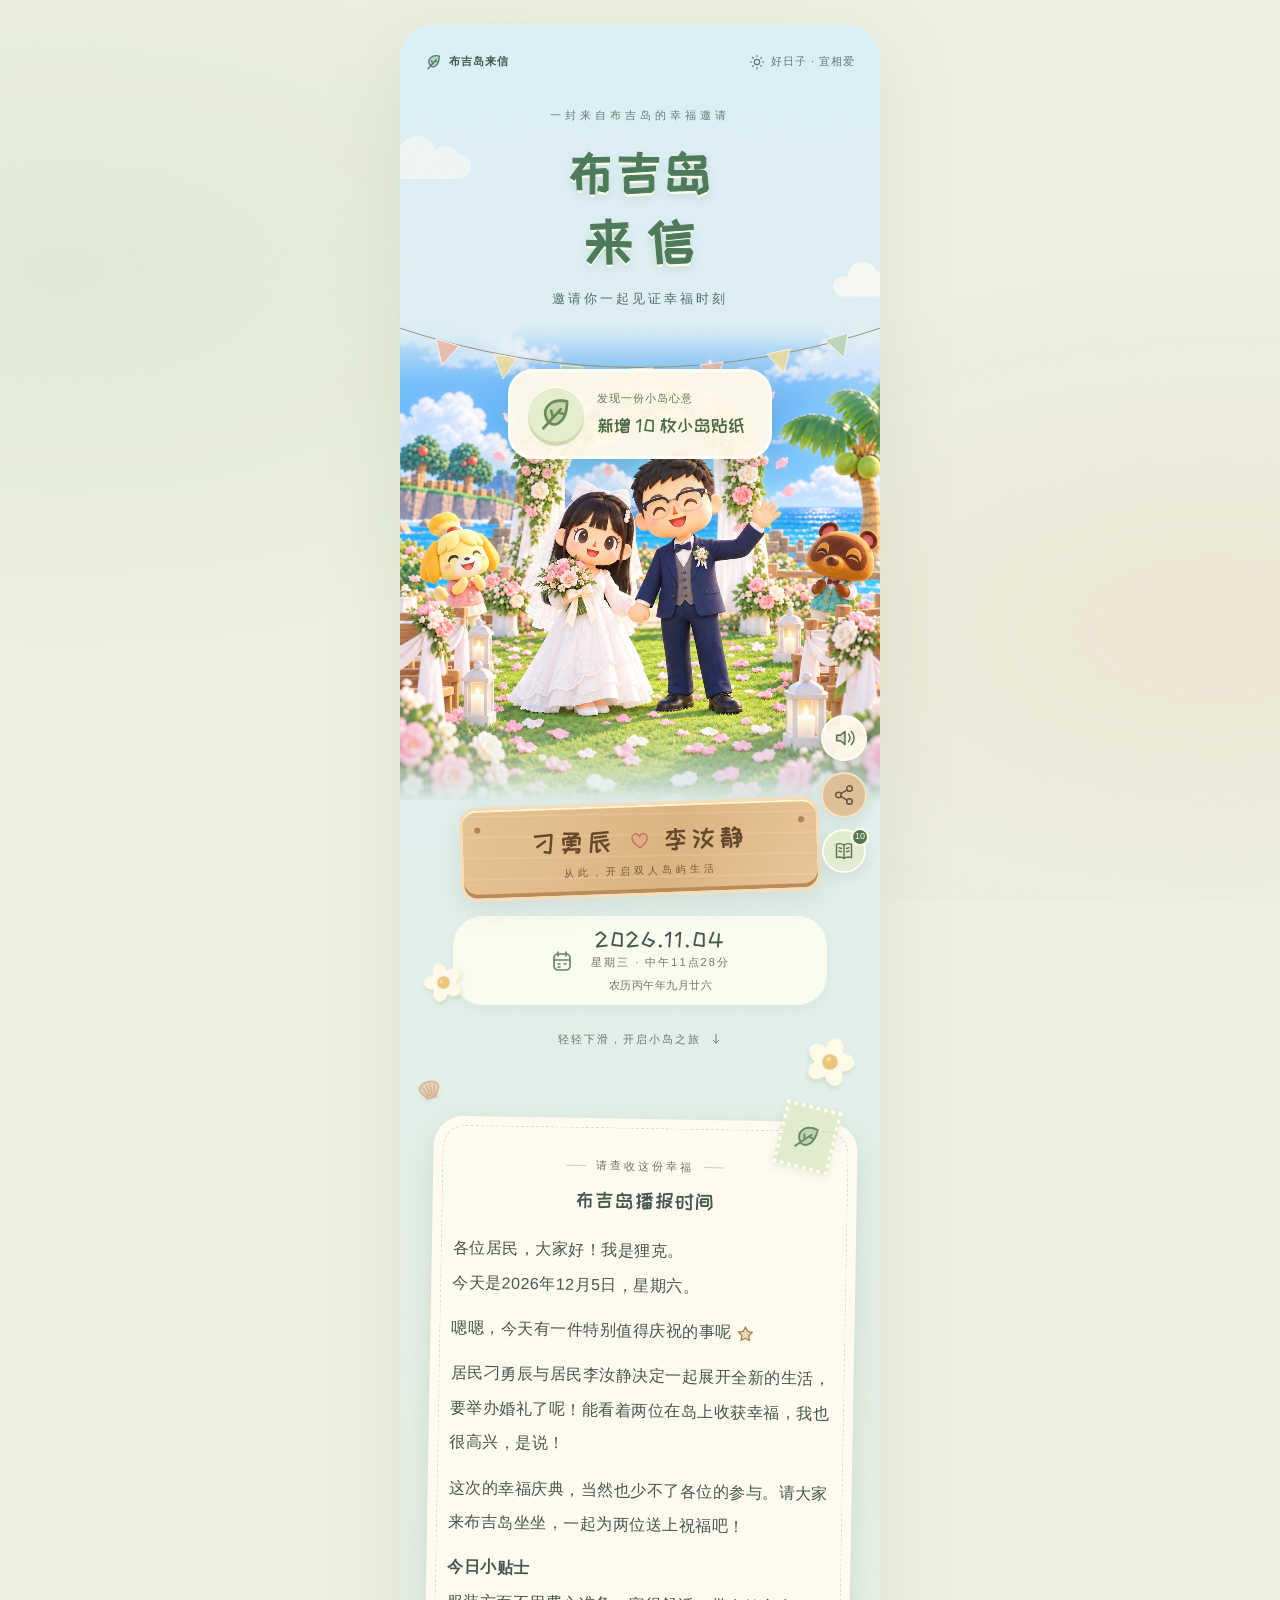
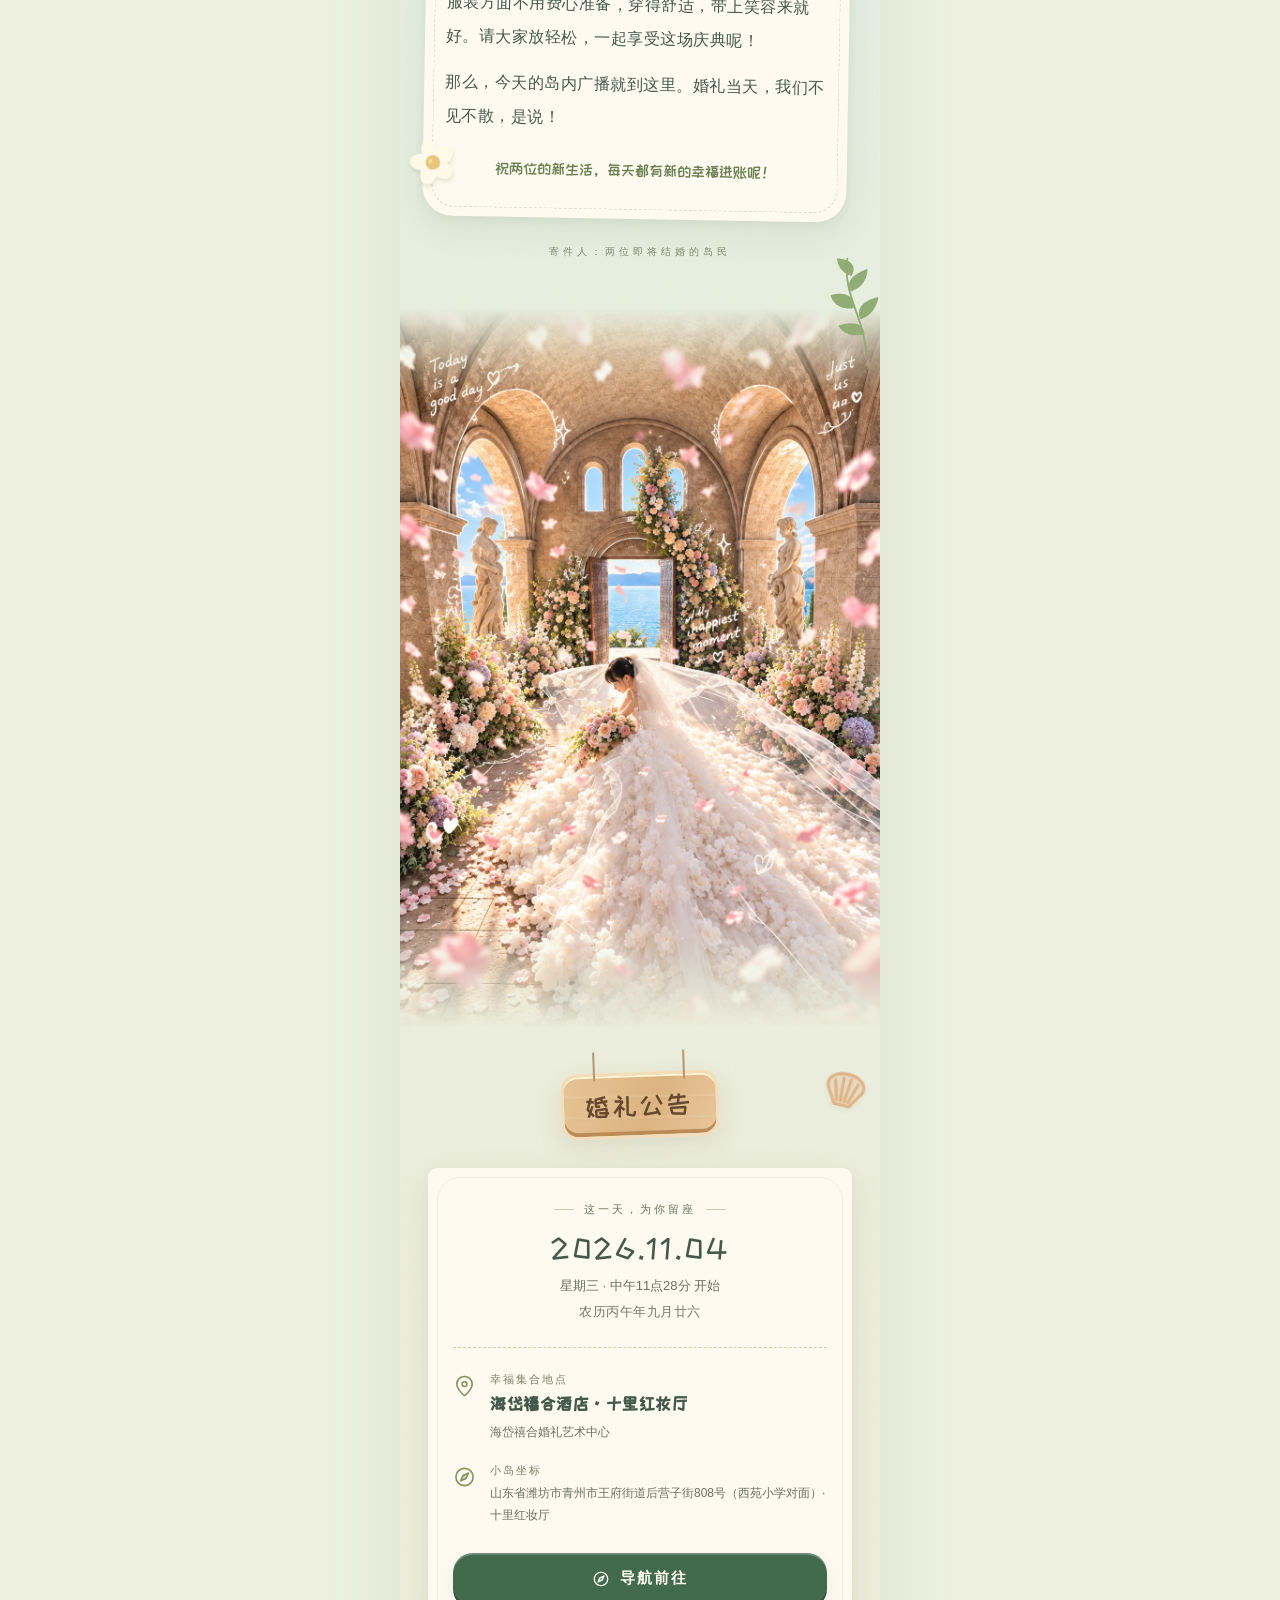
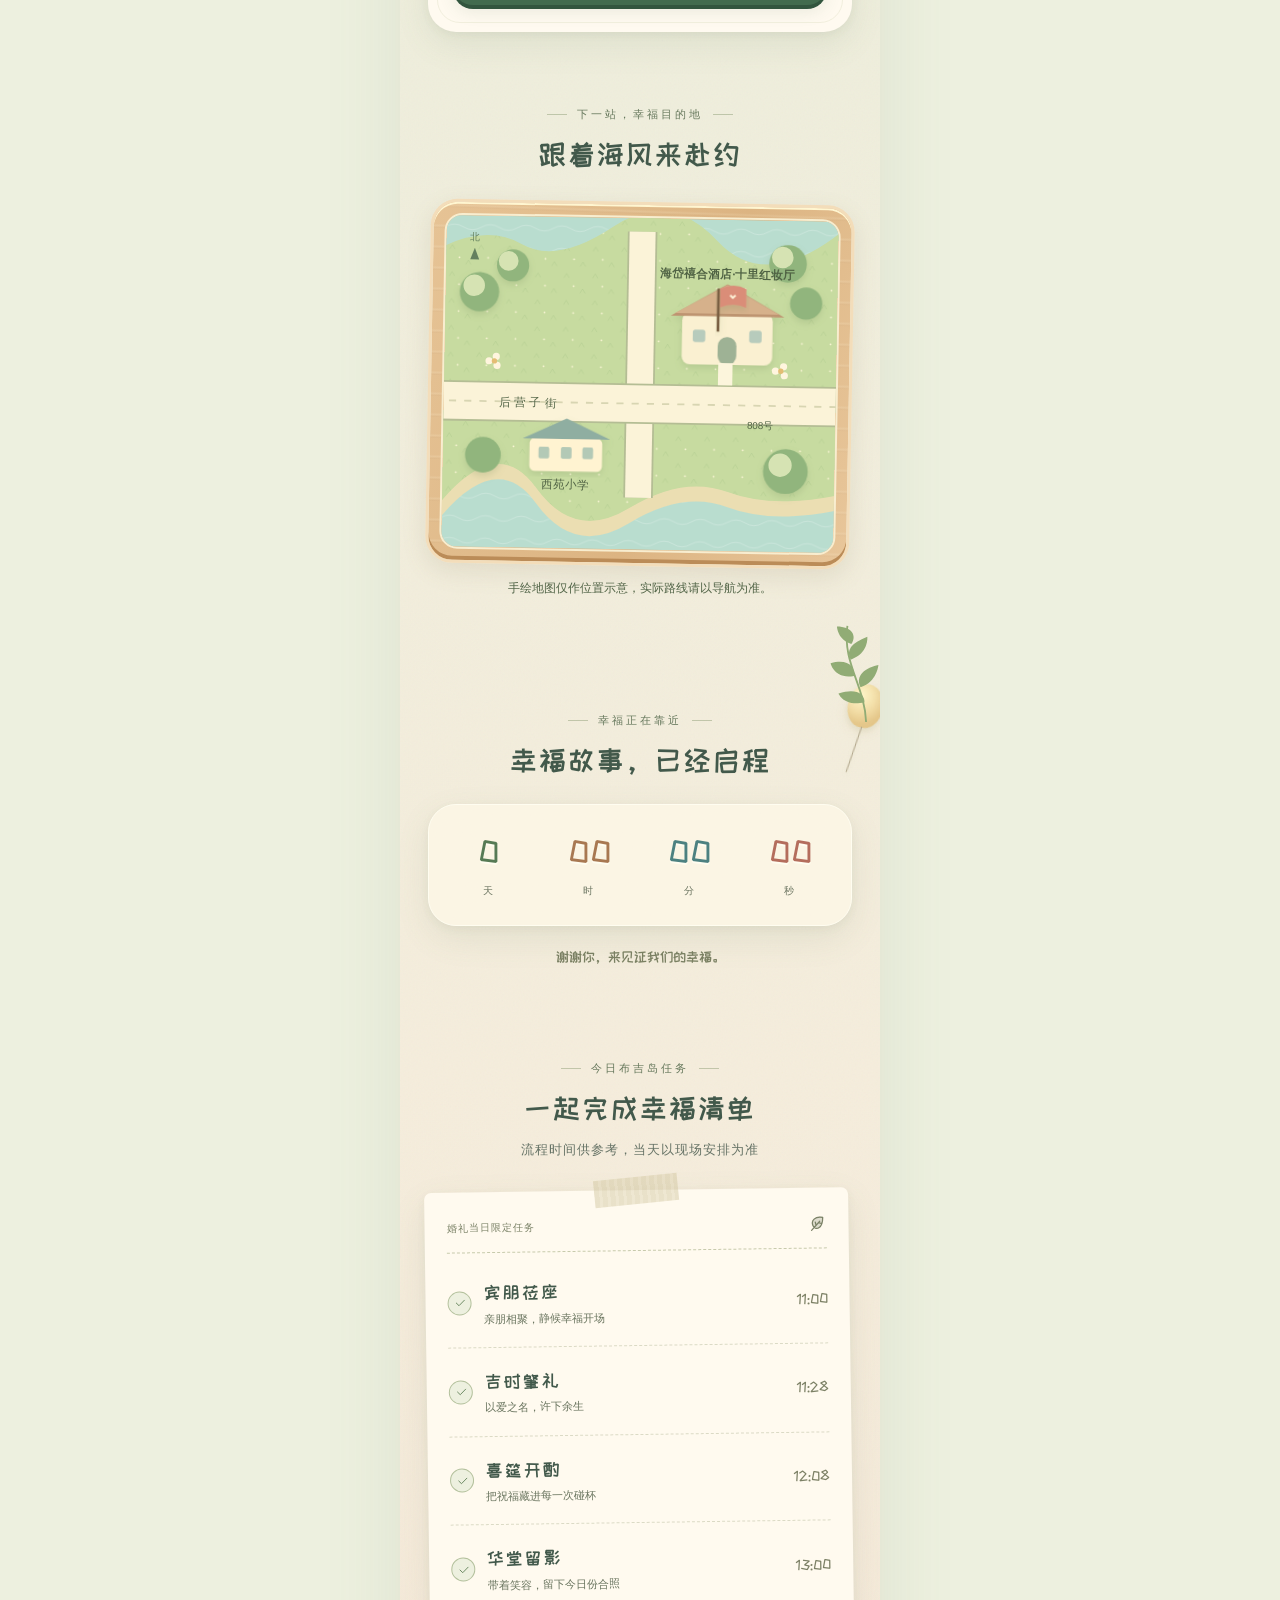
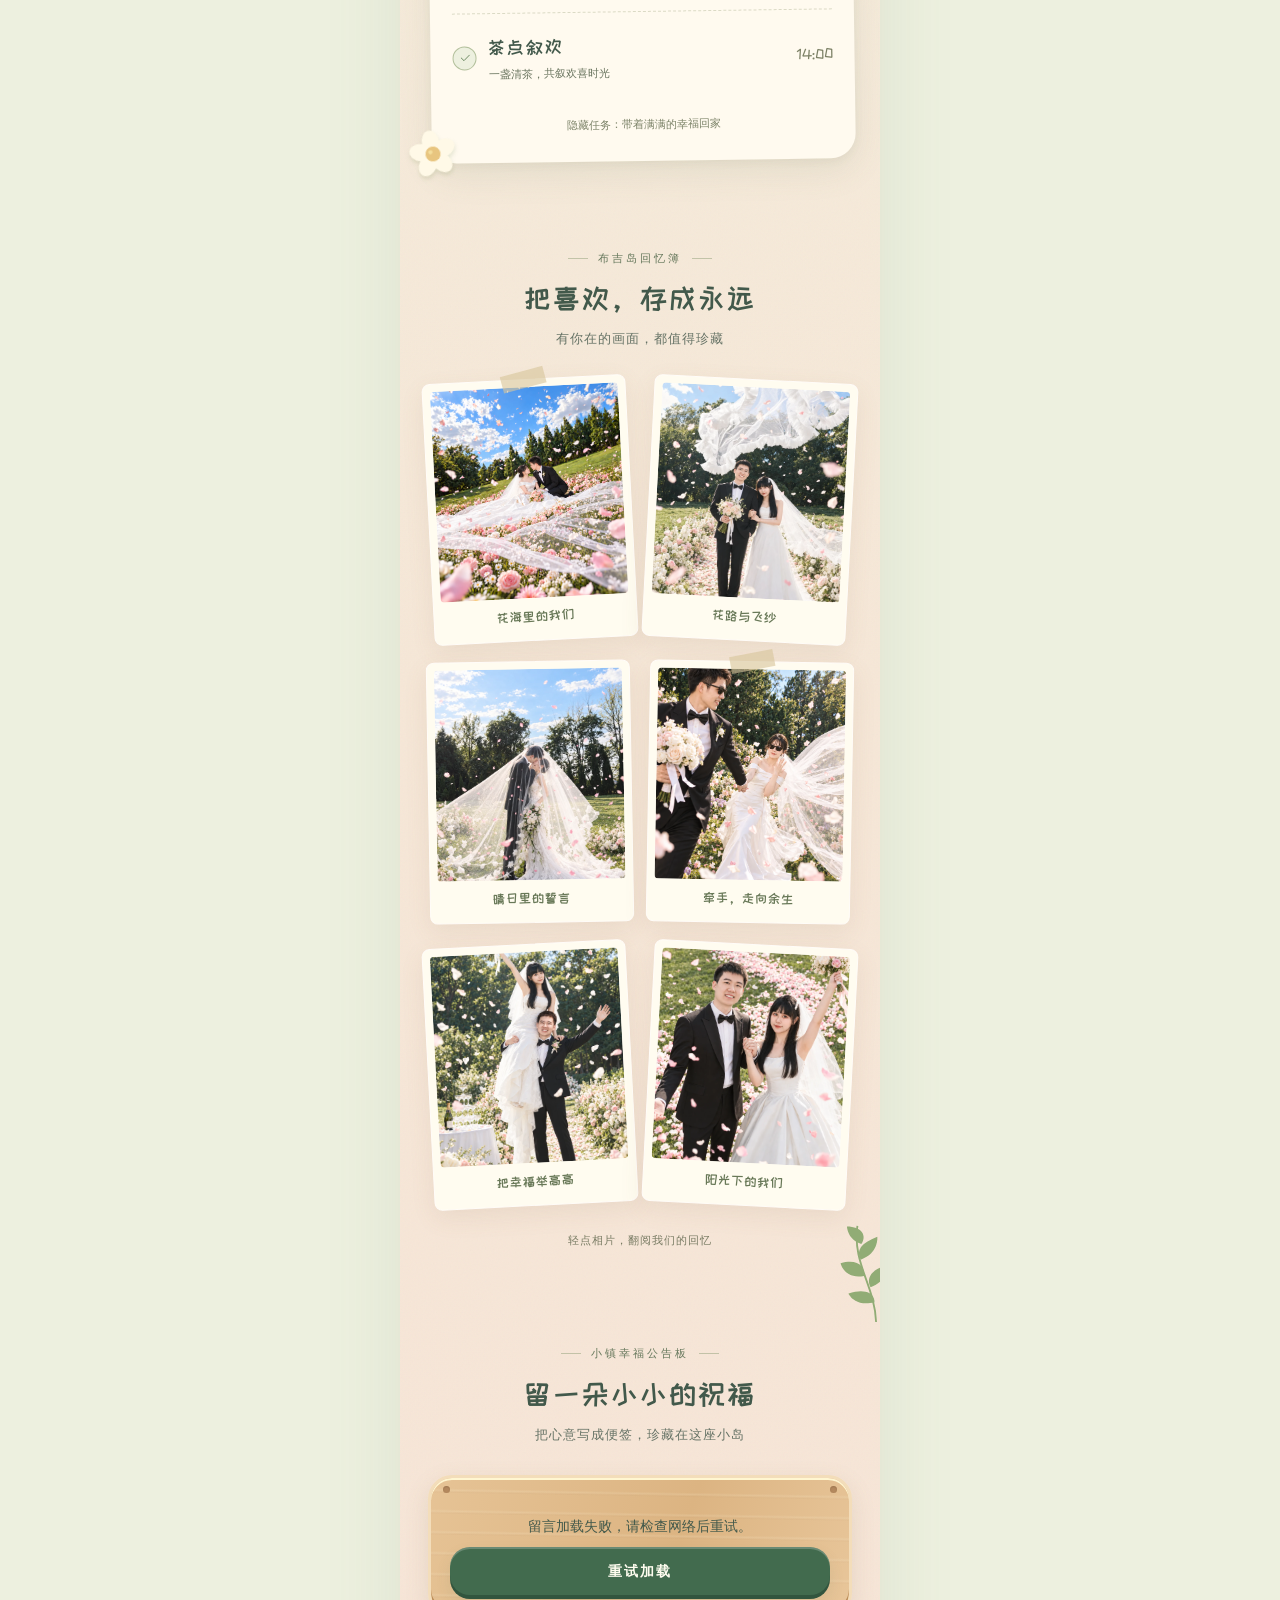
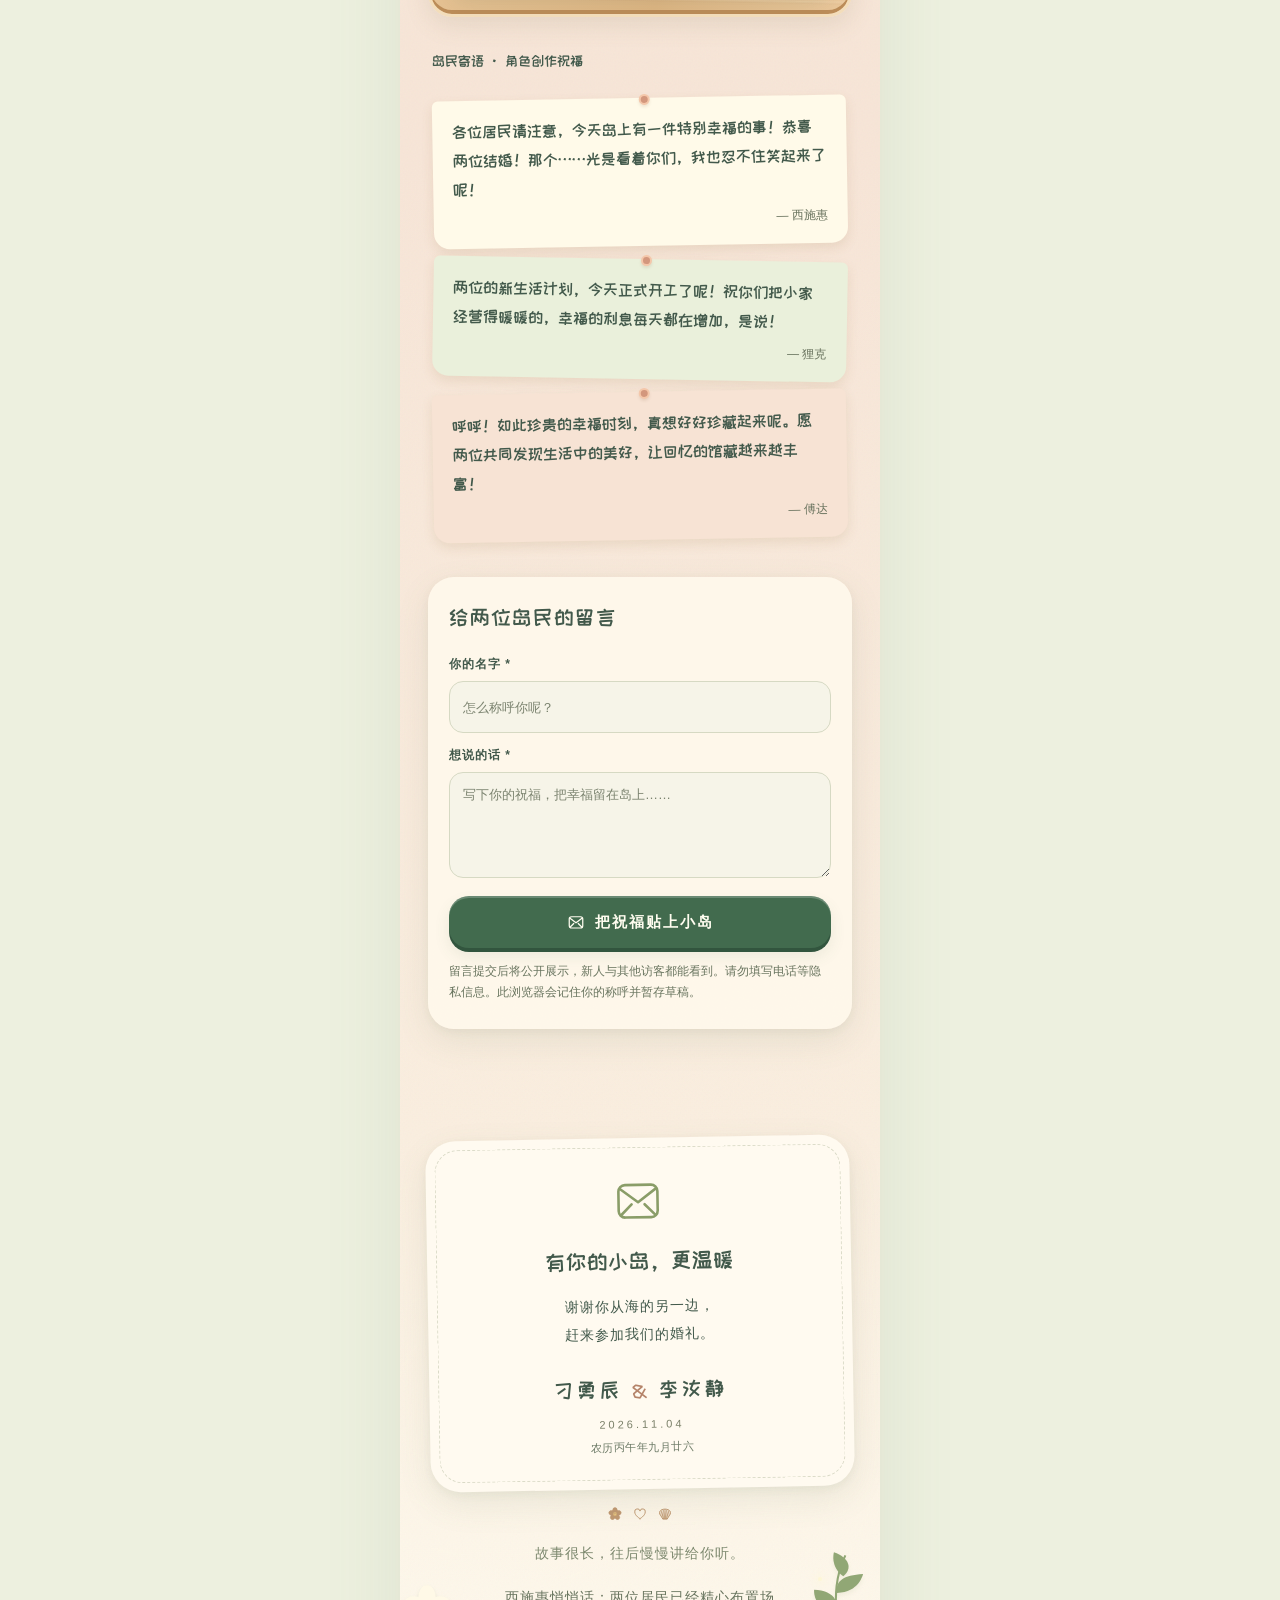
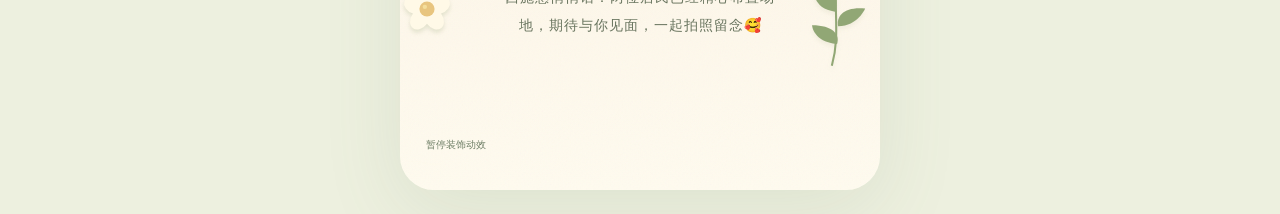
<file: index.html>
<!doctype html>
<html lang="zh-CN">
  <!-- 页面结构说明：正文可直接静态阅读；data-bind/data-date 由 main.js 填充，data-sticker 标记收集模块。 -->
  <head>
    <meta charset="UTF-8" />
    <meta
      name="viewport"
      content="width=device-width, initial-scale=1, viewport-fit=cover"
    />
    <meta name="theme-color" content="#dceff7" />
    <meta
      name="description"
      content="2026年11月4日 · 中午11点28分｜诚邀您相聚青州海岱禧合酒店·十里红妆厅，见证我们的幸福时刻"
    />
    <meta property="og:title" content="叮～有一封布吉岛来信📩" />
    <meta
      property="og:description"
      content="2026年11月4日 · 中午11点28分｜诚邀您相聚青州海岱禧合酒店·十里红妆厅，见证我们的幸福时刻"
    />
    <!-- 可修改：更换域名时，同步更新 canonical、og:url、og:image 及 CONFIG.share 的链接。 -->
    <meta property="og:type" content="website" />
    <meta property="og:locale" content="zh_CN" />
    <meta property="og:site_name" content="布吉岛来信" />
    <meta property="og:url" content="https://wedding.xxcfun.cn" />
    <meta
      property="og:image"
      content="https://wedding.xxcfun.cn/assets/island-share-hd.jpg"
    />
    <meta property="og:image:type" content="image/jpeg" />
    <meta property="og:image:secure_url" content="https://wedding.xxcfun.cn/assets/island-share-hd.jpg" />
    <meta property="og:image:width" content="1200" />
    <meta property="og:image:height" content="1200" />
    <meta
      property="og:image:alt"
      content="布吉岛来信：新人在海岛花拱下牵手，新郎挥手、新娘手捧鲜花，下方为新人姓名与婚期"
    />
    <link rel="canonical" href="https://wedding.xxcfun.cn" />
    <title>叮～有一封布吉岛来信📩</title>
    <!-- Tailwind CSS 3.4.17 离线编译，仅包含本页实际使用的工具类。 -->
    <!-- 首屏图片优先下载；下方封面 img 使用同一资源，避免高清图片等到解析正文时才开始请求。 -->
    <link rel="preload" href="assets/island-cover-hd.webp" as="image" type="image/webp" fetchpriority="high" />
    <!-- 完整样式加载完成后再展示页面，避免先出现简化样式。 -->
    <link rel="stylesheet" href="styles.css" />
    <!-- 并行下载，等 HTML 解析后按顺序执行；资源慢时不阻塞正文。 -->
    <!-- 脚本依赖顺序：加载兜底 → 暴露 createHeroMotion → 主交互读取 CONFIG 并连接各模块。 -->
    <script defer src="loader.js"></script>
    <script defer src="hero-motion.js"></script>
    <script defer src="main.js"></script>
  </head>
  <body>
    <a class="skip" href="#invitation">跳至请柬正文</a>
    <!-- 原创矢量图标库：装饰与结构图标使用统一圆角笔画，无 emoji 与官方图案。 -->
    <svg class="sprite" xmlns="http://www.w3.org/2000/svg" aria-hidden="true">
      <defs>
        <symbol id="i-leaf" viewBox="0 0 24 24">
          <path
            d="M19 4C9 2 3 8 6 15s13 4 13-11Z"
            fill="currentColor"
            opacity=".25"
          />
          <path d="M19 4C9 2 3 8 6 15s13 4 13-11ZM4 21 15 9m-5 5-1-4m4 1 4 1" />
        </symbol>
        <!-- 原创节点图标：海浪、远山、脚印、家与婚礼花拱，沿用圆润线条。 -->
        <symbol id="i-waves" viewBox="0 0 24 24">
          <path
            d="M2 9c2-3 4 3 7 0s5 3 8 0 4 0 5 0M2 14c2-3 4 3 7 0s5 3 8 0 4 0 5 0M2 19c2-3 4 3 7 0s5 3 8 0 4 0 5 0"
          />
          <circle cx="17" cy="4" r="2" />
        </symbol>
        <symbol id="i-mountains" viewBox="0 0 24 24">
          <path d="m2 20 7-15 7 15H2Zm11-6 4-8 5 14h-6M6 11l3 2 3-2" />
          <circle cx="4" cy="5" r="2" />
        </symbol>
        <symbol id="i-footsteps" viewBox="0 0 24 24">
          <ellipse cx="7" cy="8" rx="3" ry="5" transform="rotate(-20 7 8)" />
          <path d="m6 16 3-1 1 3-3 1Z" />
          <ellipse cx="17" cy="13" rx="3" ry="5" transform="rotate(20 17 13)" />
          <path d="m14 21 1-2 3 1-1 2Z" />
        </symbol>
        <symbol id="i-home" viewBox="0 0 24 24">
          <path d="m3 11 9-8 9 8M5 10v11h14V10M10 21v-6h4v6M16 4V2h3v5" />
          <path
            d="M12 12s-3-2-3-3a1.5 1.5 0 0 1 3-1 1.5 1.5 0 0 1 3 1c0 1-3 3-3 3Z"
          />
        </symbol>
        <symbol id="i-wedding-arch" viewBox="0 0 24 24">
          <path
            d="M4 21V10a8 8 0 0 1 16 0v11M7 21V10a5 5 0 0 1 10 0v11M2 21h7m6 0h7"
          />
          <circle cx="6" cy="5" r="2" />
          <circle cx="18" cy="5" r="2" />
          <path d="m4 11 3 2m10 0 3-2M10 3l2 2 2-2" />
        </symbol>
        <symbol id="i-heart" viewBox="0 0 24 24">
          <path
            d="M12 20S3 15 3 8.5A4.5 4.5 0 0 1 12 7a4.5 4.5 0 0 1 9 1.5C21 15 12 20 12 20Z"
          />
        </symbol>
        <symbol id="i-sun" viewBox="0 0 24 24">
          <circle cx="12" cy="12" r="4" />
          <path
            d="M12 2v2m0 16v2M2 12h2m16 0h2M5 5l1.5 1.5m11 11L19 19M19 5l-1.5 1.5m-11 11L5 19"
          />
        </symbol>
        <symbol id="i-flower" viewBox="0 0 48 48">
          <g fill="currentColor">
            <ellipse cx="24" cy="13" rx="8" ry="11" />
            <ellipse
              cx="24"
              cy="13"
              rx="8"
              ry="11"
              transform="rotate(72 24 24)"
            />
            <ellipse
              cx="24"
              cy="13"
              rx="8"
              ry="11"
              transform="rotate(144 24 24)"
            />
            <ellipse
              cx="24"
              cy="13"
              rx="8"
              ry="11"
              transform="rotate(216 24 24)"
            />
            <ellipse
              cx="24"
              cy="13"
              rx="8"
              ry="11"
              transform="rotate(288 24 24)"
            />
          </g>
          <circle cx="24" cy="24" r="7" fill="#e8c57f" />
          <circle cx="22" cy="22" r="2" fill="#f4de9c" />
        </symbol>
        <symbol id="i-shell" viewBox="0 0 24 24">
          <path
            d="m8 20-5-8C-1 1 25 1 21 12l-5 8Z"
            fill="currentColor"
            opacity=".25"
          />
          <path
            d="m8 20-5-8C-1 1 25 1 21 12l-5 8Zm1-2L6 8m5 10-1-12m3 12 1-12m1 12 3-10M8 20h8"
          />
        </symbol>
        <symbol id="i-star" viewBox="0 0 24 24">
          <path
            d="m12 3 2.8 5.8 6.5 1-4.7 4.6 1.1 6.5-5.7-3-5.7 3 1.1-6.5-4.7-4.6 6.5-1Z"
            fill="currentColor"
            opacity=".3"
          />
          <path
            d="m12 3 2.8 5.8 6.5 1-4.7 4.6 1.1 6.5-5.7-3-5.7 3 1.1-6.5-4.7-4.6 6.5-1Z"
          />
        </symbol>
        <symbol id="i-pin" viewBox="0 0 24 24">
          <path d="M20 10c0 6-8 12-8 12S4 16 4 10a8 8 0 1 1 16 0Z" />
          <circle cx="12" cy="10" r="2.5" />
        </symbol>
        <symbol id="i-calendar" viewBox="0 0 24 24">
          <rect x="4" y="5" width="16" height="16" rx="4" />
          <path d="M8 3v4m8-4v4M4 11h16m-12 4h2m4 0h2m-8 3h2" />
        </symbol>
        <symbol id="i-down" viewBox="0 0 24 24">
          <path d="M12 4v15m-5-5 5 5 5-5" />
        </symbol>
        <symbol id="i-arrow" viewBox="0 0 24 24">
          <path d="M4 12h15m-6-6 6 6-6 6" />
        </symbol>
        <symbol id="i-compass" viewBox="0 0 24 24">
          <circle cx="12" cy="12" r="9" />
          <path
            d="m16 8-2.5 5.5L8 16l2.5-5.5Z"
            fill="currentColor"
            opacity=".3"
          />
          <path d="m16 8-2.5 5.5L8 16l2.5-5.5Z" />
        </symbol>
        <symbol id="i-camera" viewBox="0 0 24 24">
          <path
            d="m8 6 1.5-3h5L16 6h3a2 2 0 0 1 2 2v10a2 2 0 0 1-2 2H5a2 2 0 0 1-2-2V8a2 2 0 0 1 2-2Z"
          />
          <circle cx="12" cy="12.5" r="4" />
          <path d="M17.5 9h.1" />
        </symbol>
        <symbol id="i-rings" viewBox="0 0 24 24">
          <circle cx="8" cy="14" r="6" />
          <circle cx="16" cy="14" r="6" />
          <path d="m9 4 3-3 3 3-3 4Z" fill="currentColor" opacity=".3" />
          <path d="m9 4 3-3 3 3-3 4Z" />
        </symbol>
        <symbol id="i-mail" viewBox="0 0 24 24">
          <rect x="3" y="5" width="18" height="15" rx="3" />
          <path d="m4 7 8 6 8-6m-16 12 5-5m11 5-5-5" />
        </symbol>
        <symbol id="i-flag" viewBox="0 0 24 24">
          <path d="M6 22V3m0 0c4-4 8 4 12 0v10c-4 4-8-4-12 0" />
          <path
            d="M6 3c4-4 8 4 12 0v10c-4 4-8-4-12 0"
            fill="currentColor"
            opacity=".3"
          />
        </symbol>
        <symbol id="i-check" viewBox="0 0 24 24">
          <path d="m5 12 5 5L20 7" />
        </symbol>
        <symbol id="i-close" viewBox="0 0 24 24">
          <path d="m6 6 12 12M6 18 18 6" />
        </symbol>
        <symbol id="i-share" viewBox="0 0 24 24">
          <circle cx="6" cy="12" r="3" />
          <circle cx="18" cy="5" r="3" />
          <circle cx="18" cy="19" r="3" />
          <path d="m8.5 10.5 7-4m-7 7 7 4" />
        </symbol>
        <symbol id="i-book" viewBox="0 0 24 24">
          <path
            d="M12 5C8 2 3 4 3 4v16s5-2 9 1c4-3 9-1 9-1V4s-5-2-9 1Zm0 0v16m-6-13 3 1m-3 3 3 1m6-4 3-1m-3 5 3-1"
          />
        </symbol>
        <symbol id="i-sprig" viewBox="0 0 80 120">
          <path
            d="M36 115C47 76 31 46 49 9"
            fill="none"
            stroke="currentColor"
            stroke-width="2"
          />
          <g fill="currentColor">
            <path d="M41 94C18 92 17 76 17 76c20 0 27 9 24 18Z" />
            <path d="M42 77c19 0 26-17 26-17-20-2-28 7-26 17Z" />
            <path d="M39 63C17 60 19 42 19 42c20 1 24 12 20 21Z" />
            <path d="M41 45c21 0 25-18 25-18-19 1-27 7-25 18Z" />
            <path d="M47 29C34 20 38 6 38 6c15 5 18 16 9 23Z" />
          </g>
        </symbol>
        <symbol id="i-petal" viewBox="0 0 24 24">
          <path d="M19 4C10 1 0 8 6 15s15 4 13-11Z" fill="currentColor" />
        </symbol>
        <symbol id="i-butterfly" viewBox="0 0 24 24">
          <path
            d="M12 10C7-1 0 5 4 12c-5 8 5 11 8 2 3 9 13 6 8-2 4-7-3-13-8-2Z"
            fill="currentColor"
            opacity=".65"
          />
          <path d="M12 9v9m0-8L9 5m3 5 3-5" />
        </symbol>
        <symbol id="i-dandelion" viewBox="0 0 24 24">
          <path
            d="M12 22V9m0 3-6-6m6 6 6-6m-6 6V3m0 9-8-1m8 1 8-1M4 4l4 1-3 3m11-3 4-1-1 4M9 3l3-2 3 2"
          />
        </symbol>
      </defs>
    </svg>
    <!-- 欢迎层只作开场提示，CSS 与两个脚本均有退场路径；不会锁住正文滚动。 -->
    <div
      class="loader"
      id="loader"
      role="status"
      aria-label="欢迎来到我们的布吉岛"
    >
      <svg class="loader-art icon" aria-hidden="true">
        <use href="#i-leaf" />
      </svg>
      <div class="loader-title">欢迎来到我们的布吉岛</div>
      <div class="loader-dots" aria-hidden="true"><i></i><i></i><i></i></div>
    </div>
    <!-- 十个 section 按阅读顺序组成长卷；每个 data-sticker 编号对应 main.js 中 stickerDefs 的索引。 -->
    <main class="roll mx-auto w-full relative" id="island">
      <!-- 模块一：可修改首屏标题、副标题；姓名、日期由 CONFIG 统一填写。 -->
      <section class="hero" data-sticker="0" aria-labelledby="cover-title">
        <div class="topline">
          <div class="island-brand">
            <svg class="icon mini" aria-hidden="true">
              <use href="#i-leaf" /></svg
            >布吉岛来信
          </div>
          <div class="weather">
            <svg class="icon" aria-hidden="true"><use href="#i-sun" /></svg
            >好日子 · 宜相爱
          </div>
        </div>
        <div class="cloud cloud-a" aria-hidden="true"></div>
        <div class="cloud cloud-b" aria-hidden="true"></div>
        <div class="cover-copy">
          <div class="edition">一封来自布吉岛的幸福邀请</div>
          <h1 id="cover-title">
            <span>布吉岛</span><span class="second-line">来信</span>
          </h1>
          <p class="cover-subtitle">邀请你一起见证幸福时刻</p>
        </div>
        <div class="hero-art" id="lawn">
          <div class="hero-scene" id="hero-scene">
            <img
              id="hero-image"
              src="assets/island-cover-hd.webp"
              width="1254"
              height="1254"
              fetchpriority="high"
              alt="蓝天海岛婚礼：新人牵手站在玫瑰花拱下，新郎挥手打招呼，新娘手捧鲜花，两侧是可爱的动物伙伴"
            />
            <canvas id="hero-motion" class="hero-motion" aria-hidden="true"></canvas>
          </div>
          <svg class="pennants" viewBox="0 0 480 60" aria-hidden="true">
            <path
              d="M-10 3Q240 88 490 3"
              fill="none"
              stroke="#968765"
              stroke-width="1"
            />
            <g stroke="#fff8e9" stroke-width="1">
              <path d="m36 17 23 7-17 19Z" fill="#e9b6a4" />
              <path d="m94 32 23 4-14 21Z" fill="#eddb9a" />
              <path d="m160 43 23 2-13 20Z" fill="#b9cfb3" />
              <path d="m230 47 23-1-11 21Z" fill="#f4e7cb" />
              <path d="m300 43 23-3-8 23Z" fill="#e9b6a4" />
              <path d="m367 32 23-5-6 24Z" fill="#eddb9a" />
              <path d="m425 18 23-7-4 25Z" fill="#b9cfb3" />
            </g>
          </svg>
        </div>
        <div class="name-plaque wood">
          <div class="couple-names">
            <span data-bind="groom">刁勇辰</span
            ><svg class="icon" aria-hidden="true"><use href="#i-heart" /></svg
            ><span data-bind="bride">李汝静</span>
          </div>
          <div class="plaque-caption">从此，开启双人岛屿生活</div>
        </div>
        <div class="date-ticket">
          <svg class="icon" aria-hidden="true"><use href="#i-calendar" /></svg>
          <div>
            <div class="date-number" data-date="short">2026.11.04</div>
            <div class="date-week" data-date="week">星期三 · 中午11点28分</div>
            <div class="lunar-date" data-lunar>农历丙午年九月廿六</div>
          </div>
        </div>
        <a class="scroll-hint" href="#invitation"
          >轻轻下滑，开启小岛之旅<svg class="icon" aria-hidden="true">
            <use href="#i-down" /></svg
        ></a>
        <svg class="decoration flower-deco flower-left" aria-hidden="true">
          <use href="#i-flower" /></svg
        ><svg class="decoration flower-deco flower-right" aria-hidden="true">
          <use href="#i-flower" /></svg
        ><svg class="decoration icon shell-deco" aria-hidden="true">
          <use href="#i-shell" />
        </svg>
      </section>
      <!-- 模块二：可修改请柬正文。 -->
      <section
        class="section invitation"
        id="invitation"
        data-sticker="1"
        aria-label="小岛邀请信"
      >
        <div class="paper letter reveal">
          <div class="stamp" aria-hidden="true">
            <svg class="icon"><use href="#i-leaf" /></svg>
          </div>
          <div class="eyebrow">请查收这份幸福</div>
          <!-- 可修改：岛内播报文案；姓名、婚期和地点自动读取 CONFIG，今日日期按北京时间更新。 -->
          <h2 class="letter-greeting">布吉岛播报时间</h2>
          <div class="island-broadcast">
            <p>
              各位居民，大家好！我是狸克。<br />今天是<span
                id="broadcast-today"
              >美好的相聚前夕</span
              >。
            </p>
            <p>
              嗯嗯，今天有一件特别值得庆祝的事呢
              <svg class="icon mini" aria-hidden="true">
                <use href="#i-star" />
              </svg>
            </p>
            <p>
              居民<span data-bind="groom">刁勇辰</span>与居民<span
                data-bind="bride"
              >李汝静</span
              >决定一起展开全新的生活，要举办婚礼了呢！能看着两位在岛上收获幸福，我也很高兴，是说！
            </p>
            <p>
              这次的幸福庆典，当然也少不了各位的参与。请大家来布吉岛坐坐，一起为两位送上祝福吧！
            </p>
            <!-- <div class="broadcast-details">
              <p>
                <strong>仪式时间</strong><br /><span
                  id="broadcast-wedding-date"
                ></span
                ><br /><span data-bind="timeLabel"></span>
              </p>
              <p>
                <strong>仪式地点</strong><br /><span data-bind="venue"></span
                ><br /><span data-bind="address"></span>
              </p>
            </div> -->
            <p>
              <strong>今日小贴士</strong
              ><br />服装方面不用费心准备，穿得舒适，带上笑容来就好。请大家放轻松，一起享受这场庆典呢！
            </p>
            <p>那么，今天的岛内广播就到这里。婚礼当天，我们不见不散，是说！</p>
          </div>
          <div class="letter-sign">祝两位的新生活，每天都有新的幸福进账呢！</div>
          <svg class="decoration flower-deco" aria-hidden="true">
            <use href="#i-flower" />
          </svg>
        </div>
        <div class="letter-footer">寄件人：两位即将结婚的岛民</div>
        <svg class="cross-sprig" aria-hidden="true">
          <use href="#i-sprig" />
        </svg>
      </section>
      <!-- 模块三：完整婚纱照，上下边缘渐隐至长卷背景。 -->
      <section
        class="section wedding-portrait"
        id="story"
        data-sticker="2"
        aria-label="我们的婚纱照"
      >
        <img
          class="wedding-portrait-image"
          src="assets/wedding-chapel.webp"
          width="1024"
          height="1536"
          alt="海边教堂的花海与飘落花瓣中，新娘身着铺展的白色婚纱"
          loading="lazy"
          decoding="async"
        />
      </section>
      <!-- 模块四：酒店名称、地址、时间统一由 CONFIG 修改。 -->
      <section
        class="section info"
        id="wedding"
        data-sticker="3"
        aria-labelledby="info-title"
      >
        <h2 id="info-title" class="wood hanging-title reveal">婚礼公告</h2>
        <div class="paper info-paper reveal">
          <div class="eyebrow">这一天，为你留座</div>
          <div class="info-date" data-date="short">2026.11.04</div>
          <div class="info-time" data-date="long">星期三 · 中午11点28分 开始</div>
          <div class="lunar-date info-lunar" data-lunar>农历丙午年九月廿六</div>
          <hr class="dotted-rule" />
          <div class="detail-row">
            <svg class="icon" aria-hidden="true"><use href="#i-pin" /></svg>
            <div>
              <div class="detail-label">幸福集合地点</div>
              <h3 class="detail-value" data-bind="venue">海岱禧合酒店·十里红妆厅</h3>
              <p class="detail-small">
                <span data-bind="venueFull">海岱禧合婚礼艺术中心</span>
              </p>
            </div>
          </div>
          <div class="detail-row">
            <svg class="icon" aria-hidden="true"><use href="#i-compass" /></svg>
            <div>
              <div class="detail-label">小岛坐标</div>
              <p class="detail-small" data-bind="address">
                山东省潍坊市青州市王府街道后营子街808号（西苑小学对面）· 十里红妆厅
              </p>
            </div>
          </div>
          <!-- 导航链接保留 Android 高德协议作为静态初值，运行后由脚本识别 iOS 与微信环境。 -->
          <div class="info-actions">
            <a
              class="btn press"
              data-navigate
              href="androidamap://navi?sourceApplication=bujiWedding&amp;poiname=%E6%B5%B7%E5%B2%B1%E7%A6%A7%E5%90%88%E5%A9%9A%E7%A4%BC%E8%89%BA%E6%9C%AF%E4%B8%AD%E5%BF%83&amp;lat=36.694075&amp;lon=118.457025&amp;dev=0&amp;style=2"
            >
              <svg class="icon mini" aria-hidden="true">
                <use href="#i-compass" /></svg
              >导航前往</a
            >
          </div>
        </div>
        <svg class="decoration icon" aria-hidden="true">
          <use href="#i-shell" />
        </svg>
      </section>
      <!-- 模块五：原创手绘示意地图内嵌为 SVG 图片；不加载第三方地图 SDK。 -->
      <section
        class="section location"
        id="location"
        data-sticker="4"
        aria-labelledby="map-title"
      >
        <header class="section-head reveal">
          <div class="eyebrow">下一站，幸福目的地</div>
          <h2 id="map-title">跟着海风来赴约</h2>
        </header>
        <div class="map-frame wood reveal">
          <img
            id="location-map"
            width="440"
            height="370"
            loading="lazy"
            alt="海岱禧合酒店·十里红妆厅手绘位置示意图，标有后营子街808号及西苑小学"
          />
        </div>
        <p class="map-caption">手绘地图仅作位置示意，实际路线请以导航为准。</p>
        <svg class="cross-sprig" aria-hidden="true">
          <use href="#i-sprig" />
        </svg>
      </section>
      <!-- 模块六：倒计时绑定 CONFIG.date，包含中国时区；婚期已到后自动切换文案。 -->
      <section
        class="section countdown"
        id="countdown"
        data-sticker="5"
        aria-labelledby="count-title"
      >
        <header class="section-head reveal">
          <div class="eyebrow">幸福正在靠近</div>
          <h2 id="count-title">距离婚礼还有</h2>
        </header>
        <div
          class="countdown-panel reveal"
          role="timer"
          aria-label="婚礼倒计时"
        >
          <div class="time-cell">
            <span class="time-num" id="days">0</span
            ><span class="time-unit">天</span>
          </div>
          <div class="time-cell">
            <span class="time-num" id="hours">00</span
            ><span class="time-unit">时</span>
          </div>
          <div class="time-cell">
            <span class="time-num" id="minutes">00</span
            ><span class="time-unit">分</span>
          </div>
          <div class="time-cell">
            <span class="time-num" id="seconds">00</span
            ><span class="time-unit">秒</span>
          </div>
        </div>
        <p class="countdown-note" id="countdown-note">
          把期待装进口袋，我们很快见。
        </p>
        <div class="decoration balloon floating" aria-hidden="true"></div>
      </section>
      <!-- 模块七：可在 CONFIG.agenda 修改流程与时刻。 -->
      <section
        class="section agenda"
        id="agenda"
        data-sticker="6"
        aria-labelledby="agenda-title"
      >
        <header class="section-head reveal">
          <div class="eyebrow">今日布吉岛任务</div>
          <h2 id="agenda-title">一起完成幸福清单</h2>
          <p class="subcopy">流程时间供参考，当天以现场安排为准</p>
        </header>
        <div class="task-paper reveal">
          <div class="task-top">
            <span>婚礼当日限定任务</span
            ><svg class="icon mini" aria-hidden="true">
              <use href="#i-leaf" />
            </svg>
          </div>
          <ol class="task-list" id="task-list"></ol>
          <p class="task-footer">隐藏任务：带着满满的幸福回家</p>
        </div>
        <svg class="decoration flower-deco" aria-hidden="true">
          <use href="#i-flower" />
        </svg>
      </section>
      <!-- 模块八：6 张相册照片路径与说明在 CONFIG.photos 修改；未填时显示原创插画占位。 -->
      <section
        class="section album"
        id="album"
        data-sticker="7"
        aria-labelledby="album-title"
      >
        <header class="section-head reveal">
          <div class="eyebrow">布吉岛回忆簿</div>
          <h2 id="album-title">把喜欢，存成永远</h2>
          <p class="subcopy">有你在的画面，都值得珍藏</p>
        </header>
        <div class="photo-grid" id="photo-grid"></div>
        <p class="album-tip">轻点相片，翻阅我们的回忆</p>
        <svg class="cross-sprig" aria-hidden="true">
          <use href="#i-sprig" />
        </svg>
      </section>
      <!-- 模块九：由 PHP + SQLite 提供共享留言。 -->
      <section
        class="section wishes"
        id="wishes"
        data-sticker="8"
        aria-labelledby="wishes-title"
      >
        <header class="section-head reveal">
          <div class="eyebrow">小镇幸福公告板</div>
          <h2 id="wishes-title">留一朵小小的祝福</h2>
          <p class="subcopy">把心意写成便签，珍藏在这座小岛</p>
        </header>
        <div class="bulletin wood reveal">
          <div class="notes" id="notes" aria-busy="false"></div>
          <p class="wish-status" id="wish-status" role="status" aria-live="polite">小岛正在等待你的祝福。</p>
          <div class="wish-actions"><button class="btn press" id="wish-refresh" type="button">刷新祝福</button><button class="btn press" id="wish-more" type="button" hidden>查看更多祝福</button></div>
        </div>
        <div class="islander-wishes"><h3 class="islander-wishes-title">岛民寄语 · 角色创作祝福</h3><div class="notes" id="islander-notes"></div></div>
        <!-- 服务端成功后才确认提交；失败保留输入和重试标识。 -->
        <form class="wish-form reveal" id="wish-form" aria-describedby="wish-storage-help" novalidate>
          <h3 class="form-title">给两位岛民的留言</h3>
          <label for="guest-name"
            >你的名字 <span aria-hidden="true">*</span></label
          ><input
            id="guest-name"
            name="name"
            autocomplete="name"
            required
            maxlength="20"
            placeholder="怎么称呼你呢？"
            aria-describedby="name-error"
          />
          <p class="error" id="name-error"></p>
          <label for="guest-wish"
            >想说的话 <span aria-hidden="true">*</span></label
          ><textarea
            id="guest-wish"
            name="wish"
            required
            maxlength="160"
            placeholder="写下你的祝福，把幸福留在岛上……"
            aria-describedby="wish-error"
          ></textarea>
          <p class="error" id="wish-error"></p>
          <button class="btn press" type="submit">
            <svg class="icon mini" aria-hidden="true">
              <use href="#i-mail" /></svg
            >把祝福贴上小岛
          </button>
          <p class="form-help" id="wish-storage-help">留言提交后将公开展示，新人与其他访客都能看到。请勿填写电话等隐私信息。此浏览器会记住你的称呼并暂存草稿。</p>
          <p class="error" id="form-error" role="alert"></p>
        </form>
      </section>
      <!-- 模块十：可修改致谢文案；落款与日期自动同步。 -->
      <section
        class="section farewell"
        id="thanks"
        data-sticker="9"
        aria-labelledby="thanks-title"
      >
        <div class="water-glow" aria-hidden="true"></div>
        <span class="firefly glimmer-near" aria-hidden="true"></span
        ><span class="firefly glimmer-far" aria-hidden="true"></span>
        <div class="paper reveal">
          <svg class="scene-icon icon" aria-hidden="true">
            <use href="#i-mail" />
          </svg>
          <h2 id="thanks-title">有你的小岛，更温暖</h2>
          <p>谢谢你从海的另一边，<br />赶来参加我们的婚礼。</p>
          <div class="farewell-names">
            <span data-bind="groom">刁勇辰</span>
            <span class="farewell-ampersand">&</span>
            <span data-bind="bride">李汝静</span>
          </div>
          <div class="farewell-date" data-date="short">2026.11.04</div>
          <div class="lunar-date" data-lunar>农历丙午年九月廿六</div>
        </div>
        <div class="footer-mini" aria-hidden="true">
          <svg class="icon"><use href="#i-flower" /></svg
          ><svg class="icon"><use href="#i-heart" /></svg
          ><svg class="icon"><use href="#i-shell" /></svg>
        </div>
        <p class="postscript">故事很长，往后慢慢讲给你听。</p>
        <!-- 可修改或删除：请柬末尾的额外彩蛋文案。 -->
        <p class="island-whisper">
          西施惠悄悄话：两位居民已经精心布置场地，期待与你见面，一起拍照留念🥰
        </p>
        <svg class="decoration flower-deco" aria-hidden="true">
          <use href="#i-flower" /></svg
        ><svg class="decoration footer-sprig" aria-hidden="true">
          <use href="#i-sprig" /></svg
        ><button
          type="button"
          class="ambient-toggle press"
          id="ambient-toggle"
          aria-pressed="false"
        >
          暂停装饰动效
        </button>
      </section>
    </main>
    <!-- 全屏前景装饰容器；粒子节点由主脚本按硬件能力生成，不参与读屏和交互。 -->
    <div class="particles" aria-hidden="true">
      <div class="particle-wrap" id="particles"></div>
    </div>
    <!-- 默认尝试播放背景音乐；浏览器拦截时首次交互后播放，音乐按钮可暂停或继续。 -->
    <audio id="bgm" loop muted preload="none" playsinline></audio>
    <!-- 固定工具按钮用稳定 ID 绑定事件，aria-pressed 由脚本同步音乐实际状态。 -->
    <div class="tool-group" aria-label="小岛工具">
      <button
        type="button"
        id="music-btn"
        class="tool press"
        aria-label="开启背景音乐"
        aria-pressed="false"
      >
        <svg class="icon" viewBox="0 0 24 24" aria-hidden="true">
          <path d="M4 9h4l5-4v14l-5-4H4Z" fill="currentColor" opacity=".2" />
          <path d="M4 9h4l5-4v14l-5-4H4Z" />
          <g class="sound-waves">
            <path d="M17 8c2 2 2 6 0 8m3-11c4 4 4 10 0 14" />
          </g>
          <path class="mute-slash" d="m17 10 4 4m0-4-4 4" />
        </svg>
      </button>
      <button
        type="button"
        id="share-btn"
        class="tool share-tool press"
        aria-label="分享婚礼邀请图片"
      >
        <svg class="icon" aria-hidden="true"><use href="#i-share" /></svg>
      </button>
      <button
        type="button"
        id="atlas-btn"
        class="tool atlas-tool press"
        aria-label="打开小岛贴纸图鉴，已收集0枚"
      >
        <svg class="icon" aria-hidden="true"><use href="#i-book" /></svg
        ><span class="tool-count" id="sticker-count" aria-hidden="true">0</span>
      </button>
    </div>
    <!-- 复用的轻提示节点；polite 让读屏在合适时机播报，避免打断正在阅读的内容。 -->
    <div
      id="toast"
      class="toast"
      role="status"
      aria-live="polite"
      aria-atomic="true"
    ></div>
    <!-- 仅供读屏播报收集进度；视觉发现提示和飞行动画使用另行创建的临时节点。 -->
    <div
      id="collection-status"
      class="sr-only"
      role="status"
      aria-live="polite"
      aria-atomic="true"
    ></div>
    <!-- 图片弹窗支持触摸、鼠标滚轮、键盘和可见按钮；背景磨砂，页面不写入 overflow:hidden。 -->
    <div
      class="lightbox"
      id="lightbox"
      role="dialog"
      aria-modal="true"
      aria-labelledby="lightbox-caption"
      hidden
    >
      <div class="lightbox-inner">
        <div class="lightbox-frame wood">
          <img id="lightbox-image" alt="" width="640" height="800" />
          <p class="lightbox-caption" id="lightbox-caption"></p>
          <p class="lightbox-count" id="lightbox-count" aria-live="polite"></p>
        </div>
        <div class="gallery-controls">
          <button class="press" type="button" id="photo-prev">上一张回忆</button
          ><button class="press" type="button" id="photo-next">
            下一张回忆
          </button>
        </div>
        <button
          class="close-round lightbox-close press"
          type="button"
          id="photo-close"
          aria-label="关闭照片预览"
        >
          <svg class="icon" aria-hidden="true"><use href="#i-close" /></svg>
        </button>
        <p class="lightbox-hint">左右滑动 / 滚轮翻阅，也可使用上下方按钮</p>
      </div>
    </div>
    <!-- 图鉴弹窗的格子与进度由 collected 集合生成；hidden/open 与相册共用弹窗生命周期。 -->
    <div
      class="lightbox atlas-dialog"
      id="atlas-dialog"
      role="dialog"
      aria-modal="true"
      aria-labelledby="atlas-title"
      hidden
    >
      <div class="lightbox-inner">
        <h2 id="atlas-title">小岛贴纸图鉴</h2>
        <p class="atlas-intro">每次来岛都能重收，慢慢逛，每站都有小礼物。</p>
        <div class="atlas-grid" id="atlas-grid"></div>
        <p class="atlas-progress" id="atlas-progress"></p>
        <button
          class="close-round lightbox-close press"
          type="button"
          id="atlas-close"
          aria-label="关闭贴纸图鉴"
        >
          <svg class="icon" aria-hidden="true"><use href="#i-close" /></svg>
        </button>
      </div>
    </div>
    <!-- 图片邀请分享：长按保存原图，再通过微信相册发送。 -->
    <div
      id="share-guide"
      class="lightbox share-dialog"
      role="dialog"
      aria-modal="true"
      aria-labelledby="share-guide-title"
      hidden
    >
      <div class="lightbox-inner share-inner">
        <button
          class="close-round share-close press"
          type="button"
          id="share-close"
          aria-label="关闭请柬分享"
        >
          <svg class="icon" aria-hidden="true"><use href="#i-close" /></svg>
        </button>
        <div class="eyebrow">小岛来信 · 邀你赴约</div>
        <h2 id="share-guide-title">把这份幸福寄给你</h2>
        <p class="share-hint" id="share-instructions">
          长按下方图片，把这份幸福邀请存进相册
        </p>
        <!-- 邀请图在点击分享后加载；离线备用数据放在独立脚本中，避免增加首屏 HTML 体积。 -->
        <div class="share-poster-frame">
          <img
            class="share-poster"
            id="share-poster"
            loading="lazy"
            width="1080"
            height="1620"
            alt="布吉岛来信婚礼邀请卡，含新人姓名、婚期、婚宴地点和可打开完整请柬的二维码"
          />
        </div>
        <p class="share-save-tip" id="share-save-tip">长按图片 · 选择「保存图片」</p>
        <a
          id="share-save"
          class="btn press"
          download="布吉岛来信-邀请图片.jpg"
          href="#"
        >保存邀请图片</a>
        <p class="share-secondary">保存后，在微信相册中选图发送给朋友或发布朋友圈</p>
        <p class="share-qr-note">朋友长按图中二维码，就能打开完整请柬</p>
      </div>
    </div>
    <!-- 字体许可：ZCOOL KuaiLe，SIL Open Font License 1.1
Copyright 2018 The ZCOOL KuaiLe Project Authors (https://github.com/googlefonts/zcool-kuaile)

This Font Software is licensed under the SIL Open Font License, Version 1.1.
This license is copied below, and is also available with a FAQ at:
https://openfontlicense.org


-----------------------------------------------------------
SIL OPEN FONT LICENSE Version 1.1 - 26 February 2007
-----------------------------------------------------------

PREAMBLE
The goals of the Open Font License (OFL) are to stimulate worldwide
development of collaborative font projects, to support the font creation
efforts of academic and linguistic communities, and to provide a free and
open framework in which fonts may be shared and improved in partnership
with others.

The OFL allows the licensed fonts to be used, studied, modified and
redistributed freely as long as they are not sold by themselves. The
fonts, including any derivative works, can be bundled, embedded,
redistributed and/or sold with any software provided that any reserved
names are not used by derivative works. The fonts and derivatives,
however, cannot be released under any other type of license. The
requirement for fonts to remain under this license does not apply
to any document created using the fonts or their derivatives.

DEFINITIONS
"Font Software" refers to the set of files released by the Copyright
Holder(s) under this license and clearly marked as such. This may
include source files, build scripts and documentation.

"Reserved Font Name" refers to any names specified as such after the
copyright statement(s).

"Original Version" refers to the collection of Font Software components as
distributed by the Copyright Holder(s).

"Modified Version" refers to any derivative made by adding to, deleting,
or substituting -- in part or in whole -- any of the components of the
Original Version, by changing formats or by porting the Font Software to a
new environment.

"Author" refers to any designer, engineer, programmer, technical
writer or other person who contributed to the Font Software.

PERMISSION & CONDITIONS
Permission is hereby granted, free of charge, to any person obtaining
a copy of the Font Software, to use, study, copy, merge, embed, modify,
redistribute, and sell modified and unmodified copies of the Font
Software, subject to the following conditions:

1) Neither the Font Software nor any of its individual components,
in Original or Modified Versions, may be sold by itself.

2) Original or Modified Versions of the Font Software may be bundled,
redistributed and/or sold with any software, provided that each copy
contains the above copyright notice and this license. These can be
included either as stand-alone text files, human-readable headers or
in the appropriate machine-readable metadata fields within text or
binary files as long as those fields can be easily viewed by the user.

3) No Modified Version of the Font Software may use the Reserved Font
Name(s) unless explicit written permission is granted by the corresponding
Copyright Holder. This restriction only applies to the primary font name as
presented to the users.

4) The name(s) of the Copyright Holder(s) or the Author(s) of the Font
Software shall not be used to promote, endorse or advertise any
Modified Version, except to acknowledge the contribution(s) of the
Copyright Holder(s) and the Author(s) or with their explicit written
permission.

5) The Font Software, modified or unmodified, in part or in whole,
must be distributed entirely under this license, and must not be
distributed under any other license. The requirement for fonts to
remain under this license does not apply to any document created
using the Font Software.

TERMINATION
This license becomes null and void if any of the above conditions are
not met.

DISCLAIMER
THE FONT SOFTWARE IS PROVIDED "AS IS", WITHOUT WARRANTY OF ANY KIND,
EXPRESS OR IMPLIED, INCLUDING BUT NOT LIMITED TO ANY WARRANTIES OF
MERCHANTABILITY, FITNESS FOR A PARTICULAR PURPOSE AND NONINFRINGEMENT
OF COPYRIGHT, PATENT, TRADEMARK, OR OTHER RIGHT. IN NO EVENT SHALL THE
COPYRIGHT HOLDER BE LIABLE FOR ANY CLAIM, DAMAGES OR OTHER LIABILITY,
INCLUDING ANY GENERAL, SPECIAL, INDIRECT, INCIDENTAL, OR CONSEQUENTIAL
DAMAGES, WHETHER IN AN ACTION OF CONTRACT, TORT OR OTHERWISE, ARISING
FROM, OUT OF THE USE OR INABILITY TO USE THE FONT SOFTWARE OR FROM
OTHER DEALINGS IN THE FONT SOFTWARE.

-->
  </body>
</html>
</file>
<file: styles.css>
/* 页面样式：离线编译的 Tailwind 基础样式与小岛主题样式，无需 CDN。 */
/* 离线工具类的变量初值；后面的 transform、filter 等工具会组合使用这些值。 */
*,
:after,
:before {
  --tw-border-spacing-x: 0;
  --tw-border-spacing-y: 0;
  --tw-translate-x: 0;
  --tw-translate-y: 0;
  --tw-rotate: 0;
  --tw-skew-x: 0;
  --tw-skew-y: 0;
  --tw-scale-x: 1;
  --tw-scale-y: 1;
  --tw-pan-x: ;
  --tw-pan-y: ;
  --tw-pinch-zoom: ;
  --tw-scroll-snap-strictness: proximity;
  --tw-gradient-from-position: ;
  --tw-gradient-via-position: ;
  --tw-gradient-to-position: ;
  --tw-ordinal: ;
  --tw-slashed-zero: ;
  --tw-numeric-figure: ;
  --tw-numeric-spacing: ;
  --tw-numeric-fraction: ;
  --tw-ring-inset: ;
  --tw-ring-offset-width: 0px;
  --tw-ring-offset-color: #fff;
  --tw-ring-color: rgba(59, 130, 246, 0.5);
  --tw-ring-offset-shadow: 0 0 #0000;
  --tw-ring-shadow: 0 0 #0000;
  --tw-shadow: 0 0 #0000;
  --tw-shadow-colored: 0 0 #0000;
  --tw-blur: ;
  --tw-brightness: ;
  --tw-contrast: ;
  --tw-grayscale: ;
  --tw-hue-rotate: ;
  --tw-invert: ;
  --tw-saturate: ;
  --tw-sepia: ;
  --tw-drop-shadow: ;
  --tw-backdrop-blur: ;
  --tw-backdrop-brightness: ;
  --tw-backdrop-contrast: ;
  --tw-backdrop-grayscale: ;
  --tw-backdrop-hue-rotate: ;
  --tw-backdrop-invert: ;
  --tw-backdrop-opacity: ;
  --tw-backdrop-saturate: ;
  --tw-backdrop-sepia: ;
  --tw-contain-size: ;
  --tw-contain-layout: ;
  --tw-contain-paint: ;
  --tw-contain-style: ;
}
::backdrop {
  --tw-border-spacing-x: 0;
  --tw-border-spacing-y: 0;
  --tw-translate-x: 0;
  --tw-translate-y: 0;
  --tw-rotate: 0;
  --tw-skew-x: 0;
  --tw-skew-y: 0;
  --tw-scale-x: 1;
  --tw-scale-y: 1;
  --tw-pan-x: ;
  --tw-pan-y: ;
  --tw-pinch-zoom: ;
  --tw-scroll-snap-strictness: proximity;
  --tw-gradient-from-position: ;
  --tw-gradient-via-position: ;
  --tw-gradient-to-position: ;
  --tw-ordinal: ;
  --tw-slashed-zero: ;
  --tw-numeric-figure: ;
  --tw-numeric-spacing: ;
  --tw-numeric-fraction: ;
  --tw-ring-inset: ;
  --tw-ring-offset-width: 0px;
  --tw-ring-offset-color: #fff;
  --tw-ring-color: rgba(59, 130, 246, 0.5);
  --tw-ring-offset-shadow: 0 0 #0000;
  --tw-ring-shadow: 0 0 #0000;
  --tw-shadow: 0 0 #0000;
  --tw-shadow-colored: 0 0 #0000;
  --tw-blur: ;
  --tw-brightness: ;
  --tw-contrast: ;
  --tw-grayscale: ;
  --tw-hue-rotate: ;
  --tw-invert: ;
  --tw-saturate: ;
  --tw-sepia: ;
  --tw-drop-shadow: ;
  --tw-backdrop-blur: ;
  --tw-backdrop-brightness: ;
  --tw-backdrop-contrast: ;
  --tw-backdrop-grayscale: ;
  --tw-backdrop-hue-rotate: ;
  --tw-backdrop-invert: ;
  --tw-backdrop-opacity: ;
  --tw-backdrop-saturate: ;
  --tw-backdrop-sepia: ;
  --tw-contain-size: ;
  --tw-contain-layout: ;
  --tw-contain-paint: ;
  --tw-contain-style: ;
}
/* 基础工具类由页面 HTML 直接引用；主题组件样式从下方设计令牌区开始。 */
.visible {
  visibility: visible;
}
.relative {
  position: relative;
}
.mx-auto {
  margin-left: auto;
  margin-right: auto;
}
.flex {
  display: flex;
}
.hidden {
  display: none;
}
.w-full {
  width: 100%;
}
.transform {
  transform: translate(var(--tw-translate-x), var(--tw-translate-y))
    rotate(var(--tw-rotate)) skewX(var(--tw-skew-x)) skewY(var(--tw-skew-y))
    scaleX(var(--tw-scale-x)) scaleY(var(--tw-scale-y));
}
.blur {
  --tw-blur: blur(8px);
}
.blur,
.grayscale {
  filter: var(--tw-blur) var(--tw-brightness) var(--tw-contrast)
    var(--tw-grayscale) var(--tw-hue-rotate) var(--tw-invert) var(--tw-saturate)
    var(--tw-sepia) var(--tw-drop-shadow);
}
.grayscale {
  --tw-grayscale: grayscale(100%);
}
.filter {
  filter: var(--tw-blur) var(--tw-brightness) var(--tw-contrast)
    var(--tw-grayscale) var(--tw-hue-rotate) var(--tw-invert) var(--tw-saturate)
    var(--tw-sepia) var(--tw-drop-shadow);
}
.ease-in-out {
  transition-timing-function: cubic-bezier(0.4, 0, 0.2, 1);
}
.ease-out {
  transition-timing-function: cubic-bezier(0, 0, 0.2, 1);
}

/* ===== 手机优先设计令牌：PC 始终使用同一条 480px 长卷，不切换多栏 ===== */
/* FONT CHUNKS START */
@font-face {
  font-family: "IslandRound";
  font-style: normal;
  font-weight: 400;
  font-display: swap;
  src: url("assets/island-round-0.woff2") format("woff2");
  unicode-range: U+20,U+21,U+22,U+23,U+24,U+25,U+26,U+27,U+28,U+29,U+2A,U+2B,U+2C,U+2D,U+2E,U+2F,U+30,U+31,U+32,U+33,U+34,U+35,U+36,U+37,U+38,U+39,U+3A,U+3B,U+3C,U+3D,U+3E,U+3F,U+40,U+41,U+42,U+43,U+44,U+45,U+46,U+47,U+48,U+49,U+4A,U+4B,U+4C,U+4D,U+4E,U+4F,U+50,U+51,U+52,U+53,U+54,U+55,U+56,U+57,U+58,U+59,U+5A,U+5B,U+5C,U+5D,U+5E,U+5F,U+60,U+61,U+62,U+63,U+64,U+65,U+66,U+67,U+68,U+69,U+6A,U+6B,U+6C,U+6D,U+6E,U+6F,U+70,U+71,U+72,U+73,U+74,U+75,U+76,U+77,U+78,U+79,U+7A,U+7B,U+7C,U+7D,U+B7,U+D7,U+2014,U+201C,U+201D,U+2026,U+3001,U+3002,U+300C,U+300D,U+4E00,U+4E03,U+4E09,U+4E0A,U+4E0B,U+4E0D,U+4E0E,U+4E14,U+4E19,U+4E1C,U+4E24,U+4E2A,U+4E2D,U+4E30,U+4E32,U+4E34,U+4E3A,U+4E3B,U+4E3E,U+4E48,U+4E49,U+4E4B,U+4E50,U+4E5D,U+4E5F,U+4E86,U+4E8B,U+4E8C,U+4E8E,U+4E91,U+4E92,U+4E94,U+4E9B,U+4EA4,U+4EAB,U+4EAC,U+4EB2,U+4EBA,U+4EC5,U+4ECA,U+4ECD,U+4ECE,U+4ED6,U+4EE3,U+4EE4,U+4EE5,U+4EEA,U+4EEC,U+4EF6,U+4EFB,U+4EFD,U+4F17,U+4F18,U+4F19,U+4F1A,U+4F20,U+4F2A,U+4F34,U+4F46,U+4F4D,U+4F4F,U+4F53,U+4F59,U+4F5C,U+4F60,U+4F7F,U+4F8B,U+4F9B,U+4F9D,U+4FA7,U+4FBF,U+4FC3,U+4FDD,U+4FE1,U+4FEE,U+5012,U+5019,U+503C,U+503E,U+5047,U+504F,U+505C,U+5085,U+50A8,U+5143,U+5145,U+5148,U+5149,U+514B,U+514D,U+515C,U+5165,U+5168,U+516B,U+516C,U+516D,U+5171,U+5173,U+5174,U+5175,U+5176,U+5177,U+5178,U+517C,U+5185,U+518C,U+518D,U+5199,U+519C,U+51B3,U+51B5,U+51C6,U+51CF,U+51FA,U+51FB,U+5201,U+5206,U+5207,U+5212,U+5217,U+5219,U+521B,U+521D,U+5220,U+5224,U+5229,U+522B,U+5230,U+5236,U+5237,U+523B,U+524D,U+5269,U+526A,U+526F,U+529B,U+529E,U+529F,U+52A0,U+52A1,U+52A8,U+52BF,U+52C7,U+5305,U+5316,U+5317,U+533A,U+5341,U+5348,U+534E,U+534F,U+5355,U+5360,U+5361,U+5370,U+5373,U+5377,U+5386,U+538B,U+539F,U+53BB,U+53C2,U+53C8,U+53CA,U+53CB,U+53CC,U+53CD,U+53D1,U+53D6,U+53D7,U+53D8,U+53D9,U+53E0,U+53E3,U+53E5,U+53E6,U+53EA,U+53EE,U+53EF,U+53F0,U+53F2,U+53F3,U+53F6,U+53F7,U+5404,U+5408,U+5409,U+540C,U+540D,U+540E,U+5411,U+5426,U+5427,U+542B,U+542C,U+542F,U+5440,U+544A,U+5462,U+5468,U+547C,U+547D,U+548C,U+54C1,U+54CD,U+54E8,U+5524,U+5566,U+559C,U+55EF,U+5668,U+56DB,U+56DE,U+56F4,U+56FA,U+56FD,U+56FE,U+5706,U+5708,U+5728,U+5730,U+573A,U+5740,U+5747,U+574A,U+574F,U+5750,U+5757,U+576A,U+57DF,U+57FA,U+5802,U+585E,U+586B,U+5883,U+589E,U+58EB,U+58F0,U+58F3,U+5904,U+5907,U+590D,U+5916,U+591A,U+591C,U+5927,U+5929,U+5931,U+5934,U+594F,U+5957,U+597D,U+5982,U+59A5,U+59CB,U+59D3,U+5A18,U+5A5A,U+5A92,U+5B50,U+5B57,U+5B58,U+5B66,U+5B83,U+5B89,U+5B8C,U+5B98,U+5B9A,U+5B9C,U+5B9E,U+5BA2,U+5BA3,U+5BAB,U+5BB4,U+5BB6,U+5BB9,U+5BBD,U+5BBE,U+5BC4,U+5BC6,U+5BCC,U+5BDF,U+5BF8,U+5BF9,U+5BFC,U+5C01,U+5C06,U+5C0F,U+5C11,U+5C1A,U+5C1D,U+5C31,U+5C3A,U+5C3E,U+5C40,U+5C42,U+5C45,U+5C4F,U+5C55,U+5C5E,U+5C71,U+5C7F,U+5C9B,U+5CB1,U+5CB8,U+5D4C,U+5DDE,U+5DE5,U+5DE6,U+5DEE,U+5DF1,U+5DF2,U+5DF7,U+5E02,U+5E03,U+5E26,U+5E27,U+5E38,U+5E45,U+5E55,U+5E73,U+5E74,U+5E76,U+5E78,U+5E7F,U+5E86,U+5E8F,U+5E93,U+5E94,U+5E95,U+5E97,U+5E9C,U+5EA6,U+5EA7,U+5EF6,U+5EFA,U+5EFF,U+5F00,U+5F02,U+5F0F,U+5F15,U+5F20,U+5F31,U+5F39,U+5F3A,U+5F53,U+5F55,U+5F62,U+5F69,U+5F71,U+5F7C,U+5F80,U+5F84,U+5F85,U+5F88,U+5F8B,U+5F97,U+5FAA,U+5FAE,U+5FB7,U+5FC3,U+5FC5,U+5FC6,U+5FCD,U+5FEB,U+5FF5,U+6001,U+600E,U+6027,U+603B,U+604B,U+6062,U+606D,U+606F,U+6084,U+60A8,U+60AC,U+60C5,U+60E0,U+60F3,U+610F,U+611F,U+613F,U+6162,U+61D2,U+620F,U+6210,U+6211,U+6212,U+6216,U+622A,U+6237,U+6240,U+624B,U+624D,U+6253,U+6267,U+627F,U+628A,U+629B,U+62A2,U+62A4,U+62A5,U+62C6,U+62CD,U+62D2,U+62DB,U+62DF,U+62E6,U+62E9,U+62F1,U+62FC,U+6301,U+6307,U+6309,U+6321,U+6324,U+6325,U+6361,U+6362,U+6367,U+636E,U+6388,U+6392,U+63A5,U+63A7,U+63D0,U+63D2,U+641C,U+6478,U+64AD,U+64CD,U+652F,U+6536,U+6539,U+653E,U+6545,U+6548,U+6559,U+6563,U+656C,U+6570,U+6574,U+6587,U+6599,U+65AD,U+65B0,U+65B9,U+65BD,U+65C5,U+65CB,U+65D7,U+65E0,U+65E5,U+65E7,U+65E9,U+65F6,U+660E,U+661F,U+6625,U+662F,U+663C,U+663E,U+666E,U+666F,U+6670,U+6682,U+6696,U+66B4,U+66F4,U+66FF,U+6700,U+6708,U+6709,U+670B,U+670D,U+671F,U+6728,U+672A,U+672B,U+672C,U+672F,U+6735,U+673A,U+6743,U+674E,U+6750,U+675F,U+6761,U+6765,U+676F,U+677E,U+677F,U+6784,U+6790,U+679A,U+679C,U+67D3,U+67D4,U+67E5,U+67EC,U+6807,U+680F,U+6821,U+6837,U+6839,U+683C,U+6846,U+6848,U+684C,U+6865,U+68C0,U+6A21,U+6A2A,U+6B21,U+6B22,U+6B3E,U+6B62,U+6B63,U+6B64,U+6B65,U+6B8A,U+6BB5,U+6BCF,U+6BD4,U+6C11,U+6C14,U+6C34,U+6C38,U+6C42,U+6C5D,U+6CA1,U+6CBF,U+6CD5,U+6CE1,U+6CE2,U+6CE8,U+6D25,U+6D3B,U+6D41,U+6D4F,U+6D6A,U+6D6E,U+6D77,U+6D88,U+6DA6,U+6DE1,U+6DFB,U+6E05,U+6E10,U+6E21,U+6E29,U+6E32,U+6E38,U+6E90,U+6EA2,U+6ED1,U+6EDA,U+6EE1,U+6F4D,U+70B9,U+7126,U+7136,U+7167,U+7231,U+7247,U+7248,U+724C,U+7269,U+7275,U+7279,U+72B6,U+72EC,U+72F8,U+738B,U+73AB,U+73AF,U+73B0,U+73CD,U+7406,U+7470,U+751F,U+7528,U+7531,U+7533,U+7535,U+753B,U+754C,U+7559,U+767B,U+767D,U+767E,U+7684,U+76CF,U+76D1,U+76D6,U+76D8,U+76EE,U+76F4,U+76F8,U+7701,U+770B,U+771F,U+7740,U+77E2,U+77E5,U+77ED,U+7801,U+7802,U+7834,U+7840,U+786C,U+786E,U+788D,U+78B0,U+78E8,U+793A,U+793C,U+795D,U+7968,U+7981,U+798F,U+79A7,U+79BB,U+79C1,U+79CD,U+79D2,U+79EF,U+79F0,U+79FB,U+7A0B,U+7A0D,U+7A33,U+7A7A,U+7A81,U+7A84,U+7A97,U+7ACB,U+7AD6,U+7AD9,U+7AEF,U+7B11,U+7B14,U+7B26,U+7B2C,U+7B49,U+7B75,U+7B7E,U+7B80,U+7B97,U+7BA1,U+7BAD,U+7BC7,U+7C3F,U+7C7B,U+7C92,U+7C98,U+7CBE,U+7CCA,U+7CFB,U+7D20,U+7D22,U+7D27,U+7D2F,U+7EA6,U+7EA7,U+7EAC,U+7EAF,U+7EB5,U+7EB8,U+7EB9,U+7EBF,U+7EC4,U+7EC6,U+7EC8,U+7ECF,U+7ED1,U+7ED3,U+7ED8,U+7ED9,U+7EDC,U+7EDD,U+7EDF,U+7EE7,U+7EEA,U+7EED,U+7EF4,U+7F13,U+7F16,U+7F18,U+7F29,U+7F3A,U+7F51,U+7F69,U+7F6E,U+7F72,U+7F8E,U+7FFB,U+805A,U+8087,U+80CC,U+80FD,U+8111,U+811A,U+81EA,U+81F3,U+81F4,U+8212,U+822A,U+8272,U+827A,U+8282,U+82B1,U+82D1,U+82F9,U+8303,U+8336,U+8349,U+8385,U+83B7,U+83DC,U+8425,U+843D,U+84DD,U+85CF,U+86CB,U+8774,U+8776,U+878D,U+884C,U+8857,U+8865,U+8868,U+888B,U+88AB,U+88C1,U+88C5,U+897F,U+8981,U+8986,U+89C1,U+89C2,U+89C4,U+89C6,U+89C8,U+89C9,U+89D2,U+89E3,U+89E6,U+8A00,U+8BA1,U+8BA4,U+8BA9,U+8BAE,U+8BB0,U+8BB2,U+8BB8,U+8BBA,U+8BBE,U+8BBF,U+8BC1,U+8BC6,U+8BCD,U+8BD1,U+8BD5,U+8BDA,U+8BDD,U+8BE2,U+8BE5,U+8BEF,U+8BF4,U+8BF7,U+8BFB,U+8C01,U+8C03,U+8C22,U+8D1D,U+8D1F,U+8D23,U+8D25,U+8D26,U+8D28,U+8D34,U+8D35,U+8D39,U+8D44,U+8D4B,U+8D56,U+8D70,U+8D74,U+8D76,U+8D77,U+8D85,U+8D8A,U+8DB3,U+8DDD,U+8DDF,U+8DE8,U+8DEF,U+8DF3,U+8EAB,U+8F6C,U+8F6E,U+8F7B,U+8F7D,U+8F83,U+8F91,U+8F93,U+8FB0,U+8FB9,U+8FBE,U+8FC7,U+8FCE,U+8FD0,U+8FD1,U+8FD4,U+8FD8,U+8FD9,U+8FDB,U+8FDC,U+8FDE,U+8FDF,U+8FFD,U+9000,U+9001,U+9002,U+9009,U+900F,U+9010,U+9012,U+9014,U+901A,U+901B,U+901F,U+9020,U+903B,U+904D,U+9053,U+906E,U+907F,U+9080,U+90A3,U+90CE,U+90E8,U+90FD,U+914C,U+914D,U+9152,U+91C7,U+91CA,U+91CC,U+91CD,U+91CE,U+91CF,U+9274,U+9488,U+949F,U+94A5,U+94AE,U+94FE,U+9501,U+9519,U+951A,U+952E,U+9547,U+957F,U+95ED,U+95F4,U+9605,U+9608,U+961F,U+9632,U+9634,U+9636,U+963B,U+9644,U+9645,U+964C,U+964D,U+9650,U+9664,U+968F,U+9690,U+9694,U+969C,U+96C6,U+9700,U+9732,U+9752,U+9759,U+975E,U+9760,U+9762,U+97F3,U+9875,U+9879,U+987A,U+987B,U+9884,U+9891,U+9898,U+989D,U+98CE,U+98DE,U+996E,U+9970,U+9986,U+9988,U+9996,U+9A8C,U+9AD8,U+9C9C,U+9ED8,U+9F20,U+9F50,U+FF01,U+FF08,U+FF09,U+FF0C,U+FF1A,U+FF1B,U+FF1F,U+FF5C,U+FF5E;
}
@font-face {
  font-family: "IslandRound";
  font-style: normal;
  font-weight: 400;
  font-display: swap;
  src: url("assets/island-round-1.woff2") format("woff2");
  unicode-range: U+0,U+D,U+7E,U+A0,U+A2,U+A3,U+A4,U+A5,U+A6,U+A8,U+A9,U+AC,U+AE,U+AF,U+B0,U+B1,U+F7,U+2C6,U+2C7,U+2DA,U+2DC,U+2013,U+2015,U+2018,U+2019,U+201A,U+201E,U+2022,U+2025,U+2030,U+20AC,U+2122,U+2212,U+3000,U+3007,U+3008,U+3009,U+300A,U+300B,U+300E,U+300F,U+3010,U+3011,U+3014,U+3015,U+3016,U+3017,U+4E01,U+4E07,U+4E08,U+4E0C,U+4E10,U+4E11,U+4E13,U+4E15,U+4E16,U+4E18,U+4E1A,U+4E1B,U+4E1D,U+4E1E,U+4E22,U+4E25,U+4E27,U+4E28,U+4E2B,U+4E2C,U+4E36,U+4E38,U+4E39,U+4E3D,U+4E3F,U+4E43,U+4E45,U+4E47,U+4E4C,U+4E4D,U+4E4E,U+4E4F,U+4E52,U+4E53,U+4E54,U+4E56,U+4E58,U+4E59,U+4E5C,U+4E5E,U+4E60,U+4E61,U+4E66,U+4E69,U+4E70,U+4E71,U+4E73,U+4E7E,U+4E88,U+4E89,U+4E8D,U+4E8F,U+4E93,U+4E95,U+4E98,U+4E9A,U+4E9F,U+4EA0,U+4EA1,U+4EA2,U+4EA5,U+4EA6,U+4EA7,U+4EA8,U+4EA9,U+4EAD,U+4EAE,U+4EB3,U+4EB5,U+4EBB,U+4EBF,U+4EC0,U+4EC1,U+4EC2,U+4EC3,U+4EC4,U+4EC6,U+4EC7,U+4EC9,U+4ECB,U+4ED1,U+4ED3,U+4ED4,U+4ED5,U+4ED7,U+4ED8,U+4ED9,U+4EDD,U+4EDE,U+4EDF,U+4EE1,U+4EE8,U+4EEB,U+4EF0,U+4EF2,U+4EF3,U+4EF5,U+4EF7,U+4EFF,U+4F01,U+4F09,U+4F0A,U+4F0D,U+4F0E,U+4F0F,U+4F10,U+4F11,U+4F1B,U+4F1E,U+4F1F,U+4F22,U+4F24,U+4F25,U+4F26,U+4F27,U+4F2B,U+4F2F,U+4F30,U+4F32,U+4F36,U+4F38,U+4F3A,U+4F3C,U+4F3D,U+4F43,U+4F4E,U+4F50,U+4F51,U+4F55,U+4F57,U+4F58,U+4F5A,U+4F5B,U+4F5D,U+4F5E,U+4F5F,U+4F63,U+4F64,U+4F65,U+4F67,U+4F69,U+4F6C,U+4F6F,U+4F70,U+4F73,U+4F74,U+4F76,U+4F7B,U+4F7C,U+4F7E,U+4F83,U+4F84,U+4F88,U+4F89,U+4F8D,U+4F8F,U+4F91,U+4F94,U+4F97,U+4FA0,U+4FA3,U+4FA5,U+4FA6,U+4FA8,U+4FA9,U+4FAA,U+4FAC,U+4FAE,U+4FAF,U+4FB5,U+4FC4,U+4FC5,U+4FCA,U+4FCE,U+4FCF,U+4FD0,U+4FD1,U+4FD7,U+4FD8,U+4FDA,U+4FDC,U+4FDE,U+4FDF,U+4FE3,U+4FE6,U+4FE8,U+4FE9,U+4FEA,U+4FED,U+4FEF,U+4FF1,U+4FF3,U+4FF8,U+4FFA,U+4FFE,U+500C,U+500D,U+500F,U+5014,U+5018,U+501A,U+501C,U+501F,U+5021,U+5025,U+5026,U+5028,U+5029,U+502A;
}
@font-face {
  font-family: "IslandRound";
  font-style: normal;
  font-weight: 400;
  font-display: swap;
  src: url("assets/island-round-2.woff2") format("woff2");
  unicode-range: U+502C,U+502D,U+502E,U+503A,U+5043,U+5048,U+504C,U+504E,U+5055,U+505A,U+5065,U+506C,U+5076,U+5077,U+507B,U+507E,U+507F,U+5080,U+5088,U+508D,U+50A3,U+50A5,U+50A7,U+50A9,U+50AC,U+50B2,U+50BA,U+50BB,U+50CF,U+50D6,U+50DA,U+50E6,U+50E7,U+50EC,U+50ED,U+50EE,U+50F3,U+50F5,U+50FB,U+5106,U+5107,U+510B,U+5112,U+5121,U+513F,U+5140,U+5141,U+5144,U+5146,U+5151,U+5154,U+5155,U+5156,U+515A,U+5162,U+516E,U+5170,U+5179,U+517B,U+517D,U+5180,U+5181,U+5182,U+5188,U+5189,U+5192,U+5195,U+5196,U+5197,U+519B,U+51A0,U+51A2,U+51A4,U+51A5,U+51AB,U+51AC,U+51AF,U+51B0,U+51B1,U+51B2,U+51B6,U+51B7,U+51BB,U+51BC,U+51BD,U+51C0,U+51C4,U+51C7,U+51C9,U+51CB,U+51CC,U+51D1,U+51DB,U+51DD,U+51E0,U+51E1,U+51E4,U+51EB,U+51ED,U+51EF,U+51F0,U+51F3,U+51F5,U+51F6,U+51F8,U+51F9,U+51FC,U+51FD,U+51FF,U+5200,U+5202,U+5203,U+5208,U+520A,U+520D,U+520E,U+5211,U+5216,U+5218,U+521A,U+5228,U+522D,U+522E,U+5233,U+5238,U+5239,U+523A,U+523D,U+523F,U+5240,U+5241,U+5242,U+5243,U+524A,U+524C,U+5250,U+5251,U+5254,U+5256,U+525C,U+525E,U+5261,U+5265,U+5267,U+5272,U+527D,U+527F,U+5281,U+5282,U+5288,U+5290,U+5293,U+529D,U+52A2,U+52A3,U+52A9,U+52AA,U+52AB,U+52AC,U+52AD,U+52B1,U+52B2,U+52B3,U+52BE,U+52C3,U+52C9,U+52CB,U+52D0,U+52D2,U+52D6,U+52D8,U+52DF,U+52E4,U+52F0,U+52F9,U+52FA,U+52FE,U+52FF,U+5300,U+5306,U+5308,U+530D,U+530F,U+5310,U+5315,U+5319,U+531A,U+531D,U+5320,U+5321,U+5323,U+5326,U+532A,U+532E,U+5339,U+533B,U+533E,U+533F,U+5343,U+5345,U+5347,U+5349,U+534A,U+5351,U+5352,U+5353,U+5356,U+5357,U+535A,U+535C,U+535E,U+535F,U+5362,U+5363,U+5364,U+5366,U+5367,U+5369,U+536B,U+536E,U+536F,U+5371,U+5374,U+5375,U+5378,U+537A,U+537F,U+5382,U+5384,U+5385,U+5389,U+538C,U+538D,U+5395,U+5398,U+539A,U+539D,U+53A2,U+53A3,U+53A5,U+53A6,U+53A8,U+53A9,U+53AE,U+53B6,U+53BF,U+53C1,U+53C9,U+53D4,U+53DB,U+53DF,U+53E4,U+53E8,U+53E9,U+53EB,U+53EC;
}
@font-face {
  font-family: "IslandRound";
  font-style: normal;
  font-weight: 400;
  font-display: swap;
  src: url("assets/island-round-3.woff2") format("woff2");
  unicode-range: U+53ED,U+53F1,U+53F5,U+53F8,U+53F9,U+53FB,U+53FC,U+53FD,U+5401,U+5403,U+5406,U+540A,U+540F,U+5410,U+5412,U+5413,U+5415,U+5416,U+5417,U+541B,U+541D,U+541E,U+541F,U+5420,U+5421,U+5423,U+5428,U+5429,U+542D,U+542E,U+5431,U+5432,U+5434,U+5435,U+5438,U+5439,U+543B,U+543C,U+543E,U+5443,U+5446,U+5448,U+544B,U+5450,U+5452,U+5453,U+5454,U+5455,U+5456,U+5457,U+5458,U+5459,U+545B,U+545C,U+5464,U+5466,U+5471,U+5472,U+5473,U+5475,U+5476,U+5477,U+5478,U+547B,U+5480,U+5482,U+5484,U+5486,U+548B,U+548E,U+548F,U+5490,U+5492,U+5494,U+5495,U+5496,U+5499,U+549A,U+549B,U+549D,U+54A3,U+54A4,U+54A6,U+54A7,U+54A8,U+54A9,U+54AA,U+54AB,U+54AC,U+54AD,U+54AF,U+54B1,U+54B3,U+54B4,U+54B8,U+54BB,U+54BD,U+54BF,U+54C0,U+54C2,U+54C4,U+54C6,U+54C7,U+54C8,U+54C9,U+54CC,U+54CE,U+54CF,U+54D0,U+54D1,U+54D2,U+54D3,U+54D4,U+54D5,U+54D7,U+54D9,U+54DA,U+54DC,U+54DD,U+54DE,U+54DF,U+54E5,U+54E6,U+54E7,U+54E9,U+54EA,U+54ED,U+54EE,U+54F2,U+54F3,U+54FA,U+54FC,U+54FD,U+54FF,U+5501,U+5506,U+5507,U+5509,U+550F,U+5510,U+5511,U+5514,U+551B,U+5520,U+5522,U+5523,U+5527,U+552A,U+552C,U+552E,U+552F,U+5530,U+5531,U+5533,U+5537,U+553C,U+553E,U+553F,U+5541,U+5543,U+5544,U+5546,U+5549,U+554A,U+5550,U+5555,U+5556,U+555C,U+5561,U+5564,U+5565,U+5567,U+556A,U+556C,U+556D,U+556E,U+5570,U+5575,U+5576,U+5577,U+5578,U+557B,U+557C,U+557E,U+5580,U+5581,U+5582,U+5583,U+5584,U+5587,U+5588,U+5589,U+558A,U+558B,U+558F,U+5591,U+5594,U+5598,U+5599,U+559D,U+559F,U+55A7,U+55B1,U+55B3,U+55B5,U+55B7,U+55B9,U+55BB,U+55BD,U+55BE,U+55C4,U+55C5,U+55C9,U+55CC,U+55CD,U+55D1,U+55D2,U+55D3,U+55D4,U+55D6,U+55DC,U+55DD,U+55DF,U+55E1,U+55E3,U+55E4,U+55E5,U+55E6,U+55E8,U+55EA,U+55EB,U+55EC,U+55F2,U+55F3,U+55F5,U+55F7,U+55FD,U+55FE,U+5600,U+5601,U+5608,U+5609,U+560C,U+560E,U+560F,U+5618,U+561B,U+561E,U+561F,U+5623,U+5624,U+5627,U+562C,U+562D,U+5631,U+5632;
}
@font-face {
  font-family: "IslandRound";
  font-style: normal;
  font-weight: 400;
  font-display: swap;
  src: url("assets/island-round-4.woff2") format("woff2");
  unicode-range: U+5634,U+5636,U+5639,U+563B,U+563F,U+564C,U+564D,U+564E,U+5654,U+5657,U+5658,U+5659,U+565C,U+5662,U+5664,U+5669,U+566A,U+566B,U+566C,U+5671,U+5676,U+567B,U+567C,U+5685,U+5686,U+568E,U+568F,U+5693,U+56A3,U+56AF,U+56B7,U+56BC,U+56CA,U+56D4,U+56D7,U+56DA,U+56DD,U+56DF,U+56E0,U+56E1,U+56E2,U+56E4,U+56EB,U+56ED,U+56F0,U+56F1,U+56F5,U+56F9,U+56FF,U+5703,U+5704,U+5709,U+570A,U+571C,U+571F,U+5723,U+5729,U+572A,U+572C,U+572D,U+572E,U+572F,U+5733,U+5739,U+573B,U+573E,U+5742,U+574C,U+574D,U+574E,U+5751,U+575A,U+575B,U+575C,U+575D,U+575E,U+575F,U+5760,U+5761,U+5764,U+5766,U+5768,U+5769,U+576B,U+576D,U+576F,U+5773,U+5776,U+5777,U+577B,U+577C,U+5782,U+5783,U+5784,U+5785,U+5786,U+578B,U+578C,U+5792,U+5793,U+579B,U+57A0,U+57A1,U+57A2,U+57A3,U+57A4,U+57A6,U+57A7,U+57A9,U+57AB,U+57AD,U+57AE,U+57B2,U+57B4,U+57B8,U+57C2,U+57C3,U+57CB,U+57CE,U+57CF,U+57D2,U+57D4,U+57D5,U+57D8,U+57D9,U+57DA,U+57DD,U+57E0,U+57E4,U+57ED,U+57EF,U+57F4,U+57F8,U+57F9,U+57FD,U+5800,U+5806,U+5807,U+580B,U+580D,U+5811,U+5815,U+5819,U+581E,U+5820,U+5821,U+5824,U+582A,U+5830,U+5835,U+5844,U+584C,U+584D,U+5851,U+5854,U+5858,U+5865,U+586C,U+587E,U+5880,U+5881,U+5885,U+5889,U+5892,U+5893,U+5899,U+589A,U+589F,U+58A8,U+58A9,U+58BC,U+58C1,U+58C5,U+58D1,U+58D5,U+58E4,U+58EC,U+58EE,U+58F6,U+58F9,U+5902,U+590F,U+5914,U+5915,U+5919,U+591F,U+5924,U+5925,U+592A,U+592B,U+592D,U+592E,U+592F,U+5937,U+5938,U+5939,U+593A,U+593C,U+5941,U+5942,U+5944,U+5947,U+5948,U+5949,U+594B,U+594E,U+5951,U+5954,U+5955,U+5956,U+5958,U+595A,U+5960,U+5962,U+5965,U+5973,U+5974,U+5976,U+5978,U+5979,U+5981,U+5983,U+5984,U+5986,U+5987,U+5988,U+598A,U+598D,U+5992,U+5993,U+5996,U+5997,U+5999,U+599E,U+59A3,U+59A4,U+59A8,U+59A9,U+59AA,U+59AB,U+59AE,U+59AF,U+59B2,U+59B9,U+59BB,U+59BE,U+59C6,U+59CA,U+59D0,U+59D1,U+59D2,U+59D4,U+59D7,U+59D8,U+59DA,U+59DC;
}
@font-face {
  font-family: "IslandRound";
  font-style: normal;
  font-weight: 400;
  font-display: swap;
  src: url("assets/island-round-5.woff2") format("woff2");
  unicode-range: U+59DD,U+59E3,U+59E5,U+59E8,U+59EC,U+59F9,U+59FB,U+59FF,U+5A01,U+5A03,U+5A04,U+5A05,U+5A06,U+5A07,U+5A08,U+5A09,U+5A0C,U+5A11,U+5A13,U+5A1C,U+5A1F,U+5A20,U+5A23,U+5A25,U+5A29,U+5A31,U+5A32,U+5A34,U+5A36,U+5A3C,U+5A40,U+5A46,U+5A49,U+5A4A,U+5A55,U+5A62,U+5A67,U+5A6A,U+5A74,U+5A75,U+5A76,U+5A77,U+5A7A,U+5A7F,U+5A9A,U+5A9B,U+5AAA,U+5AB2,U+5AB3,U+5AB5,U+5AB8,U+5ABE,U+5AC1,U+5AC2,U+5AC9,U+5ACC,U+5AD2,U+5AD4,U+5AD6,U+5AD8,U+5ADC,U+5AE0,U+5AE1,U+5AE3,U+5AE6,U+5AE9,U+5AEB,U+5AF1,U+5B09,U+5B16,U+5B17,U+5B32,U+5B34,U+5B37,U+5B40,U+5B51,U+5B53,U+5B54,U+5B55,U+5B59,U+5B5A,U+5B5B,U+5B5C,U+5B5D,U+5B5F,U+5B62,U+5B63,U+5B64,U+5B65,U+5B69,U+5B6A,U+5B6C,U+5B70,U+5B71,U+5B73,U+5B75,U+5B7A,U+5B7D,U+5B80,U+5B81,U+5B84,U+5B85,U+5B87,U+5B88,U+5B8B,U+5B8F,U+5B93,U+5B95,U+5B97,U+5B99,U+5B9B,U+5B9D,U+5BA0,U+5BA1,U+5BA4,U+5BA5,U+5BA6,U+5BAA,U+5BB0,U+5BB3,U+5BB5,U+5BB8,U+5BBF,U+5BC2,U+5BC5,U+5BC7,U+5BD0,U+5BD2,U+5BD3,U+5BDD,U+5BDE,U+5BE1,U+5BE4,U+5BE5,U+5BE8,U+5BEE,U+5BF0,U+5BFA,U+5BFB,U+5BFF,U+5C04,U+5C09,U+5C0A,U+5C14,U+5C15,U+5C16,U+5C18,U+5C1C,U+5C22,U+5C24,U+5C25,U+5C27,U+5C2C,U+5C34,U+5C38,U+5C39,U+5C3B,U+5C3C,U+5C3D,U+5C3F,U+5C41,U+5C48,U+5C49,U+5C4A,U+5C4B,U+5C4E,U+5C50,U+5C51,U+5C59,U+5C60,U+5C61,U+5C63,U+5C65,U+5C66,U+5C6E,U+5C6F,U+5C79,U+5C7A,U+5C81,U+5C82,U+5C88,U+5C8C,U+5C8D,U+5C90,U+5C91,U+5C94,U+5C96,U+5C97,U+5C98,U+5C99,U+5C9A,U+5C9C,U+5CA2,U+5CA3,U+5CA9,U+5CAB,U+5CAC,U+5CAD,U+5CB3,U+5CB5,U+5CB7,U+5CBD,U+5CBF,U+5CC1,U+5CC4,U+5CCB,U+5CD2,U+5CD9,U+5CE1,U+5CE4,U+5CE5,U+5CE6,U+5CE8,U+5CEA,U+5CED,U+5CF0,U+5CFB,U+5D02,U+5D03,U+5D06,U+5D07,U+5D0E,U+5D14,U+5D16,U+5D1B,U+5D1E,U+5D24,U+5D26,U+5D27,U+5D29,U+5D2D,U+5D2E,U+5D34,U+5D3D,U+5D3E,U+5D47,U+5D4A,U+5D4B,U+5D58,U+5D5B,U+5D5D,U+5D69,U+5D6B,U+5D6C,U+5D6F,U+5D74,U+5D82,U+5D99,U+5D9D,U+5DB7,U+5DC5,U+5DCD,U+5DDB,U+5DDD,U+5DE1,U+5DE2;
}
@font-face {
  font-family: "IslandRound";
  font-style: normal;
  font-weight: 400;
  font-display: swap;
  src: url("assets/island-round-6.woff2") format("woff2");
  unicode-range: U+5DE7,U+5DE8,U+5DE9,U+5DEB,U+5DEF,U+5DF3,U+5DF4,U+5DFD,U+5DFE,U+5E01,U+5E05,U+5E06,U+5E08,U+5E0C,U+5E0F,U+5E10,U+5E11,U+5E14,U+5E15,U+5E16,U+5E18,U+5E19,U+5E1A,U+5E1B,U+5E1C,U+5E1D,U+5E2D,U+5E2E,U+5E31,U+5E37,U+5E3B,U+5E3C,U+5E3D,U+5E42,U+5E44,U+5E4C,U+5E54,U+5E5B,U+5E5E,U+5E61,U+5E62,U+5E72,U+5E7A,U+5E7B,U+5E7C,U+5E7D,U+5E80,U+5E84,U+5E87,U+5E8A,U+5E8B,U+5E90,U+5E91,U+5E96,U+5E99,U+5E9A,U+5E9E,U+5E9F,U+5EA0,U+5EA5,U+5EAD,U+5EB3,U+5EB5,U+5EB6,U+5EB7,U+5EB8,U+5EB9,U+5EBE,U+5EC9,U+5ECA,U+5ED1,U+5ED2,U+5ED3,U+5ED6,U+5EDB,U+5EE8,U+5EEA,U+5EF4,U+5EF7,U+5EFE,U+5F01,U+5F03,U+5F04,U+5F08,U+5F0A,U+5F0B,U+5F11,U+5F13,U+5F17,U+5F18,U+5F1B,U+5F1F,U+5F25,U+5F26,U+5F27,U+5F29,U+5F2A,U+5F2D,U+5F2F,U+5F3C,U+5F40,U+5F50,U+5F52,U+5F56,U+5F57,U+5F58,U+5F5D,U+5F61,U+5F64,U+5F66,U+5F6A,U+5F6C,U+5F6D,U+5F70,U+5F73,U+5F77,U+5F79,U+5F7B,U+5F81,U+5F82,U+5F87,U+5F89,U+5F8A,U+5F8C,U+5F90,U+5F92,U+5F95,U+5F98,U+5F99,U+5F9C,U+5FA1,U+5FA8,U+5FAD,U+5FB5,U+5FBC,U+5FBD,U+5FC4,U+5FC9,U+5FCC,U+5FCF,U+5FD0,U+5FD1,U+5FD2,U+5FD6,U+5FD7,U+5FD8,U+5FD9,U+5FDD,U+5FE0,U+5FE1,U+5FE4,U+5FE7,U+5FEA,U+5FED,U+5FEE,U+5FF1,U+5FF8,U+5FFB,U+5FFD,U+5FFE,U+5FFF,U+6000,U+6002,U+6003,U+6004,U+6005,U+6006,U+600A,U+600D,U+600F,U+6012,U+6014,U+6015,U+6016,U+6019,U+601B,U+601C,U+601D,U+6020,U+6021,U+6025,U+6026,U+6028,U+6029,U+602A,U+602B,U+602F,U+6035,U+603C,U+603F,U+6041,U+6042,U+6043,U+604D,U+6050,U+6052,U+6055,U+6059,U+605A,U+605D,U+6063,U+6064,U+6067,U+6068,U+6069,U+606A,U+606B,U+606C,U+6070,U+6073,U+6076,U+6078,U+6079,U+607A,U+607B,U+607C,U+607D,U+607F,U+6083,U+6089,U+608C,U+608D,U+6092,U+6094,U+6096,U+609A,U+609B,U+609D,U+609F,U+60A0,U+60A3,U+60A6,U+60AB,U+60AD,U+60AF,U+60B1,U+60B2,U+60B4,U+60B8,U+60BB,U+60BC,U+60C6,U+60CA,U+60CB,U+60D1,U+60D5,U+60D8,U+60DA,U+60DC,U+60DD,U+60DF,U+60E6,U+60E7,U+60E8,U+60E9,U+60EB;
}
@font-face {
  font-family: "IslandRound";
  font-style: normal;
  font-weight: 400;
  font-display: swap;
  src: url("assets/island-round-7.woff2") format("woff2");
  unicode-range: U+60EC,U+60ED,U+60EE,U+60EF,U+60F0,U+60F4,U+60F6,U+60F9,U+60FA,U+6100,U+6101,U+6106,U+6108,U+6109,U+610D,U+610E,U+6115,U+611A,U+6120,U+6123,U+6124,U+6126,U+6127,U+612B,U+6148,U+614A,U+614C,U+614E,U+6151,U+6155,U+615D,U+6167,U+6168,U+6170,U+6175,U+6177,U+618B,U+618E,U+6194,U+619D,U+61A7,U+61A8,U+61A9,U+61AC,U+61B7,U+61BE,U+61C2,U+61C8,U+61CA,U+61CB,U+61D1,U+61D4,U+61E6,U+61F5,U+61FF,U+6206,U+6208,U+620A,U+620B,U+620C,U+620D,U+620E,U+6215,U+6217,U+6218,U+621A,U+621B,U+621F,U+6221,U+6222,U+6224,U+6225,U+622C,U+622E,U+6233,U+6234,U+623D,U+623E,U+623F,U+6241,U+6243,U+6247,U+6248,U+6249,U+624C,U+624E,U+6251,U+6252,U+6254,U+6258,U+625B,U+6263,U+6266,U+6269,U+626A,U+626B,U+626C,U+626D,U+626E,U+626F,U+6270,U+6273,U+6276,U+6279,U+627C,U+627E,U+6280,U+6284,U+6289,U+6291,U+6292,U+6293,U+6295,U+6296,U+6297,U+6298,U+629A,U+629F,U+62A0,U+62A1,U+62A8,U+62AB,U+62AC,U+62B1,U+62B5,U+62B9,U+62BB,U+62BC,U+62BD,U+62BF,U+62C2,U+62C4,U+62C5,U+62C7,U+62C8,U+62C9,U+62CA,U+62CC,U+62CE,U+62D0,U+62D3,U+62D4,U+62D6,U+62D7,U+62D8,U+62D9,U+62DA,U+62DC,U+62E2,U+62E3,U+62E5,U+62E7,U+62E8,U+62EC,U+62ED,U+62EE,U+62EF,U+62F3,U+62F4,U+62F6,U+62F7,U+62FD,U+62FE,U+62FF,U+6302,U+6308,U+630E,U+6311,U+6316,U+631A,U+631B,U+631D,U+631E,U+631F,U+6320,U+6322,U+6323,U+6328,U+632A,U+632B,U+632F,U+6332,U+6339,U+633A,U+633D,U+6342,U+6343,U+6345,U+6346,U+6349,U+634B,U+634C,U+634D,U+634E,U+634F,U+6350,U+6355,U+635E,U+635F,U+6363,U+6369,U+636D,U+6371,U+6376,U+6377,U+637A,U+637B,U+6380,U+6382,U+6387,U+6389,U+638A,U+638C,U+638E,U+638F,U+6390,U+6396,U+6398,U+63A0,U+63A2,U+63A3,U+63A8,U+63A9,U+63AA,U+63AC,U+63AD,U+63AE,U+63B0,U+63B3,U+63B4,U+63B7,U+63B8,U+63BA,U+63BC,U+63BE,U+63C4,U+63C6,U+63C9,U+63CD,U+63CE,U+63CF,U+63D6,U+63DE,U+63E0,U+63E1,U+63E3,U+63E9,U+63EA,U+63ED,U+63F2,U+63F4,U+63F6,U+63F8,U+63FD,U+63FF,U+6400;
}
@font-face {
  font-family: "IslandRound";
  font-style: normal;
  font-weight: 400;
  font-display: swap;
  src: url("assets/island-round-8.woff2") format("woff2");
  unicode-range: U+6401,U+6402,U+6405,U+640B,U+640C,U+640F,U+6410,U+6413,U+6414,U+641B,U+641E,U+6420,U+6421,U+6426,U+642A,U+642C,U+642D,U+6434,U+643A,U+643D,U+643F,U+6441,U+6444,U+6445,U+6446,U+6447,U+6448,U+644A,U+6452,U+6454,U+6458,U+645E,U+6467,U+6469,U+646D,U+6479,U+647A,U+6482,U+6484,U+6485,U+6487,U+6491,U+6492,U+6495,U+6496,U+6499,U+649E,U+64A4,U+64A9,U+64AC,U+64AE,U+64B0,U+64B5,U+64B7,U+64B8,U+64BA,U+64BC,U+64C0,U+64C2,U+64C5,U+64CE,U+64D0,U+64D2,U+64D7,U+64D8,U+64DE,U+64E2,U+64E4,U+64E6,U+64E9,U+6500,U+6509,U+6512,U+6518,U+6525,U+652B,U+652E,U+6534,U+6535,U+6538,U+653B,U+653F,U+6549,U+654C,U+654F,U+6551,U+6555,U+6556,U+655B,U+655D,U+655E,U+6562,U+6566,U+656B,U+6572,U+6577,U+658B,U+658C,U+6590,U+6591,U+6593,U+6597,U+659B,U+659C,U+659F,U+65A1,U+65A4,U+65A5,U+65A7,U+65A9,U+65AB,U+65AF,U+65BC,U+65C1,U+65C3,U+65C4,U+65C6,U+65CC,U+65CE,U+65CF,U+65D2,U+65D6,U+65E2,U+65E6,U+65E8,U+65EC,U+65ED,U+65EE,U+65EF,U+65F0,U+65F1,U+65F7,U+65FA,U+6600,U+6602,U+6603,U+6606,U+660A,U+660C,U+660F,U+6613,U+6614,U+6615,U+6619,U+661D,U+6620,U+6627,U+6628,U+662D,U+6631,U+6634,U+6635,U+6636,U+6641,U+6643,U+664B,U+664C,U+664F,U+6652,U+6653,U+6654,U+6655,U+6656,U+6657,U+665A,U+665F,U+6661,U+6664,U+6666,U+6668,U+6674,U+6676,U+6677,U+667A,U+667E,U+6684,U+6687,U+668C,U+6691,U+6697,U+669D,U+66A7,U+66A8,U+66AE,U+66B9,U+66BE,U+66D9,U+66DB,U+66DC,U+66DD,U+66E6,U+66E9,U+66F0,U+66F2,U+66F3,U+66F7,U+66F9,U+66FC,U+66FE,U+670A,U+6710,U+6714,U+6715,U+6717,U+671B,U+671D,U+6726,U+672D,U+6731,U+6734,U+673D,U+6740,U+6742,U+6746,U+6748,U+6749,U+674C,U+674F,U+6751,U+6753,U+6756,U+675C,U+675E,U+6760,U+6768,U+6769,U+676A,U+676D,U+6770,U+6772,U+6773,U+6775,U+6777,U+677C,U+6781,U+6787,U+6789,U+678B,U+6795,U+6797,U+6798,U+679D,U+679E,U+67A2,U+67A3,U+67A5,U+67A7,U+67A8,U+67AA,U+67AB,U+67AD,U+67AF,U+67B0,U+67B3,U+67B5,U+67B6;
}
@font-face {
  font-family: "IslandRound";
  font-style: normal;
  font-weight: 400;
  font-display: swap;
  src: url("assets/island-round-9.woff2") format("woff2");
  unicode-range: U+67B7,U+67B8,U+67C1,U+67C3,U+67C4,U+67CF,U+67D0,U+67D1,U+67D2,U+67D8,U+67D9,U+67DA,U+67DC,U+67DD,U+67DE,U+67E0,U+67E2,U+67E9,U+67EF,U+67F0,U+67F1,U+67F3,U+67F4,U+67FD,U+67FF,U+6800,U+6805,U+6808,U+6809,U+680A,U+680B,U+680C,U+680E,U+6811,U+6813,U+6816,U+6817,U+681D,U+6829,U+682A,U+6832,U+6833,U+6838,U+683D,U+683E,U+6840,U+6841,U+6842,U+6843,U+6844,U+6845,U+6849,U+684A,U+684E,U+6850,U+6851,U+6853,U+6854,U+6855,U+6860,U+6861,U+6862,U+6863,U+6864,U+6866,U+6867,U+6868,U+6869,U+686B,U+6874,U+6876,U+6877,U+6881,U+6883,U+6885,U+6886,U+688F,U+6893,U+6897,U+68A2,U+68A6,U+68A7,U+68A8,U+68AD,U+68AF,U+68B0,U+68B3,U+68B5,U+68C2,U+68C9,U+68CB,U+68CD,U+68D2,U+68D5,U+68D8,U+68DA,U+68E0,U+68E3,U+68EE,U+68F0,U+68F1,U+68F5,U+68F9,U+68FA,U+68FC,U+6901,U+6905,U+690B,U+690D,U+690E,U+6910,U+6912,U+691F,U+6920,U+6924,U+692D,U+6930,U+6934,U+6939,U+693D,U+693F,U+6942,U+6954,U+6957,U+695A,U+695D,U+695E,U+6960,U+6963,U+6966,U+696B,U+696E,U+6971,U+6977,U+6978,U+6979,U+697C,U+6980,U+6982,U+6984,U+6986,U+6987,U+6988,U+6989,U+698D,U+6994,U+6995,U+6998,U+699B,U+699C,U+69A7,U+69A8,U+69AB,U+69AD,U+69B1,U+69B4,U+69B7,U+69BB,U+69C1,U+69CA,U+69CC,U+69CE,U+69D0,U+69D4,U+69DB,U+69DF,U+69E0,U+69ED,U+69F2,U+69FD,U+69FF,U+6A0A,U+6A17,U+6A18,U+6A1F,U+6A28,U+6A2F,U+6A31,U+6A35,U+6A3D,U+6A3E,U+6A44,U+6A47,U+6A50,U+6A58,U+6A59,U+6A5B,U+6A61,U+6A65,U+6A71,U+6A79,U+6A7C,U+6A80,U+6A84,U+6A8E,U+6A90,U+6A91,U+6A97,U+6AA0,U+6AA9,U+6AAB,U+6AAC,U+6B20,U+6B23,U+6B24,U+6B27,U+6B32,U+6B37,U+6B39,U+6B3A,U+6B43,U+6B46,U+6B47,U+6B49,U+6B4C,U+6B59,U+6B66,U+6B67,U+6B6A,U+6B79,U+6B7B,U+6B7C,U+6B81,U+6B82,U+6B83,U+6B84,U+6B86,U+6B87,U+6B89,U+6B8B,U+6B8D,U+6B92,U+6B93,U+6B96,U+6B9A,U+6B9B,U+6BA1,U+6BAA,U+6BB3,U+6BB4,U+6BB7,U+6BBF,U+6BC1,U+6BC2,U+6BC5,U+6BCB,U+6BCD,U+6BD2,U+6BD3,U+6BD5,U+6BD6,U+6BD7,U+6BD9,U+6BDB,U+6BE1,U+6BEA;
}
@font-face {
  font-family: "IslandRound";
  font-style: normal;
  font-weight: 400;
  font-display: swap;
  src: url("assets/island-round-10.woff2") format("woff2");
  unicode-range: U+6BEB,U+6BEF,U+6BF3,U+6BF5,U+6BF9,U+6BFD,U+6C05,U+6C06,U+6C07,U+6C0D,U+6C0F,U+6C10,U+6C13,U+6C15,U+6C16,U+6C18,U+6C19,U+6C1A,U+6C1B,U+6C1F,U+6C21,U+6C22,U+6C24,U+6C26,U+6C27,U+6C28,U+6C29,U+6C2A,U+6C2E,U+6C2F,U+6C30,U+6C32,U+6C35,U+6C3D,U+6C40,U+6C41,U+6C46,U+6C47,U+6C49,U+6C4A,U+6C50,U+6C54,U+6C55,U+6C57,U+6C5B,U+6C5C,U+6C5E,U+6C5F,U+6C60,U+6C61,U+6C64,U+6C68,U+6C69,U+6C6A,U+6C70,U+6C72,U+6C74,U+6C76,U+6C79,U+6C7D,U+6C7E,U+6C81,U+6C82,U+6C83,U+6C85,U+6C86,U+6C88,U+6C89,U+6C8C,U+6C8F,U+6C90,U+6C93,U+6C94,U+6C99,U+6C9B,U+6C9F,U+6CA3,U+6CA4,U+6CA5,U+6CA6,U+6CA7,U+6CA9,U+6CAA,U+6CAB,U+6CAD,U+6CAE,U+6CB1,U+6CB2,U+6CB3,U+6CB8,U+6CB9,U+6CBB,U+6CBC,U+6CBD,U+6CBE,U+6CC4,U+6CC5,U+6CC9,U+6CCA,U+6CCC,U+6CD0,U+6CD3,U+6CD4,U+6CD6,U+6CD7,U+6CDB,U+6CDE,U+6CE0,U+6CE3,U+6CE5,U+6CEA,U+6CEB,U+6CEE,U+6CEF,U+6CF0,U+6CF1,U+6CF3,U+6CF5,U+6CF6,U+6CF7,U+6CF8,U+6CFA,U+6CFB,U+6CFC,U+6CFD,U+6CFE,U+6D01,U+6D04,U+6D07,U+6D0B,U+6D0C,U+6D0E,U+6D12,U+6D17,U+6D19,U+6D1A,U+6D1B,U+6D1E,U+6D27,U+6D2A,U+6D2B,U+6D2E,U+6D31,U+6D32,U+6D33,U+6D35,U+6D39,U+6D3C,U+6D3D,U+6D3E,U+6D43,U+6D45,U+6D46,U+6D47,U+6D48,U+6D4A,U+6D4B,U+6D4D,U+6D4E,U+6D51,U+6D52,U+6D53,U+6D54,U+6D59,U+6D5A,U+6D5C,U+6D5E,U+6D60,U+6D63,U+6D66,U+6D69,U+6D6F,U+6D74,U+6D78,U+6D7C,U+6D82,U+6D85,U+6D89,U+6D8C,U+6D8E,U+6D91,U+6D93,U+6D94,U+6D95,U+6D9B,U+6D9D,U+6D9E,U+6D9F,U+6DA0,U+6DA1,U+6DA3,U+6DA4,U+6DA7,U+6DA8,U+6DA9,U+6DAA,U+6DAB,U+6DAE,U+6DAF,U+6DB2,U+6DB5,U+6DB8,U+6DBF,U+6DC0,U+6DC4,U+6DC5,U+6DC6,U+6DC7,U+6DCB,U+6DCC,U+6DD1,U+6DD6,U+6DD8,U+6DD9,U+6DDD,U+6DDE,U+6DE0,U+6DE4,U+6DE6,U+6DEB,U+6DEC,U+6DEE,U+6DF1,U+6DF3,U+6DF7,U+6DF9,U+6DFC,U+6E0A,U+6E0C,U+6E0D,U+6E0E,U+6E11,U+6E14,U+6E16,U+6E17,U+6E1A,U+6E1D,U+6E20,U+6E23,U+6E24,U+6E25,U+6E2B,U+6E2D,U+6E2F,U+6E34,U+6E3A,U+6E43,U+6E44,U+6E4D,U+6E4E,U+6E53,U+6E54,U+6E56,U+6E58,U+6E5B,U+6E5F;
}
@font-face {
  font-family: "IslandRound";
  font-style: normal;
  font-weight: 400;
  font-display: swap;
  src: url("assets/island-round-11.woff2") format("woff2");
  unicode-range: U+6E6B,U+6E6E,U+6E7E,U+6E7F,U+6E83,U+6E85,U+6E86,U+6E89,U+6E8F,U+6E98,U+6E9C,U+6E9F,U+6EA5,U+6EA7,U+6EAA,U+6EAF,U+6EB1,U+6EB2,U+6EB4,U+6EB6,U+6EB7,U+6EBA,U+6EBB,U+6EBD,U+6EC1,U+6EC2,U+6EC7,U+6ECB,U+6ECF,U+6ED3,U+6ED4,U+6ED5,U+6ED7,U+6EDE,U+6EDF,U+6EE0,U+6EE2,U+6EE4,U+6EE5,U+6EE6,U+6EE8,U+6EE9,U+6EF4,U+6EF9,U+6F02,U+6F06,U+6F09,U+6F0F,U+6F13,U+6F14,U+6F15,U+6F20,U+6F24,U+6F29,U+6F2A,U+6F2B,U+6F2D,U+6F2F,U+6F31,U+6F33,U+6F36,U+6F3E,U+6F46,U+6F47,U+6F4B,U+6F58,U+6F5C,U+6F5E,U+6F62,U+6F66,U+6F6D,U+6F6E,U+6F72,U+6F74,U+6F78,U+6F7A,U+6F7C,U+6F84,U+6F88,U+6F89,U+6F8C,U+6F8D,U+6F8E,U+6F9C,U+6FA1,U+6FA7,U+6FB3,U+6FB6,U+6FB9,U+6FC0,U+6FC2,U+6FC9,U+6FD1,U+6FD2,U+6FDE,U+6FE0,U+6FE1,U+6FEE,U+6FEF,U+7011,U+701A,U+701B,U+7023,U+7035,U+7039,U+704C,U+704F,U+705E,U+706B,U+706C,U+706D,U+706F,U+7070,U+7075,U+7076,U+7078,U+707C,U+707E,U+707F,U+7080,U+7085,U+7089,U+708A,U+708E,U+7092,U+7094,U+7095,U+7096,U+7099,U+709C,U+709D,U+70AB,U+70AC,U+70AD,U+70AE,U+70AF,U+70B1,U+70B3,U+70B7,U+70B8,U+70BB,U+70BC,U+70BD,U+70C0,U+70C1,U+70C2,U+70C3,U+70C8,U+70CA,U+70D8,U+70D9,U+70DB,U+70DF,U+70E4,U+70E6,U+70E7,U+70E8,U+70E9,U+70EB,U+70EC,U+70ED,U+70EF,U+70F7,U+70F9,U+70FD,U+7109,U+710A,U+7110,U+7113,U+7115,U+7116,U+7118,U+7119,U+711A,U+712F,U+7130,U+7131,U+7145,U+714A,U+714C,U+714E,U+715C,U+715E,U+7164,U+7166,U+7168,U+716E,U+7172,U+7173,U+7178,U+717A,U+717D,U+7184,U+718A,U+718F,U+7194,U+7198,U+7199,U+719F,U+71A0,U+71A8,U+71AC,U+71B3,U+71B5,U+71B9,U+71C3,U+71CE,U+71D4,U+71D5,U+71E0,U+71E5,U+71E7,U+71EE,U+71F9,U+7206,U+721D,U+7228,U+722A,U+722C,U+7230,U+7235,U+7236,U+7237,U+7238,U+7239,U+723B,U+723D,U+723F,U+724D,U+7252,U+7256,U+7259,U+725B,U+725D,U+725F,U+7261,U+7262,U+7266,U+7267,U+726E,U+726F,U+7272,U+727A,U+727E,U+727F,U+7280,U+7281,U+7284,U+728A,U+728B,U+728D,U+728F,U+7292,U+729F,U+72AC,U+72AD;
}
@font-face {
  font-family: "IslandRound";
  font-style: normal;
  font-weight: 400;
  font-display: swap;
  src: url("assets/island-round-12.woff2") format("woff2");
  unicode-range: U+72AF,U+72B0,U+72B4,U+72B7,U+72B8,U+72B9,U+72C1,U+72C2,U+72C3,U+72C4,U+72C8,U+72CD,U+72CE,U+72D0,U+72D2,U+72D7,U+72D9,U+72DE,U+72E0,U+72E1,U+72E8,U+72E9,U+72ED,U+72EE,U+72EF,U+72F0,U+72F1,U+72F2,U+72F3,U+72F4,U+72F7,U+72FA,U+72FB,U+72FC,U+7301,U+7303,U+730A,U+730E,U+7313,U+7315,U+7316,U+7317,U+731B,U+731C,U+731D,U+731E,U+7321,U+7322,U+7325,U+7329,U+732A,U+732B,U+732C,U+732E,U+7331,U+7334,U+7337,U+7338,U+7339,U+733E,U+733F,U+734D,U+7350,U+7352,U+7357,U+7360,U+736C,U+736D,U+736F,U+737E,U+7384,U+7387,U+7389,U+738E,U+7391,U+7396,U+739B,U+739F,U+73A2,U+73A9,U+73AE,U+73B2,U+73B3,U+73B7,U+73BA,U+73BB,U+73C0,U+73C2,U+73C8,U+73C9,U+73CA,U+73CF,U+73D0,U+73D1,U+73D9,U+73DE,U+73E0,U+73E5,U+73E7,U+73E9,U+73ED,U+73F2,U+7403,U+7405,U+7409,U+740A,U+740F,U+7410,U+741A,U+741B,U+7422,U+7425,U+7426,U+7428,U+742A,U+742C,U+742E,U+7430,U+7433,U+7434,U+7435,U+7436,U+743C,U+7441,U+7455,U+7457,U+7459,U+745A,U+745B,U+745C,U+745E,U+745F,U+746D,U+7476,U+7477,U+747E,U+7480,U+7481,U+7483,U+7487,U+748B,U+748E,U+7490,U+749C,U+749E,U+74A7,U+74A8,U+74A9,U+74BA,U+74D2,U+74DC,U+74DE,U+74E0,U+74E2,U+74E3,U+74E4,U+74E6,U+74EE,U+74EF,U+74F4,U+74F6,U+74F7,U+74FF,U+7504,U+750D,U+750F,U+7511,U+7513,U+7518,U+7519,U+751A,U+751C,U+7525,U+7529,U+752B,U+752C,U+752D,U+752F,U+7530,U+7532,U+7537,U+7538,U+753A,U+753E,U+7540,U+7545,U+7548,U+754B,U+754E,U+754F,U+7554,U+755A,U+755B,U+755C,U+7565,U+7566,U+756A,U+7572,U+7574,U+7578,U+7579,U+757F,U+7583,U+7586,U+758B,U+758F,U+7591,U+7592,U+7594,U+7596,U+7597,U+7599,U+759A,U+759D,U+759F,U+75A0,U+75A1,U+75A3,U+75A4,U+75A5,U+75AB,U+75AC,U+75AE,U+75AF,U+75B0,U+75B1,U+75B2,U+75B3,U+75B4,U+75B5,U+75B8,U+75B9,U+75BC,U+75BD,U+75BE,U+75C2,U+75C3,U+75C4,U+75C5,U+75C7,U+75C8,U+75C9,U+75CA,U+75CD,U+75D2,U+75D4,U+75D5,U+75D6,U+75D8,U+75DB,U+75DE,U+75E2,U+75E3,U+75E4,U+75E6,U+75E7;
}
@font-face {
  font-family: "IslandRound";
  font-style: normal;
  font-weight: 400;
  font-display: swap;
  src: url("assets/island-round-13.woff2") format("woff2");
  unicode-range: U+75E8,U+75EA,U+75EB,U+75F0,U+75F1,U+75F4,U+75F9,U+75FC,U+75FF,U+7600,U+7601,U+7603,U+7605,U+760A,U+760C,U+7610,U+7615,U+7617,U+7618,U+7619,U+761B,U+761F,U+7620,U+7622,U+7624,U+7625,U+7626,U+7629,U+762A,U+762B,U+762D,U+7630,U+7633,U+7634,U+7635,U+7638,U+763C,U+763E,U+763F,U+7640,U+7643,U+764C,U+764D,U+7654,U+7656,U+765C,U+765E,U+7663,U+766B,U+766F,U+7678,U+7682,U+7686,U+7687,U+7688,U+768B,U+768E,U+7691,U+7693,U+7696,U+7699,U+76A4,U+76AE,U+76B1,U+76B2,U+76B4,U+76BF,U+76C2,U+76C5,U+76C6,U+76C8,U+76CA,U+76CD,U+76CE,U+76D0,U+76D2,U+76D4,U+76D7,U+76DB,U+76DF,U+76E5,U+76EF,U+76F1,U+76F2,U+76F9,U+76FC,U+76FE,U+7704,U+7707,U+7708,U+7709,U+770D,U+7719,U+771A,U+7720,U+7722,U+7726,U+7728,U+7729,U+772D,U+772F,U+7735,U+7736,U+7737,U+7738,U+773A,U+773C,U+7741,U+7743,U+7747,U+7750,U+7751,U+775A,U+775B,U+7761,U+7762,U+7763,U+7765,U+7766,U+7768,U+776B,U+776C,U+7779,U+777D,U+777E,U+777F,U+7780,U+7784,U+7785,U+778C,U+778D,U+778E,U+7791,U+7792,U+779F,U+77A0,U+77A2,U+77A5,U+77A7,U+77A9,U+77AA,U+77AC,U+77AD,U+77B0,U+77B3,U+77B5,U+77BB,U+77BD,U+77BF,U+77CD,U+77D7,U+77DB,U+77DC,U+77E3,U+77E7,U+77E9,U+77EB,U+77EC,U+77EE,U+77F3,U+77F6,U+77F8,U+77FD,U+77FE,U+77FF,U+7800,U+7809,U+780C,U+780D,U+7811,U+7812,U+7814,U+7816,U+7817,U+7818,U+781A,U+781C,U+781D,U+781F,U+7823,U+7825,U+7826,U+7827,U+7829,U+782C,U+782D,U+7830,U+7837,U+7838,U+7839,U+783A,U+783B,U+783C,U+783E,U+7845,U+7847,U+784C,U+784E,U+7850,U+7852,U+7855,U+7856,U+7857,U+785D,U+786A,U+786B,U+786D,U+7877,U+787C,U+7887,U+7889,U+788C,U+788E,U+7891,U+7893,U+7897,U+7898,U+789A,U+789B,U+789C,U+789F,U+78A1,U+78A3,U+78A5,U+78A7,U+78B1,U+78B2,U+78B3,U+78B4,U+78B9,U+78BE,U+78C1,U+78C5,U+78C9,U+78CA,U+78CB,U+78D0,U+78D4,U+78D5,U+78D9,U+78EC,U+78F2,U+78F4,U+78F7,U+78FA,U+7901,U+7905,U+7913,U+791E,U+7924,U+7934,U+793B,U+793E,U+7940,U+7941,U+7946;
}
@font-face {
  font-family: "IslandRound";
  font-style: normal;
  font-weight: 400;
  font-display: swap;
  src: url("assets/island-round-14.woff2") format("woff2");
  unicode-range: U+7948,U+7949,U+7953,U+7956,U+7957,U+795A,U+795B,U+795C,U+795E,U+795F,U+7960,U+7962,U+7965,U+7967,U+796D,U+796F,U+7977,U+7978,U+797A,U+7980,U+7984,U+7985,U+798A,U+799A,U+79B3,U+79B9,U+79BA,U+79BD,U+79BE,U+79C0,U+79C3,U+79C6,U+79C9,U+79CB,U+79D1,U+79D5,U+79D8,U+79DF,U+79E3,U+79E4,U+79E6,U+79E7,U+79E9,U+79EB,U+79ED,U+79F8,U+79FD,U+7A00,U+7A02,U+7A03,U+7A06,U+7A0E,U+7A14,U+7A17,U+7A1A,U+7A1E,U+7A20,U+7A23,U+7A37,U+7A39,U+7A3B,U+7A3C,U+7A3D,U+7A3F,U+7A46,U+7A51,U+7A57,U+7A70,U+7A74,U+7A76,U+7A77,U+7A78,U+7A79,U+7A7F,U+7A80,U+7A83,U+7A86,U+7A88,U+7A8D,U+7A91,U+7A92,U+7A95,U+7A96,U+7A98,U+7A9C,U+7A9D,U+7A9F,U+7AA0,U+7AA5,U+7AA6,U+7AA8,U+7AAC,U+7AAD,U+7AB3,U+7ABF,U+7ADE,U+7ADF,U+7AE0,U+7AE3,U+7AE5,U+7AE6,U+7AED,U+7AF9,U+7AFA,U+7AFD,U+7AFF,U+7B03,U+7B04,U+7B06,U+7B08,U+7B0A,U+7B0B,U+7B0F,U+7B15,U+7B19,U+7B1B,U+7B1E,U+7B20,U+7B24,U+7B25,U+7B28,U+7B2A,U+7B2B,U+7B2E,U+7B31,U+7B33,U+7B38,U+7B3A,U+7B3C,U+7B3E,U+7B45,U+7B47,U+7B4B,U+7B4C,U+7B4F,U+7B50,U+7B51,U+7B52,U+7B54,U+7B56,U+7B58,U+7B5A,U+7B5B,U+7B5D,U+7B60,U+7B62,U+7B6E,U+7B71,U+7B72,U+7B77,U+7B79,U+7B7B,U+7B85,U+7B8D,U+7B90,U+7B94,U+7B95,U+7B9C,U+7B9D,U+7BA2,U+7BA6,U+7BA7,U+7BA8,U+7BA9,U+7BAA,U+7BAB,U+7BAC,U+7BB1,U+7BB4,U+7BB8,U+7BC1,U+7BC6,U+7BCC,U+7BD1,U+7BD3,U+7BD9,U+7BDA,U+7BDD,U+7BE1,U+7BE5,U+7BE6,U+7BEA,U+7BEE,U+7BF1,U+7BF7,U+7BFC,U+7BFE,U+7C07,U+7C0B,U+7C0C,U+7C0F,U+7C16,U+7C1F,U+7C26,U+7C27,U+7C2A,U+7C38,U+7C40,U+7C41,U+7C4D,U+7C73,U+7C74,U+7C7C,U+7C7D,U+7C89,U+7C91,U+7C95,U+7C97,U+7C9C,U+7C9D,U+7C9E,U+7C9F,U+7CA2,U+7CA4,U+7CA5,U+7CAA,U+7CAE,U+7CB1,U+7CB2,U+7CB3,U+7CB9,U+7CBC,U+7CBD,U+7CC1,U+7CC5,U+7CC7,U+7CC8,U+7CCC,U+7CCD,U+7CD5,U+7CD6,U+7CD7,U+7CD9,U+7CDC,U+7CDF,U+7CE0,U+7CE8,U+7CEF,U+7CF8,U+7D0A,U+7D2B,U+7D6E,U+7D77,U+7DA6,U+7DAE,U+7E3B,U+7E41,U+7E47,U+7E82,U+7E9B,U+7E9F,U+7EA0,U+7EA1,U+7EA2,U+7EA3,U+7EA4;
}
@font-face {
  font-family: "IslandRound";
  font-style: normal;
  font-weight: 400;
  font-display: swap;
  src: url("assets/island-round-15.woff2") format("woff2");
  unicode-range: U+7EA5,U+7EA8,U+7EA9,U+7EAA,U+7EAB,U+7EAD,U+7EB0,U+7EB1,U+7EB2,U+7EB3,U+7EB6,U+7EB7,U+7EBA,U+7EBD,U+7EBE,U+7EC0,U+7EC1,U+7EC2,U+7EC3,U+7EC5,U+7EC7,U+7EC9,U+7ECA,U+7ECB,U+7ECC,U+7ECD,U+7ECE,U+7ED0,U+7ED2,U+7ED4,U+7ED5,U+7ED7,U+7EDA,U+7EDB,U+7EDE,U+7EE0,U+7EE1,U+7EE2,U+7EE3,U+7EE5,U+7EE6,U+7EE8,U+7EE9,U+7EEB,U+7EEE,U+7EEF,U+7EF0,U+7EF1,U+7EF2,U+7EF3,U+7EF5,U+7EF6,U+7EF7,U+7EF8,U+7EFA,U+7EFB,U+7EFC,U+7EFD,U+7EFE,U+7EFF,U+7F00,U+7F01,U+7F02,U+7F03,U+7F04,U+7F05,U+7F06,U+7F07,U+7F08,U+7F09,U+7F0B,U+7F0C,U+7F0D,U+7F0E,U+7F0F,U+7F11,U+7F12,U+7F14,U+7F15,U+7F17,U+7F19,U+7F1A,U+7F1B,U+7F1C,U+7F1D,U+7F1F,U+7F20,U+7F21,U+7F22,U+7F23,U+7F24,U+7F25,U+7F26,U+7F27,U+7F28,U+7F2A,U+7F2B,U+7F2C,U+7F2D,U+7F2E,U+7F2F,U+7F30,U+7F31,U+7F32,U+7F33,U+7F34,U+7F35,U+7F36,U+7F38,U+7F42,U+7F44,U+7F45,U+7F50,U+7F54,U+7F55,U+7F57,U+7F58,U+7F5A,U+7F5F,U+7F61,U+7F62,U+7F68,U+7F6A,U+7F71,U+7F74,U+7F79,U+7F7E,U+7F81,U+7F8A,U+7F8C,U+7F94,U+7F9A,U+7F9D,U+7F9E,U+7F9F,U+7FA1,U+7FA4,U+7FA7,U+7FAF,U+7FB0,U+7FB2,U+7FB8,U+7FB9,U+7FBC,U+7FBD,U+7FBF,U+7FC1,U+7FC5,U+7FCA,U+7FCC,U+7FCE,U+7FD4,U+7FD5,U+7FD8,U+7FDF,U+7FE0,U+7FE1,U+7FE5,U+7FE6,U+7FE9,U+7FEE,U+7FF0,U+7FF1,U+7FF3,U+7FFC,U+8000,U+8001,U+8003,U+8004,U+8005,U+8006,U+800B,U+800C,U+800D,U+8010,U+8012,U+8014,U+8015,U+8016,U+8017,U+8018,U+8019,U+801C,U+8020,U+8022,U+8025,U+8026,U+8027,U+8028,U+8029,U+802A,U+8031,U+8033,U+8035,U+8036,U+8037,U+8038,U+803B,U+803D,U+803F,U+8042,U+8043,U+8046,U+804A,U+804B,U+804C,U+804D,U+8052,U+8054,U+8058,U+8069,U+806A,U+8071,U+807F,U+8080,U+8083,U+8084,U+8086,U+8089,U+808B,U+808C,U+8093,U+8096,U+8098,U+809A,U+809B,U+809C,U+809D,U+809F,U+80A0,U+80A1,U+80A2,U+80A4,U+80A5,U+80A9,U+80AA,U+80AB,U+80AD,U+80AE,U+80AF,U+80B1,U+80B2,U+80B4,U+80B7,U+80BA,U+80BC,U+80BD,U+80BE,U+80BF,U+80C0,U+80C1,U+80C2,U+80C3,U+80C4,U+80C6,U+80CD;
}
@font-face {
  font-family: "IslandRound";
  font-style: normal;
  font-weight: 400;
  font-display: swap;
  src: url("assets/island-round-16.woff2") format("woff2");
  unicode-range: U+80CE,U+80D6,U+80D7,U+80D9,U+80DA,U+80DB,U+80DC,U+80DD,U+80DE,U+80E1,U+80E4,U+80E5,U+80E7,U+80E8,U+80E9,U+80EA,U+80EB,U+80EC,U+80ED,U+80EF,U+80F0,U+80F1,U+80F2,U+80F3,U+80F4,U+80F6,U+80F8,U+80FA,U+80FC,U+8102,U+8106,U+8109,U+810A,U+810D,U+810E,U+810F,U+8110,U+8112,U+8113,U+8114,U+8116,U+8118,U+811E,U+812C,U+812F,U+8131,U+8132,U+8136,U+8138,U+813E,U+8146,U+8148,U+814A,U+814B,U+814C,U+8150,U+8151,U+8153,U+8154,U+8155,U+8159,U+815A,U+8160,U+8165,U+8167,U+8169,U+816D,U+816E,U+8170,U+8171,U+8174,U+8179,U+817A,U+817B,U+817C,U+817D,U+817E,U+817F,U+8180,U+8182,U+8188,U+818A,U+818F,U+8191,U+8198,U+819B,U+819C,U+819D,U+81A3,U+81A6,U+81A8,U+81AA,U+81B3,U+81BA,U+81BB,U+81C0,U+81C1,U+81C2,U+81C3,U+81C6,U+81CA,U+81CC,U+81E3,U+81E7,U+81EC,U+81ED,U+81FB,U+81FC,U+81FE,U+8200,U+8201,U+8202,U+8204,U+8205,U+8206,U+820C,U+820D,U+8210,U+8214,U+821B,U+821C,U+821E,U+821F,U+8221,U+8222,U+8223,U+8228,U+822B,U+822C,U+822D,U+822F,U+8230,U+8231,U+8233,U+8234,U+8235,U+8236,U+8237,U+8238,U+8239,U+823B,U+823E,U+8244,U+8247,U+8249,U+824B,U+824F,U+8258,U+825A,U+825F,U+8268,U+826E,U+826F,U+8270,U+8273,U+8274,U+8279,U+827D,U+827E,U+827F,U+8284,U+8288,U+828A,U+828B,U+828D,U+828E,U+828F,U+8291,U+8292,U+8297,U+8298,U+8299,U+829C,U+829D,U+829F,U+82A1,U+82A4,U+82A5,U+82A6,U+82A8,U+82A9,U+82AA,U+82AB,U+82AC,U+82AD,U+82AE,U+82AF,U+82B0,U+82B3,U+82B4,U+82B7,U+82B8,U+82B9,U+82BD,U+82BE,U+82C1,U+82C4,U+82C7,U+82C8,U+82CA,U+82CB,U+82CC,U+82CD,U+82CE,U+82CF,U+82D2,U+82D3,U+82D4,U+82D5,U+82D7,U+82D8,U+82DB,U+82DC,U+82DE,U+82DF,U+82E0,U+82E1,U+82E3,U+82E4,U+82E5,U+82E6,U+82EB,U+82EF,U+82F1,U+82F4,U+82F7,U+82FB,U+8301,U+8302,U+8304,U+8305,U+8306,U+8307,U+8308,U+8309,U+830C,U+830E,U+830F,U+8311,U+8314,U+8315,U+8317,U+831A,U+831B,U+831C,U+8327,U+8328,U+832B,U+832C,U+832D,U+832F,U+8331,U+8333,U+8334,U+8335,U+8338;
}
@font-face {
  font-family: "IslandRound";
  font-style: normal;
  font-weight: 400;
  font-display: swap;
  src: url("assets/island-round-17.woff2") format("woff2");
  unicode-range: U+8339,U+833A,U+833C,U+8340,U+8343,U+8346,U+8347,U+834F,U+8350,U+8351,U+8352,U+8354,U+835A,U+835B,U+835C,U+835E,U+835F,U+8360,U+8361,U+8363,U+8364,U+8365,U+8366,U+8367,U+8368,U+8369,U+836A,U+836B,U+836C,U+836D,U+836E,U+836F,U+8377,U+8378,U+837B,U+837C,U+837D,U+8386,U+8389,U+838E,U+8392,U+8393,U+8398,U+839B,U+839C,U+839E,U+83A0,U+83A8,U+83A9,U+83AA,U+83AB,U+83B0,U+83B1,U+83B2,U+83B3,U+83B4,U+83B6,U+83B8,U+83B9,U+83BA,U+83BC,U+83BD,U+83C0,U+83C1,U+83C5,U+83C7,U+83CA,U+83CC,U+83CF,U+83D4,U+83D6,U+83D8,U+83DD,U+83DF,U+83E0,U+83E1,U+83E5,U+83E9,U+83EA,U+83F0,U+83F1,U+83F2,U+83F8,U+83F9,U+83FD,U+8401,U+8403,U+8404,U+8406,U+840B,U+840C,U+840D,U+840E,U+840F,U+8411,U+8418,U+841C,U+841D,U+8424,U+8426,U+8427,U+8428,U+8431,U+8438,U+843C,U+8446,U+8451,U+8457,U+8459,U+845A,U+845B,U+845C,U+8461,U+8463,U+8469,U+846B,U+846C,U+846D,U+8471,U+8473,U+8475,U+8476,U+8478,U+847A,U+8482,U+8487,U+8488,U+8489,U+848B,U+848C,U+848E,U+8497,U+8499,U+849C,U+84A1,U+84AF,U+84B2,U+84B4,U+84B8,U+84B9,U+84BA,U+84BD,U+84BF,U+84C1,U+84C4,U+84C9,U+84CA,U+84CD,U+84D0,U+84D1,U+84D3,U+84D6,U+84DF,U+84E0,U+84E3,U+84E5,U+84E6,U+84EC,U+84F0,U+84FC,U+84FF,U+850C,U+8511,U+8513,U+8517,U+851A,U+851F,U+8521,U+852B,U+852C,U+8537,U+8538,U+8539,U+853A,U+853B,U+853C,U+853D,U+8543,U+8548,U+8549,U+854A,U+8556,U+8559,U+855E,U+8564,U+8568,U+8572,U+8574,U+8579,U+857A,U+857B,U+857E,U+8584,U+8585,U+8587,U+858F,U+859B,U+859C,U+85A4,U+85A8,U+85AA,U+85AE,U+85AF,U+85B0,U+85B7,U+85B9,U+85C1,U+85C9,U+85D0,U+85D3,U+85D5,U+85DC,U+85E4,U+85E9,U+85FB,U+85FF,U+8605,U+8611,U+8616,U+8627,U+8629,U+8638,U+863C,U+864D,U+864E,U+864F,U+8650,U+8651,U+8654,U+865A,U+865E,U+8662,U+866B,U+866C,U+866E,U+8671,U+8679,U+867A,U+867B,U+867C,U+867D,U+867E,U+867F,U+8680,U+8681,U+8682,U+868A,U+868B,U+868C,U+868D,U+8693,U+8695,U+869C,U+869D,U+86A3,U+86A4;
}
@font-face {
  font-family: "IslandRound";
  font-style: normal;
  font-weight: 400;
  font-display: swap;
  src: url("assets/island-round-18.woff2") format("woff2");
  unicode-range: U+86A7,U+86A8,U+86A9,U+86AA,U+86AC,U+86AF,U+86B0,U+86B1,U+86B4,U+86B5,U+86B6,U+86BA,U+86C0,U+86C4,U+86C6,U+86C7,U+86C9,U+86CA,U+86CE,U+86CF,U+86D0,U+86D1,U+86D4,U+86D8,U+86D9,U+86DB,U+86DE,U+86DF,U+86E4,U+86E9,U+86ED,U+86EE,U+86F0,U+86F1,U+86F2,U+86F3,U+86F4,U+86F8,U+86F9,U+86FE,U+8700,U+8702,U+8703,U+8707,U+8708,U+8709,U+870A,U+870D,U+8712,U+8713,U+8715,U+8717,U+8718,U+871A,U+871C,U+871E,U+8721,U+8722,U+8723,U+8725,U+8729,U+872E,U+8731,U+8734,U+8737,U+873B,U+873E,U+873F,U+8747,U+8748,U+8749,U+874C,U+874E,U+8753,U+8757,U+8759,U+8760,U+8763,U+8764,U+8765,U+876E,U+8770,U+877B,U+877C,U+877D,U+877E,U+8782,U+8783,U+8785,U+8788,U+878B,U+8793,U+8797,U+879F,U+87A8,U+87AB,U+87AC,U+87AD,U+87AF,U+87B3,U+87B5,U+87BA,U+87BD,U+87C0,U+87C6,U+87CA,U+87CB,U+87D1,U+87D2,U+87D3,U+87DB,U+87E0,U+87E5,U+87EA,U+87EE,U+87F9,U+87FE,U+8803,U+880A,U+8813,U+8815,U+8816,U+881B,U+8821,U+8822,U+8832,U+8839,U+883C,U+8840,U+8844,U+8845,U+884D,U+8854,U+8859,U+8861,U+8862,U+8863,U+8864,U+8869,U+886B,U+886C,U+886E,U+8870,U+8872,U+8877,U+887D,U+887E,U+887F,U+8881,U+8882,U+8884,U+8885,U+8888,U+888D,U+8892,U+8896,U+889C,U+88A2,U+88A4,U+88AD,U+88B1,U+88B7,U+88BC,U+88C2,U+88C6,U+88C9,U+88CE,U+88D2,U+88D4,U+88D5,U+88D8,U+88D9,U+88DF,U+88E2,U+88E3,U+88E4,U+88E5,U+88E8,U+88F0,U+88F1,U+88F3,U+88F4,U+88F8,U+88F9,U+88FC,U+88FE,U+8902,U+890A,U+8910,U+8912,U+8913,U+8919,U+891A,U+891B,U+8921,U+8925,U+892A,U+892B,U+8930,U+8934,U+8936,U+8941,U+8944,U+895E,U+895F,U+8966,U+897B,U+8983,U+89C5,U+89C7,U+89CA,U+89CB,U+89CC,U+89CE,U+89CF,U+89D0,U+89D1,U+89D6,U+89DA,U+89DC,U+89DE,U+89E5,U+89EB,U+89EF,U+89F3,U+8A07,U+8A3E,U+8A48,U+8A79,U+8A89,U+8A8A,U+8A93,U+8B07,U+8B26,U+8B66,U+8B6C,U+8BA0,U+8BA2,U+8BA3,U+8BA5,U+8BA6,U+8BA7,U+8BA8,U+8BAA,U+8BAB,U+8BAD,U+8BAF,U+8BB3,U+8BB4,U+8BB5,U+8BB6,U+8BB7,U+8BB9,U+8BBC,U+8BBD,U+8BC0;
}
@font-face {
  font-family: "IslandRound";
  font-style: normal;
  font-weight: 400;
  font-display: swap;
  src: url("assets/island-round-19.woff2") format("woff2");
  unicode-range: U+8BC2,U+8BC3,U+8BC4,U+8BC5,U+8BC8,U+8BC9,U+8BCA,U+8BCB,U+8BCC,U+8BCE,U+8BCF,U+8BD2,U+8BD3,U+8BD4,U+8BD6,U+8BD7,U+8BD8,U+8BD9,U+8BDB,U+8BDC,U+8BDE,U+8BDF,U+8BE0,U+8BE1,U+8BE3,U+8BE4,U+8BE6,U+8BE7,U+8BE8,U+8BE9,U+8BEB,U+8BEC,U+8BED,U+8BEE,U+8BF0,U+8BF1,U+8BF2,U+8BF3,U+8BF5,U+8BF6,U+8BF8,U+8BF9,U+8BFA,U+8BFC,U+8BFD,U+8BFE,U+8BFF,U+8C00,U+8C02,U+8C04,U+8C05,U+8C06,U+8C07,U+8C08,U+8C0A,U+8C0B,U+8C0C,U+8C0D,U+8C0E,U+8C0F,U+8C10,U+8C11,U+8C12,U+8C13,U+8C14,U+8C15,U+8C16,U+8C17,U+8C18,U+8C19,U+8C1A,U+8C1B,U+8C1C,U+8C1D,U+8C1F,U+8C20,U+8C21,U+8C23,U+8C24,U+8C25,U+8C26,U+8C27,U+8C28,U+8C29,U+8C2A,U+8C2B,U+8C2C,U+8C2D,U+8C2E,U+8C2F,U+8C30,U+8C31,U+8C32,U+8C33,U+8C34,U+8C35,U+8C36,U+8C37,U+8C41,U+8C46,U+8C47,U+8C49,U+8C4C,U+8C55,U+8C5A,U+8C61,U+8C62,U+8C6A,U+8C6B,U+8C73,U+8C78,U+8C79,U+8C7A,U+8C82,U+8C85,U+8C89,U+8C8A,U+8C8C,U+8C94,U+8C98,U+8D1E,U+8D21,U+8D22,U+8D24,U+8D27,U+8D29,U+8D2A,U+8D2B,U+8D2C,U+8D2D,U+8D2E,U+8D2F,U+8D30,U+8D31,U+8D32,U+8D33,U+8D36,U+8D37,U+8D38,U+8D3A,U+8D3B,U+8D3C,U+8D3D,U+8D3E,U+8D3F,U+8D40,U+8D41,U+8D42,U+8D43,U+8D45,U+8D46,U+8D47,U+8D48,U+8D49,U+8D4A,U+8D4C,U+8D4D,U+8D4E,U+8D4F,U+8D50,U+8D53,U+8D54,U+8D55,U+8D58,U+8D59,U+8D5A,U+8D5B,U+8D5C,U+8D5D,U+8D5E,U+8D60,U+8D61,U+8D62,U+8D63,U+8D64,U+8D66,U+8D67,U+8D6B,U+8D6D,U+8D73,U+8D75,U+8D81,U+8D84,U+8D8B,U+8D91,U+8D94,U+8D9F,U+8DA3,U+8DB1,U+8DB4,U+8DB5,U+8DB8,U+8DBA,U+8DBC,U+8DBE,U+8DBF,U+8DC3,U+8DC4,U+8DC6,U+8DCB,U+8DCC,U+8DCE,U+8DCF,U+8DD1,U+8DD6,U+8DD7,U+8DDA,U+8DDB,U+8DDE,U+8DE3,U+8DE4,U+8DEA,U+8DEB,U+8DEC,U+8DF5,U+8DF7,U+8DF8,U+8DF9,U+8DFA,U+8DFB,U+8DFD,U+8E05,U+8E09,U+8E0A,U+8E0C,U+8E0F,U+8E14,U+8E1D,U+8E1E,U+8E1F,U+8E22,U+8E23,U+8E29,U+8E2A,U+8E2C,U+8E2E,U+8E2F,U+8E31,U+8E35,U+8E39,U+8E3A,U+8E3D,U+8E40,U+8E41,U+8E42,U+8E44,U+8E47,U+8E48,U+8E49,U+8E4A,U+8E4B,U+8E51,U+8E52,U+8E59,U+8E66,U+8E69;
}
@font-face {
  font-family: "IslandRound";
  font-style: normal;
  font-weight: 400;
  font-display: swap;
  src: url("assets/island-round-20.woff2") format("woff2");
  unicode-range: U+8E6C,U+8E6D,U+8E6F,U+8E70,U+8E72,U+8E74,U+8E76,U+8E7C,U+8E7F,U+8E81,U+8E85,U+8E87,U+8E8F,U+8E90,U+8E94,U+8E9C,U+8E9E,U+8EAC,U+8EAF,U+8EB2,U+8EBA,U+8ECE,U+8F66,U+8F67,U+8F68,U+8F69,U+8F6B,U+8F6D,U+8F6F,U+8F70,U+8F71,U+8F72,U+8F73,U+8F74,U+8F75,U+8F76,U+8F77,U+8F78,U+8F79,U+8F7A,U+8F7C,U+8F7E,U+8F7F,U+8F81,U+8F82,U+8F84,U+8F85,U+8F86,U+8F87,U+8F88,U+8F89,U+8F8A,U+8F8B,U+8F8D,U+8F8E,U+8F8F,U+8F90,U+8F94,U+8F95,U+8F96,U+8F97,U+8F98,U+8F99,U+8F9A,U+8F9B,U+8F9C,U+8F9E,U+8F9F,U+8FA3,U+8FA8,U+8FA9,U+8FAB,U+8FB1,U+8FB6,U+8FBD,U+8FC1,U+8FC2,U+8FC4,U+8FC5,U+8FC8,U+8FD3,U+8FD5,U+8FDD,U+8FE2,U+8FE4,U+8FE5,U+8FE6,U+8FE8,U+8FE9,U+8FEA,U+8FEB,U+8FED,U+8FEE,U+8FF0,U+8FF3,U+8FF7,U+8FF8,U+8FF9,U+9003,U+9004,U+9005,U+9006,U+900A,U+900B,U+900D,U+9011,U+9016,U+9017,U+901D,U+901E,U+9021,U+9022,U+9026,U+902D,U+902E,U+902F,U+9035,U+9036,U+9038,U+903C,U+903E,U+9041,U+9042,U+9044,U+9047,U+904F,U+9050,U+9051,U+9052,U+9057,U+9058,U+905B,U+9062,U+9063,U+9065,U+9068,U+906D,U+9074,U+9075,U+907D,U+9082,U+9083,U+9088,U+908B,U+9091,U+9093,U+9095,U+9097,U+9099,U+909B,U+909D,U+90A1,U+90A2,U+90A6,U+90AA,U+90AC,U+90AE,U+90AF,U+90B0,U+90B1,U+90B3,U+90B4,U+90B5,U+90B6,U+90B8,U+90B9,U+90BA,U+90BB,U+90BE,U+90C1,U+90C4,U+90C5,U+90C7,U+90CA,U+90CF,U+90D0,U+90D1,U+90D3,U+90D7,U+90DB,U+90DC,U+90DD,U+90E1,U+90E2,U+90E6,U+90E7,U+90EB,U+90ED,U+90EF,U+90F4,U+90F8,U+90FE,U+9102,U+9104,U+9119,U+911E,U+9122,U+9123,U+912F,U+9131,U+9139,U+9143,U+9146,U+9149,U+914A,U+914B,U+914E,U+914F,U+9150,U+9157,U+915A,U+915D,U+915E,U+9161,U+9162,U+9163,U+9164,U+9165,U+9169,U+916A,U+916C,U+916E,U+916F,U+9170,U+9171,U+9172,U+9174,U+9175,U+9176,U+9177,U+9178,U+9179,U+917D,U+917E,U+917F,U+9185,U+9187,U+9189,U+918B,U+918C,U+918D,U+9190,U+9191,U+9192,U+919A,U+919B,U+91A2,U+91A3,U+91AA,U+91AD,U+91AE,U+91AF,U+91B4,U+91B5,U+91BA,U+91C9;
}
@font-face {
  font-family: "IslandRound";
  font-style: normal;
  font-weight: 400;
  font-display: swap;
  src: url("assets/island-round-21.woff2") format("woff2");
  unicode-range: U+91D1,U+91DC,U+928E,U+92AE,U+92C8,U+933E,U+936A,U+938F,U+93CA,U+93D6,U+943E,U+946B,U+9485,U+9486,U+9487,U+9489,U+948A,U+948B,U+948C,U+948D,U+948E,U+948F,U+9490,U+9492,U+9493,U+9494,U+9495,U+9497,U+9499,U+949A,U+949B,U+949C,U+949D,U+949E,U+94A0,U+94A1,U+94A2,U+94A3,U+94A4,U+94A6,U+94A7,U+94A8,U+94A9,U+94AA,U+94AB,U+94AC,U+94AD,U+94AF,U+94B0,U+94B1,U+94B2,U+94B3,U+94B4,U+94B5,U+94B6,U+94B7,U+94B8,U+94B9,U+94BA,U+94BB,U+94BC,U+94BD,U+94BE,U+94BF,U+94C0,U+94C1,U+94C2,U+94C3,U+94C4,U+94C5,U+94C6,U+94C8,U+94C9,U+94CA,U+94CB,U+94CC,U+94CD,U+94CE,U+94D0,U+94D1,U+94D2,U+94D5,U+94D6,U+94D7,U+94D8,U+94D9,U+94DB,U+94DC,U+94DD,U+94DE,U+94DF,U+94E0,U+94E1,U+94E2,U+94E3,U+94E4,U+94E5,U+94E7,U+94E8,U+94E9,U+94EA,U+94EB,U+94EC,U+94ED,U+94EE,U+94EF,U+94F0,U+94F1,U+94F2,U+94F3,U+94F4,U+94F5,U+94F6,U+94F7,U+94F8,U+94F9,U+94FA,U+94FC,U+94FD,U+94FF,U+9500,U+9502,U+9503,U+9504,U+9505,U+9506,U+9507,U+9508,U+9509,U+950A,U+950B,U+950C,U+950D,U+950E,U+950F,U+9510,U+9511,U+9512,U+9513,U+9514,U+9515,U+9516,U+9517,U+9518,U+951B,U+951D,U+951E,U+951F,U+9521,U+9522,U+9523,U+9524,U+9525,U+9526,U+9528,U+9529,U+952A,U+952B,U+952C,U+952D,U+952F,U+9530,U+9531,U+9532,U+9534,U+9535,U+9536,U+9537,U+9538,U+9539,U+953A,U+953B,U+953C,U+953E,U+953F,U+9540,U+9541,U+9542,U+9544,U+9545,U+9546,U+9549,U+954A,U+954C,U+954D,U+954E,U+954F,U+9550,U+9551,U+9552,U+9553,U+9554,U+9556,U+9557,U+9558,U+9559,U+955B,U+955C,U+955D,U+955E,U+955F,U+9561,U+9562,U+9563,U+9564,U+9565,U+9566,U+9567,U+9568,U+9569,U+956A,U+956B,U+956C,U+956D,U+956F,U+9570,U+9571,U+9572,U+9573,U+9576,U+95E8,U+95E9,U+95EA,U+95EB,U+95EE,U+95EF,U+95F0,U+95F1,U+95F2,U+95F3,U+95F5,U+95F6,U+95F7,U+95F8,U+95F9,U+95FA,U+95FB,U+95FC,U+95FD,U+95FE,U+9600,U+9601,U+9602,U+9603,U+9604,U+9606,U+9609,U+960A,U+960B,U+960C,U+960D,U+960E,U+960F,U+9610,U+9611,U+9612;
}
@font-face {
  font-family: "IslandRound";
  font-style: normal;
  font-weight: 400;
  font-display: swap;
  src: url("assets/island-round-22.woff2") format("woff2");
  unicode-range: U+9614,U+9615,U+9616,U+9617,U+9619,U+961A,U+961C,U+961D,U+9621,U+9622,U+962A,U+962E,U+9631,U+9633,U+9635,U+963C,U+963D,U+963F,U+9640,U+9642,U+9646,U+9647,U+9648,U+9649,U+964B,U+9654,U+9655,U+965B,U+965F,U+9661,U+9662,U+9667,U+9668,U+9669,U+966A,U+966C,U+9672,U+9674,U+9675,U+9676,U+9677,U+9685,U+9686,U+9688,U+968B,U+968D,U+9697,U+9698,U+9699,U+96A7,U+96B0,U+96B3,U+96B6,U+96B9,U+96BC,U+96BD,U+96BE,U+96C0,U+96C1,U+96C4,U+96C5,U+96C7,U+96C9,U+96CC,U+96CD,U+96CE,U+96CF,U+96D2,U+96D5,U+96E0,U+96E8,U+96E9,U+96EA,U+96EF,U+96F3,U+96F6,U+96F7,U+96F9,U+96FE,U+9701,U+9704,U+9706,U+9707,U+9708,U+9709,U+970D,U+970E,U+970F,U+9713,U+9716,U+971C,U+971E,U+972A,U+972D,U+9730,U+9738,U+9739,U+973E,U+9753,U+9756,U+975B,U+9761,U+9765,U+9769,U+9773,U+9774,U+9776,U+977C,U+9785,U+978B,U+978D,U+9791,U+9792,U+9794,U+9798,U+97A0,U+97A3,U+97AB,U+97AD,U+97AF,U+97B2,U+97B4,U+97E6,U+97E7,U+97E9,U+97EA,U+97EB,U+97EC,U+97ED,U+97F5,U+97F6,U+9876,U+9877,U+9878,U+987C,U+987D,U+987E,U+987F,U+9880,U+9881,U+9882,U+9883,U+9885,U+9886,U+9887,U+9888,U+9889,U+988A,U+988C,U+988D,U+988F,U+9890,U+9893,U+9894,U+9896,U+9897,U+989A,U+989B,U+989C,U+989E,U+989F,U+98A0,U+98A1,U+98A2,U+98A4,U+98A5,U+98A6,U+98A7,U+98D1,U+98D2,U+98D3,U+98D5,U+98D8,U+98D9,U+98DA,U+98DF,U+98E7,U+98E8,U+990D,U+9910,U+992E,U+9954,U+9955,U+9963,U+9965,U+9967,U+9968,U+9969,U+996A,U+996B,U+996C,U+996D,U+996F,U+9971,U+9972,U+9974,U+9975,U+9976,U+9977,U+997A,U+997C,U+997D,U+997F,U+9980,U+9981,U+9984,U+9985,U+9987,U+998A,U+998B,U+998D,U+998F,U+9990,U+9991,U+9992,U+9993,U+9994,U+9995,U+9997,U+9998,U+9999,U+99A5,U+99A8,U+9A6C,U+9A6D,U+9A6E,U+9A6F,U+9A70,U+9A71,U+9A73,U+9A74,U+9A75,U+9A76,U+9A77,U+9A78,U+9A79,U+9A7A,U+9A7B,U+9A7C,U+9A7D,U+9A7E,U+9A7F,U+9A80,U+9A81,U+9A82,U+9A84,U+9A85,U+9A86,U+9A87,U+9A88,U+9A8A,U+9A8B,U+9A8F,U+9A90,U+9A91,U+9A92;
}
@font-face {
  font-family: "IslandRound";
  font-style: normal;
  font-weight: 400;
  font-display: swap;
  src: url("assets/island-round-23.woff2") format("woff2");
  unicode-range: U+9A93,U+9A96,U+9A97,U+9A98,U+9A9A,U+9A9B,U+9A9C,U+9A9D,U+9A9E,U+9A9F,U+9AA0,U+9AA1,U+9AA2,U+9AA3,U+9AA4,U+9AA5,U+9AA7,U+9AA8,U+9AB0,U+9AB1,U+9AB6,U+9AB7,U+9AB8,U+9ABA,U+9ABC,U+9AC0,U+9AC1,U+9AC2,U+9AC5,U+9ACB,U+9ACC,U+9AD1,U+9AD3,U+9ADF,U+9AE1,U+9AE6,U+9AEB,U+9AED,U+9AEF,U+9AF9,U+9AFB,U+9B03,U+9B08,U+9B0F,U+9B13,U+9B1F,U+9B23,U+9B2F,U+9B32,U+9B3B,U+9B3C,U+9B41,U+9B42,U+9B43,U+9B44,U+9B45,U+9B47,U+9B48,U+9B49,U+9B4D,U+9B4F,U+9B51,U+9B54,U+9C7C,U+9C7F,U+9C81,U+9C82,U+9C85,U+9C86,U+9C87,U+9C88,U+9C8B,U+9C8D,U+9C8E,U+9C90,U+9C91,U+9C92,U+9C94,U+9C95,U+9C9A,U+9C9B,U+9C9E,U+9C9F,U+9CA0,U+9CA1,U+9CA2,U+9CA3,U+9CA4,U+9CA5,U+9CA6,U+9CA7,U+9CA8,U+9CA9,U+9CAB,U+9CAD,U+9CAE,U+9CB0,U+9CB1,U+9CB2,U+9CB3,U+9CB4,U+9CB5,U+9CB6,U+9CB7,U+9CB8,U+9CBA,U+9CBB,U+9CBC,U+9CBD,U+9CC3,U+9CC4,U+9CC5,U+9CC6,U+9CC7,U+9CCA,U+9CCB,U+9CCC,U+9CCD,U+9CCE,U+9CCF,U+9CD0,U+9CD3,U+9CD4,U+9CD5,U+9CD6,U+9CD7,U+9CD8,U+9CD9,U+9CDC,U+9CDD,U+9CDE,U+9CDF,U+9CE2,U+9E1F,U+9E20,U+9E21,U+9E22,U+9E23,U+9E25,U+9E26,U+9E28,U+9E29,U+9E2A,U+9E2B,U+9E2C,U+9E2D,U+9E2F,U+9E31,U+9E32,U+9E33,U+9E35,U+9E36,U+9E37,U+9E38,U+9E39,U+9E3A,U+9E3D,U+9E3E,U+9E3F,U+9E41,U+9E42,U+9E43,U+9E44,U+9E45,U+9E46,U+9E47,U+9E48,U+9E49,U+9E4A,U+9E4B,U+9E4C,U+9E4E,U+9E4F,U+9E51,U+9E55,U+9E57,U+9E58,U+9E5A,U+9E5B,U+9E5C,U+9E5E,U+9E63,U+9E64,U+9E66,U+9E67,U+9E68,U+9E69,U+9E6A,U+9E6B,U+9E6C,U+9E6D,U+9E70,U+9E71,U+9E73,U+9E7E,U+9E7F,U+9E82,U+9E87,U+9E88,U+9E8B,U+9E92,U+9E93,U+9E9D,U+9E9F,U+9EA6,U+9EB4,U+9EB8,U+9EBB,U+9EBD,U+9EBE,U+9EC4,U+9EC9,U+9ECD,U+9ECE,U+9ECF,U+9ED1,U+9ED4,U+9EDB,U+9EDC,U+9EDD,U+9EDF,U+9EE0,U+9EE2,U+9EE5,U+9EE7,U+9EE9,U+9EEA,U+9EEF,U+9EF9,U+9EFB,U+9EFC,U+9EFE,U+9F0B,U+9F0D,U+9F0E,U+9F10,U+9F13,U+9F17,U+9F19,U+9F22,U+9F2C,U+9F2F,U+9F37,U+9F39,U+9F3B,U+9F3D,U+9F3E,U+9F44,U+9F51,U+9F7F,U+9F80,U+9F83,U+9F84,U+9F85,U+9F86,U+9F87;
}
@font-face {
  font-family: "IslandRound";
  font-style: normal;
  font-weight: 400;
  font-display: swap;
  src: url("assets/island-round-24.woff2") format("woff2");
  unicode-range: U+9F88,U+9F89,U+9F8A,U+9F8B,U+9F8C,U+9F99,U+9F9A,U+9F9B,U+9F9F,U+9FA0,U+FE10,U+FE11,U+FE12,U+FE13,U+FE14,U+FE15,U+FE16,U+FE17,U+FE18,U+FE19,U+FE31,U+FE34,U+FE35,U+FE36,U+FE37,U+FE38,U+FE39,U+FE3A,U+FE3B,U+FE3C,U+FE3D,U+FE3E,U+FE3F,U+FE40,U+FE41,U+FE42,U+FE43,U+FE44,U+FE47,U+FE48,U+FE49,U+FE4A,U+FE4B,U+FE4C,U+FE4D,U+FE4E,U+FE4F,U+FF02,U+FF03,U+FF04,U+FF05,U+FF06,U+FF07,U+FF0A,U+FF0B,U+FF0D,U+FF0E,U+FF0F,U+FF10,U+FF11,U+FF12,U+FF13,U+FF14,U+FF15,U+FF16,U+FF17,U+FF18,U+FF19,U+FF1C,U+FF1D,U+FF1E,U+FF20,U+FF21,U+FF22,U+FF23,U+FF24,U+FF25,U+FF26,U+FF27,U+FF28,U+FF29,U+FF2A,U+FF2B,U+FF2C,U+FF2D,U+FF2E,U+FF2F,U+FF30,U+FF31,U+FF32,U+FF33,U+FF34,U+FF35,U+FF36,U+FF37,U+FF38,U+FF39,U+FF3A,U+FF3B,U+FF3C,U+FF3D,U+FF3E,U+FF3F,U+FF40,U+FF41,U+FF42,U+FF43,U+FF44,U+FF45,U+FF46,U+FF47,U+FF48,U+FF49,U+FF4A,U+FF4B,U+FF4C,U+FF4D,U+FF4E,U+FF4F,U+FF50,U+FF51,U+FF52,U+FF53,U+FF54,U+FF55,U+FF56,U+FF57,U+FF58,U+FF59,U+FF5A,U+FF5B,U+FF5D,U+FFE0,U+FFE1,U+FFE2,U+FFE3,U+FFE5;
}
/* FONT CHUNKS END */



/* 主题令牌集中维护文字、纸张、木色、阴影和字体；调整整体配色优先修改这里。 */
:root {
  --ink: #42594b;
  --muted: #667366;
  --green: #426b4e;
  --leaf: #76a577;
  --cream: #fffdf2;
  --paper: #fffaf0;
  --wood: #d4a36e;
  --wood-dark: #795337;
  --peach: #efaa92;
  --sky: #dceff7;
  --soft-shadow: 0 12px 34px #5d77551c, 0 3px 8px #5d775510;
  --spring: cubic-bezier(0.22, 1.3, 0.45, 1);
  --round:
    "IslandRound", "Hiragino Maru Gothic ProN", "PingFang SC",
    "Microsoft YaHei", sans-serif;
}
* {
  box-sizing: border-box;
}
html {
  scroll-padding-top: 24px;
}
/* 设置整页背景与默认文字；实际内容宽度由 .roll 限制为手机长卷。 */
body {
  margin: 0;
  background: #edf0df;
  color: var(--ink);
  font:
    16px/1.75 "PingFang SC",
    "Microsoft YaHei",
    sans-serif;
  -webkit-font-smoothing: antialiased;
}
button,
input,
textarea {
  font: inherit;
}
button,
a {
  -webkit-tap-highlight-color: transparent;
  touch-action: manipulation;
}
button {
  cursor: pointer;
}
a {
  color: inherit;
  text-decoration: none;
}
button {
  border: 0;
}
button,
a,
input,
textarea {
  outline-offset: 5px;
}
button:focus-visible,
a:focus-visible,
input:focus-visible,
textarea:focus-visible {
  outline: 3px solid #427b70;
}
button:disabled {
  opacity: 0.55;
  cursor: wait;
}
img,
svg {
  display: block;
  max-width: 100%;
}
button svg,
a svg {
  pointer-events: none;
}
h1,
h2,
h3,
p {
  margin: 0;
}
h1,
h2,
h3,
.hand {
  font-family: var(--round);
}
h2 {
  font-size: 29px;
  font-weight: 400;
  line-height: 1.4;
  letter-spacing: 2px;
}
h3 {
  font-weight: 400;
}
::selection {
  background: #e6c49766;
}
body::before {
  content: "";
  position: fixed;
  inset: 0;
  pointer-events: none;
  background:
    radial-gradient(ellipse at 5% 30%, #bad4b53b, transparent 42%),
    radial-gradient(ellipse at 95% 70%, #e9cab543, transparent 40%);
}
/* 键盘用户可用的跳过装饰入口，获得焦点后才移入可视范围。 */
.skip {
  position: absolute;
  z-index: 99;
  left: 16px;
  top: -100px;
  background: var(--cream);
  padding: 12px;
}
.skip:focus {
  top: 16px;
}
/* 图标 symbol 仅作引用来源，不在页面中独立占据空间。 */
.sprite {
  position: absolute;
  width: 0;
  height: 0;
  overflow: hidden;
}
/* 统一图标默认尺寸、笔画和收缩行为；mini 与 scene-icon 分别用于行内和场景图标。 */
.icon {
  width: 24px;
  height: 24px;
  flex: none;
  fill: none;
  stroke: currentColor;
  stroke-width: 1.65;
  stroke-linecap: round;
  stroke-linejoin: round;
}
.mini {
  width: 18px;
  height: 18px;
}
.scene-icon {
  width: 44px;
  height: 44px;
  color: var(--leaf);
  fill: none;
  stroke: currentColor;
  stroke-width: 1.2;
}
/* 长卷容器承载从白昼到夜色的背景变化；桌面也保持单列和原有内容顺序。 */
.roll {
  position: relative;
  isolation: isolate;
  width: 100%;
  max-width: 480px;
  margin: auto;
  overflow: clip;
  background: linear-gradient(
    180deg,
    #dceff7 0%,
    #e1f0ed 10%,
    #e8efde 24%,
    #eeeedc 38%,
    #f5eddc 52%,
    #f6e7d7 67%,
    #f7e5d7 80%,
    #faeedf 92%,
    #fffbef 100%
  );
  box-shadow: 0 0 70px #52715e0d;
}
.roll::after {
  content: "";
  position: absolute;
  inset: 0;
  z-index: -1;
  opacity: 0.19;
  pointer-events: none;
  background-image: url("data:image/svg+xml,%3Csvg xmlns='http://www.w3.org/2000/svg' width='160' height='160'%3E%3Cfilter id='n'%3E%3CfeTurbulence type='fractalNoise' baseFrequency='.6' numOctaves='3' stitchTiles='stitch'/%3E%3C/filter%3E%3Cpath fill='%237d8a65' opacity='.2' filter='url(%23n)' d='M0 0h160v160H0z'/%3E%3C/svg%3E");
}
/* 各段统一留白与定位上下文，装饰图形和收集哨兵相对各自模块定位。 */
.section {
  position: relative;
  padding: 44px 28px 52px;
  scroll-margin-top: 16px;
}
.section-head {
  text-align: center;
  margin-bottom: 28px;
}
.eyebrow {
  display: flex;
  gap: 10px;
  align-items: center;
  justify-content: center;
  font-size: 11px;
  letter-spacing: 3px;
  color: #66785c;
  margin-bottom: 10px;
}
.eyebrow::before,
.eyebrow::after {
  content: "";
  width: 20px;
  height: 1px;
  background: #87997077;
}
.subcopy {
  font-size: 13px;
  color: var(--muted);
  margin-top: 10px;
  letter-spacing: 1px;
}
/* 默认先显示内容；只有 JS 成功启用 motion-ready 后，未入场节点才使用隐藏过渡。 */
.reveal {
  transition:
    opacity 0.7s ease,
    translate 0.8s var(--spring),
    transform 0.24s var(--spring);
}
.motion-ready .reveal:not(.visible) {
  opacity: 0;
  translate: 0 20px;
}
.motion-ready .reveal.visible {
  opacity: 1;
  translate: 0 0;
}
/* 按压反馈集中在 transform 上，避免按钮按下时改变布局尺寸。 */
.press {
  transition:
    transform 0.24s var(--spring),
    filter 0.2s,
    box-shadow 0.2s;
}
.press:active {
  transform: scale(0.96) !important;
  filter: brightness(0.96);
}
/* 主按钮的尺寸、触控面积和木质质感；secondary 类只覆盖次级视觉。 */
.btn {
  display: flex;
  align-items: center;
  justify-content: center;
  gap: 10px;
  width: 100%;
  min-height: 52px;
  padding: 12px 18px;
  border-radius: 20px;
  font-weight: 600;
  font-size: 15px;
  letter-spacing: 2px;
  background: var(--green);
  color: #fffdf0;
  box-shadow:
    inset 0 2px 0 #ffffff36,
    0 4px 0 #32553e,
    0 8px 16px #4770521a;
}
.btn.secondary {
  background: #f7f0db;
  color: #526446;
  box-shadow:
    inset 0 2px 0 #fffaf5,
    0 3px 0 #d9d4b9;
}
.btn + .btn {
  margin-top: 14px;
}
.text-btn {
  display: flex;
  gap: 7px;
  align-items: center;
  justify-content: center;
  min-height: 44px;
  padding: 8px 16px;
  color: var(--green);
  background: transparent;
  font-size: 13px;
}
/* 纸张与木板是跨模块共用的材质容器，伪元素负责边缘和纹理装饰。 */
.paper {
  background: var(--paper);
  box-shadow: var(--soft-shadow);
  border-radius: 30px;
  position: relative;
}
.paper::after {
  content: "";
  position: absolute;
  inset: 9px;
  border: 1px dashed #b2b89b7a;
  border-radius: 23px;
  pointer-events: none;
}
.wood {
  color: #66482e;
  background:
    repeating-linear-gradient(
      1deg,
      #ffffff00 0 16px,
      #916b4c0a 17px,
      #fff7dd24 19px,
      #ffffff00 21px
    ),
    linear-gradient(110deg, #e6c395, #dcb482 58%, #e8c69a);
  box-shadow:
    inset 0 2px 0 #fff6d1,
    inset 0 -4px 0 #bb8c58,
    0 8px 25px #7d744c24;
  border: 3px solid #f3ddba;
  border-radius: 17px;
}
/* 通用轻浮动动画；主脚本统一处理后台暂停和减少动态效果。 */
.floating {
  animation: float 6s ease-in-out infinite;
}
.decoration {
  position: absolute;
  pointer-events: none;
  z-index: 2;
  filter: drop-shadow(0 3px 2px #71895416);
}
.flower-deco {
  width: 43px;
  height: 43px;
  color: #fff9e7;
  filter: drop-shadow(0 3px 2px #7e8f5c33);
}
/* 云层由主体和两个伪元素拼合；不同变体只调整位置、大小与节奏。 */
.cloud {
  transform: translateY(var(--far-parallax, 0px));
  position: absolute;
  background: #fffcf1;
  border-radius: 50px;
  opacity: 0.7;
  filter: blur(0.3px);
  width: 91px;
  height: 25px;
  pointer-events: none;
  animation: cloud 18s ease-in-out infinite;
}
.cloud::before,
.cloud::after {
  content: "";
  position: absolute;
  background: inherit;
  border-radius: 50%;
}
.cloud::before {
  width: 38px;
  height: 38px;
  left: 18px;
  bottom: 5px;
}
.cloud::after {
  width: 27px;
  height: 27px;
  right: 12px;
  bottom: 6px;
}
.cloud-a {
  left: -20px;
  top: 130px;
  opacity: 0.55;
}
.cloud-b {
  right: -35px;
  top: 250px;
  transform: translateY(var(--far-parallax, 0px)) scale(0.8);
  animation-delay: -8s;
}
.cross-sprig {
  position: absolute;
  width: 76px;
  height: 110px;
  right: -12px;
  bottom: -52px;
  z-index: 3;
  pointer-events: none;
  color: #91ac75;
  transform: rotate(-18deg);
}
.separator {
  display: flex;
  justify-content: center;
  gap: 12px;
  position: relative;
  margin: 8px auto 0;
  color: #93a77a;
}
.separator svg {
  width: 17px;
  height: 17px;
}
.water-glow {
  position: absolute;
  inset: 60px -30px 0;
  z-index: -1;
  opacity: 0.24;
  background: repeating-radial-gradient(
    ellipse at 22% 40%,
    transparent 0 15px,
    #fffce7a6 16px 18px,
    transparent 20px 38px
  );
  mask-image: linear-gradient(transparent, #0006 40%, transparent);
  animation: ripple 12s ease-in-out infinite;
  pointer-events: none;
}
/* ===== 首屏：所有文字为 HTML，插画不含字体与官方素材 ===== */
.hero {
  padding: 26px 0 28px;
  text-align: center;
  position: relative;
}
.topline {
  display: flex;
  justify-content: space-between;
  align-items: center;
  margin: 0 25px;
  font-size: 11px;
  letter-spacing: 1px;
}
.island-brand {
  display: flex;
  align-items: center;
  gap: 6px;
  font-weight: 600;
}
.island-brand svg {
  color: #527c60;
}
.weather {
  display: flex;
  align-items: center;
  gap: 6px;
  color: #60796b;
}
.weather .icon {
  width: 16px;
  height: 16px;
}
.cover-copy {
  position: relative;
  z-index: 3;
  padding-top: 35px;
}
.edition {
  font-size: 11px;
  letter-spacing: 4px;
  color: #5e8073;
  margin-bottom: 14px;
}
.hero h1 {
  font-weight: 400;
  font-size: clamp(39px, 10.4vw, 50px);
  line-height: 1.3;
  letter-spacing: 3px;
  color: #4d7a58;
  text-shadow:
    0 3px 0 #faffed,
    0 5px 10px #729b6840;
  -webkit-text-stroke: 1px #4d7a58;
  animation: handdraw 9s ease-in-out infinite;
}
.hero h1 span {
  display: block;
}
.hero h1 .second-line {
  font-size: 1.08em;
  letter-spacing: 12px;
  padding-left: 12px;
}
.cover-subtitle {
  font-size: 13px;
  letter-spacing: 3px;
  margin-top: 13px;
  color: #526e64;
}
.hero-art {
  position: relative;
  margin-top: 12px;
  width: 100%;
  aspect-ratio: 1 / 1;
  z-index: 1;
}
/* 封面图片与 WebGL 画布共用定位区域，脚本通过状态类决定是否显示动态层。 */
.hero-scene {
  position: relative;
  width: 100%;
  height: 100%;
  object-fit: cover;
  /* 多段透明度让天空、草坪柔和融入长卷，主体区域保持清晰。 */
  mask-image: linear-gradient(
    to bottom,
    transparent 0%,
    #00000014 2%,
    #00000066 6%,
    #000000cc 12%,
    #000 20%,
    #000 80%,
    #000000cc 89%,
    #00000066 95%,
    #00000014 99%,
    transparent 100%
  );
}
.hero-scene > img,
/* 画布覆盖静图且不接收指针事件；静图始终保留作为加载和渲染故障兜底。 */
.hero-motion {
  position: absolute;
  inset: 0;
  width: 100%;
  height: 100%;
  object-fit: cover;
  pointer-events: none;
}
/* 高清单图局部连续形变；底图始终保留，渲染失败时自然回落静态封面。 */
.hero-motion {
  visibility: hidden;
}
.hero-motion-ready .hero-motion { visibility: visible; }
.no-motion .hero-motion { visibility: hidden; }
.no-motion .hero-scene { transform: none !important; }
@media (prefers-reduced-motion: reduce) {
  .hero-motion-ready .hero-motion { visibility: hidden; }
  .hero-scene { transform: none !important; }
}
.hero-art::after {
  content: "";
  position: absolute;
  inset: 0;
  pointer-events: none;
  background: linear-gradient(
    to bottom,
    #dceff738 0%,
    transparent 24%,
    transparent 76%,
    #e1f0ed20 90%,
    #e1f0ed40 100%
  );
}
.pennants {
  translate: 0 var(--mid-parallax, 0px);
  position: absolute;
  left: 0;
  top: 0;
  width: 100%;
  height: 60px;
  pointer-events: none;
  z-index: 2;
  transform-origin: center top;
  animation: garland 7s ease-in-out infinite;
  opacity: 0.86;
}
/* 姓名木牌通过伪元素模拟边缘细节，文案保持 HTML 文本便于修改和读屏。 */
.name-plaque {
  position: relative;
  z-index: 4;
  width: 75%;
  margin: 0 auto;
  padding: 16px 12px 13px;
  transform: rotate(-2deg);
}
.name-plaque::before,
.name-plaque::after {
  content: "";
  width: 6px;
  height: 6px;
  border-radius: 50%;
  position: absolute;
  background: #b68755;
  top: 17px;
  box-shadow: inset 0 1px 2px #765b3a44;
}
.name-plaque::before {
  left: 12px;
}
.name-plaque::after {
  right: 12px;
}
.couple-names {
  font-family: var(--round);
  font-size: 26px;
  letter-spacing: 4px;
  display: flex;
  justify-content: center;
  align-items: center;
  gap: 14px;
  line-height: 1.5;
}
.couple-names span {
  min-width: 0;
  overflow-wrap: anywhere;
}
.couple-names .icon {
  width: 20px;
  color: #a76557;
  fill: #e7aa8a;
  stroke: #ba7c5b;
}
.plaque-caption {
  font-size: 10px;
  letter-spacing: 4px;
  color: #6d593d;
  margin-top: 2px;
}
/* 首屏日期票据将公历、星期时间、农历拆行，避免小屏长文案挤压。 */
.date-ticket {
  display: flex;
  align-items: center;
  justify-content: center;
  gap: 17px;
  background: #fffdf0d9;
  width: 78%;
  padding: 10px 16px;
  margin: 20px auto 0;
  border-radius: 30px;
  box-shadow: 0 5px 14px #75936b12;
}
.date-ticket .icon {
  color: #678762;
}
.date-number {
  font-family: var(--round);
  font-size: 21px;
  letter-spacing: 2px;
  line-height: 1.3;
}
.date-week {
  font-size: 11px;
  letter-spacing: 2px;
  color: #6c7a66;
}
.lunar-date {
  font-size: 11px;
  letter-spacing: 0.5px;
  line-height: 1.7;
  color: #6c7a66;
  margin-top: 4px;
}
.scroll-hint {
  display: flex;
  align-items: center;
  justify-content: center;
  gap: 8px;
  font-size: 11px;
  letter-spacing: 2px;
  color: #637d68;
  margin: 22px 0 0;
}
.scroll-hint .icon {
  width: 14px;
  animation: nudge 2.8s infinite;
}
.hero .flower-left {
  left: 22px;
  bottom: 75px;
  transform: rotate(-20deg);
}
.hero .flower-right {
  right: 23px;
  bottom: -10px;
  transform: rotate(20deg);
  width: 54px;
  height: 54px;
}
.hero .shell-deco {
  left: 12px;
  bottom: -23px;
  width: 35px;
  color: #ddad87;
  transform: rotate(-15deg);
}
/* ===== 信纸与岛屿路线 ===== */
.invitation {
  padding-top: 40px;
  padding-bottom: 48px;
}
.letter {
  padding: 38px 21px 34px;
  transform: rotate(1deg);
  text-align: center;
}
.stamp {
  position: absolute;
  right: 22px;
  top: -17px;
  width: 57px;
  height: 65px;
  background: #e1ebd0;
  border: 4px dotted #fffdf0;
  display: grid;
  place-content: center;
  transform: rotate(13deg);
  color: #6b8e61;
  box-shadow: 0 4px 8px #71895419;
}
.stamp svg {
  width: 29px;
  height: 29px;
}
.letter-greeting {
  font-family: var(--round);
  font-size: 20px;
  letter-spacing: 2px;
  margin: 5px 0 20px;
}
.letter p {
  line-height: 2.15;
  font-size: 16px;
  letter-spacing: 0.5px;
}
.letter p + p {
  margin-top: 11px;
}
/* 长篇播报左对齐，保留手机端舒适行距与自然滚动。 */
.island-broadcast {
  text-align: left;
}
.island-broadcast .icon {
  display: inline-block;
  vertical-align: middle;
  color: #aa8547;
}
.broadcast-details {
  margin: 20px 0;
  padding: 16px;
  border-radius: 20px;
  background: #e9eddc99;
}
.broadcast-details strong {
  color: #53744c;
}
.letter-sign {
  font-family: var(--round);
  font-size: 15px;
  margin-top: 22px;
  display: flex;
  align-items: center;
  justify-content: center;
  gap: 8px;
  color: #668050;
}
.letter .flower-deco {
  left: -15px;
  bottom: 28px;
  width: 50px;
  height: 50px;
  transform: rotate(-17deg);
}
.letter-footer {
  font-size: 10px;
  letter-spacing: 4px;
  text-align: center;
  margin-top: 24px;
  color: #7c896d;
}
/* 婚纱照保留原始比例；透明蒙版露出长卷背景，让两端自然衔接。 */
.wedding-portrait {
  padding: 0;
  margin: 0;
}
.wedding-portrait-image {
  display: block;
  width: 100%;
  height: auto;
  aspect-ratio: 2 / 3;
  -webkit-mask-image: linear-gradient(
    to bottom,
    transparent 0%,
    #000 12%,
    #000 84%,
    transparent 100%
  );
  mask-image: linear-gradient(
    to bottom,
    transparent 0%,
    #000 12%,
    #000 84%,
    transparent 100%
  );
}
/* ===== 婚礼信息公告板 / 导航地图 ===== */
.info {
  padding-top: 44px;
}
.hanging-title {
  position: relative;
  padding: 12px 22px;
  width: max-content;
  max-width: 100%;
  margin: 0 auto 29px;
  text-align: center;
  transform: rotate(-2deg);
  font-family: var(--round);
  font-size: 26px;
  letter-spacing: 3px;
}
.hanging-title::before,
.hanging-title::after {
  content: "";
  position: absolute;
  width: 2px;
  height: 29px;
  background: #b49670;
  bottom: calc(100% - 5px);
}
.hanging-title::before {
  left: 30px;
}
.hanging-title::after {
  right: 30px;
}
.info-paper {
  padding: 32px 25px 27px;
  border-radius: 9px 9px 28px 28px;
}
.info-paper::after {
  border-style: solid;
  border-color: #dfdfc470;
}
.info-date {
  font-family: var(--round);
  font-size: 29px;
  line-height: 1.3;
  text-align: center;
  letter-spacing: 3px;
}
.info-time {
  text-align: center;
  font-size: 13px;
  margin: 8px 0 4px;
  color: #66735d;
}
.info-lunar {
  font-size: 13px;
  text-align: center;
  margin: 0 0 24px;
}
.dotted-rule {
  border: 0;
  border-top: 1px dashed #cdd1b4;
  margin: 22px 0;
}
.detail-row {
  display: flex;
  align-items: flex-start;
  gap: 14px;
  margin-bottom: 18px;
}
.detail-row > .icon {
  margin-top: 4px;
  color: #819360;
  width: 23px;
}
.detail-label {
  font-size: 11px;
  letter-spacing: 2px;
  color: #778264;
}
.detail-value {
  font-size: 17px;
  font-weight: 600;
  line-height: 1.7;
  letter-spacing: 0.5px;
}
.detail-small {
  font-size: 12px;
  color: #67715f;
  line-height: 1.8;
  margin-top: 3px;
}
/* 导航操作集中在信息卡底部，链接事件由 main.js 按微信或普通浏览器分流。 */
.info-actions {
  margin-top: 26px;
}
.info .decoration {
  right: 12px;
  top: 39px;
  transform: rotate(14deg);
  width: 46px;
  height: 46px;
  color: #e1b48a;
}
.location {
  padding-top: 21px;
}
/* 静态手绘地图；图片比例固定以减少懒加载后的布局移动。 */
.map-frame {
  padding: 11px;
  border-radius: 27px;
  width: 100%;
  text-align: left;
  display: block;
  position: relative;
  transform: rotate(1deg);
}
.map-frame img {
  width: 100%;
  height: auto;
  aspect-ratio: 1.18;
  object-fit: cover;
  border-radius: 18px;
  border: 2px solid #f8edcf;
}
/* ===== 倒计时和任务清单 ===== */
.countdown {
  padding-top: 35px;
  padding-bottom: 44px;
}
.countdown .section-head {
  margin-bottom: 24px;
}
/* 倒计时以四等分网格排列；仅数字变化时由脚本重新触发 tick 动画。 */
.countdown-panel {
  position: relative;
  display: grid;
  grid-template-columns: repeat(4, minmax(0, 1fr));
  gap: 10px;
  padding: 22px 15px;
  background: #fff9e9b3;
  border-radius: 28px;
  box-shadow: var(--soft-shadow);
  border: 1px solid #fffdf0;
}
.time-cell {
  text-align: center;
}
.time-num {
  font-family: var(--round);
  font-size: 32px;
  font-variant-numeric: tabular-nums;
  letter-spacing: 1px;
  line-height: 1.5;
  display: block;
  color: #567a54;
  text-shadow: 0 2px #fffdf0;
  min-width: 2ch;
}
.time-cell:nth-child(2) .time-num {
  color: #a87851;
}
.time-cell:nth-child(3) .time-num {
  color: #4c8180;
}
.time-cell:nth-child(4) .time-num {
  color: #b46d5c;
}
.time-unit {
  font-size: 10px;
  letter-spacing: 3px;
  color: #69735f;
}
.time-num.tick {
  animation: number-pop 0.35s var(--spring);
}
.countdown-note {
  text-align: center;
  font-family: var(--round);
  font-size: 14px;
  color: #7b8063;
  margin-top: 19px;
}
.balloon {
  width: 35px;
  height: 44px;
  border-radius: 50% 50% 47% 47%;
  background: radial-gradient(circle at 30% 28%, #fff6c9, #e9cc8f 70%);
  box-shadow:
    inset -3px -4px 9px #c29b6124,
    0 4px 12px #c29b6124;
}
.balloon::after {
  content: "";
  width: 1px;
  height: 48px;
  background: #b0a58a;
  position: absolute;
  top: 43px;
  left: 50%;
  transform: rotate(6deg);
  transform-origin: top;
}
.countdown .balloon {
  right: -3px;
  top: 8px;
  transform: rotate(13deg);
}
.agenda {
  padding-top: 45px;
}
.task-paper {
  padding: 27px 22px;
  background: #fffaef;
  box-shadow: var(--soft-shadow);
  border-radius: 7px 7px 25px 25px;
  position: relative;
  transform: rotate(-0.8deg);
}
.task-paper::before {
  content: "";
  position: absolute;
  left: calc(50% - 42px);
  top: -13px;
  width: 84px;
  height: 27px;
  transform: rotate(-5deg);
  background: repeating-linear-gradient(
    90deg,
    #d0c59e77 0 5px,
    #dcd2b17a 5px 8px
  );
}
.task-top {
  display: flex;
  justify-content: space-between;
  align-items: center;
  font-size: 10px;
  color: #7b8267;
  letter-spacing: 1px;
  padding-bottom: 15px;
  border-bottom: 1px dashed #c7caac;
}
/* 婚礼流程项由 CONFIG.agenda 动态生成，列表样式不依赖固定条目数量。 */
.task-list {
  list-style: none;
  padding: 0;
  margin: 6px 0;
}
.task {
  display: flex;
  align-items: center;
  gap: 12px;
  padding: 18px 0;
  border-bottom: 1px dashed #dbdac5;
  transition-delay: var(--delay, 0ms);
}
.task:last-child {
  border-bottom: 0;
}
.task-check {
  width: 24px;
  height: 24px;
  border: 1.5px solid #b3c09c;
  background: #edf0df;
  border-radius: 50%;
  display: grid;
  place-items: center;
  flex: none;
}
.task-check svg {
  width: 13px;
  height: 13px;
  color: #608057;
}
.task-body {
  flex: 1;
}
.task-name {
  font-family: var(--round);
  font-size: 18px;
  letter-spacing: 2px;
}
.task-note {
  font-size: 11px;
  color: #69745e;
  margin-top: 1px;
}
.task-time {
  font-family: var(--round);
  font-size: 14px;
  color: #7c8065;
}
.task-footer {
  font-size: 11px;
  color: #7b8267;
  text-align: center;
  margin-top: 15px;
}
.agenda .flower-deco {
  left: 7px;
  bottom: 33px;
  width: 52px;
  height: 52px;
  transform: rotate(-12deg);
}
/* ===== 相册：手机与电脑使用相同双列照片宫格，其余模块始终单列 ===== */
.album {
  padding-top: 36px;
}
/* 相册保持两列，卡片倾角营造手工相片感，图片本身使用裁切填充。 */
.photo-grid {
  display: grid;
  grid-template-columns: repeat(2, minmax(0, 1fr));
  gap: 20px 16px;
}
.photo-card {
  position: relative;
  padding: 7px 7px 12px;
  background: #fffcf0;
  border-radius: 8px;
  box-shadow: 0 8px 24px #87694919;
  border: 1px solid #fffcf8;
  transform: rotate(var(--tilt, -3deg));
  min-width: 0;
}
.photo-card:nth-child(even) {
  --tilt: 3deg;
}
.photo-card:nth-child(3) {
  --tilt: -1deg;
}
.photo-card:nth-child(4) {
  --tilt: 1deg;
}
.photo-card img {
  aspect-ratio: 1/1.12;
  object-fit: cover;
  width: 100%;
  height: auto;
  border-radius: 4px;
  background: #e0e6cd;
}
.photo-label {
  font-family: var(--round);
  display: block;
  font-size: 13px;
  letter-spacing: 1px;
  margin-top: 8px;
  color: #687857;
}
.photo-card:first-child::after,
.photo-card:nth-child(4)::after {
  content: "";
  position: absolute;
  left: calc(50% - 22px);
  top: -9px;
  width: 44px;
  height: 17px;
  background: #d8c69c9c;
  transform: rotate(-12deg);
}
.album-tip {
  font-size: 11px;
  text-align: center;
  color: #787b63;
  margin-top: 25px;
  letter-spacing: 1px;
}
.album .cross-sprig {
  bottom: -26px;
  right: -22px;
}
/* 相册、图鉴与分享共用遮罩基础；hidden 控制是否参与显示，open 控制入退场过渡。 */
.lightbox {
  position: fixed;
  inset: 0;
  z-index: 70;
  background: #304c42b8;
  backdrop-filter: blur(12px);
  display: flex;
  align-items: center;
  justify-content: center;
  padding: 28px 22px;
  opacity: 0;
  transition: opacity 0.22s;
  overflow-y: auto;
}
/* 明确隐藏优先级，避免弹窗容器的布局样式覆盖 HTML hidden 属性。 */
.lightbox[hidden] {
  display: none;
}
.lightbox.open {
  opacity: 1;
}
.lightbox-inner {
  position: relative;
  width: 100%;
  max-width: 380px;
  flex-shrink: 0;
  margin: auto 0;
  transform: scale(0.92) translateY(12px);
  transition: transform 0.35s var(--spring);
}
.lightbox.open .lightbox-inner {
  transform: scale(1) translateY(0);
}
.lightbox-frame {
  padding: 12px 12px 18px;
  border-radius: 21px;
}
/* 大图按容器限制等比显示；不固定裁切尺寸，保证横竖照片均可完整查看。 */
.lightbox-frame img {
  width: 100%;
  height: auto;
  max-height: 55dvh;
  object-fit: contain;
  aspect-ratio: 4/5;
  background: #edf0dc;
  border-radius: 12px;
}
.lightbox-caption {
  text-align: center;
  font-family: var(--round);
  color: #66482e;
  font-size: 18px;
  margin-top: 12px;
  overflow-wrap: anywhere;
}
.lightbox-count {
  text-align: center;
  font-size: 11px;
  color: #735337;
  margin-top: 3px;
}
.close-round {
  min-width: 44px;
  min-height: 44px;
  display: grid;
  place-items: center;
  border-radius: 50%;
  background: #fffaed;
  color: #526b50;
}
.lightbox-close {
  position: absolute;
  right: -6px;
  top: -16px;
  margin: 0;
  box-shadow: 0 4px 15px #36544022;
}
.gallery-controls {
  display: flex;
  flex-direction: column;
  align-items: center;
  margin: 14px auto 0;
  gap: 8px;
}
.gallery-controls button {
  min-height: 44px;
  background: #fff8e9e8;
  padding: 7px 28px;
  border-radius: 24px;
  font-size: 13px;
  color: #50684e;
}
.lightbox-hint {
  text-align: center;
  font-size: 11px;
  color: #fff7e9;
  margin-top: 12px;
}
.lightbox-hint:empty {
  display: none;
}
/* ===== 小镇祝福板与页尾 ===== */
.wishes {
  padding-top: 42px;
}
.bulletin {
  padding: 19px;
  border-radius: 24px;
  position: relative;
}
.bulletin::before,
.bulletin::after {
  content: "";
  width: 7px;
  height: 7px;
  border-radius: 50%;
  background: #b4895e;
  box-shadow: inset 0 1px 2px #7c5b3b66;
  position: absolute;
  top: 8px;
}
.bulletin::before {
  left: 12px;
}
.bulletin::after {
  right: 12px;
}
/* 祝福板采用规则网格与小角度旋转，留言内容仍按 DOM 顺序阅读。 */
.notes {
  display: flex;
  flex-direction: column;
  gap: 13px;
}
.note {
  padding: 17px 20px;
  background: #fffae9;
  border-radius: 6px 6px 16px 16px;
  position: relative;
  box-shadow: 0 5px 12px #8d653320;
  transform: rotate(-1deg);
  overflow-wrap: anywhere;
}
.note:nth-child(even) {
  background: #eaf0db;
  transform: rotate(1deg);
}
.note:nth-child(3n) {
  background: #f7e3d4;
}
.note::before {
  content: "";
  position: absolute;
  left: 50%;
  top: -4px;
  width: 7px;
  height: 7px;
  background: #d3977d;
  border: 2px solid #f4c7aa;
  border-radius: 50%;
  box-shadow: 0 2px 3px #7c5b3b20;
}
.note p {
  font-family: var(--round);
  font-size: 16px;
  line-height: 1.8;
}
.note-author {
  font-size: 10px;
  text-align: right;
  color: #68725d;
  margin-top: 7px;
}
.new-note {
  animation: pin-note 0.6s var(--spring);
}
/* 表单样式与公告便签分离；错误文本和 aria-invalid 由主脚本统一维护。 */
.wish-form {
  margin-top: 25px;
  padding: 23px 21px 25px;
  border-radius: 26px;
  background: #fff9eceb;
  box-shadow: var(--soft-shadow);
}
.form-title {
  font-family: var(--round);
  font-size: 21px;
  letter-spacing: 2px;
  margin-bottom: 17px;
}
.wish-form label {
  display: block;
  font-size: 12px;
  font-weight: 600;
  letter-spacing: 1px;
  margin: 12px 0 6px;
}
.wish-form input,
.wish-form textarea {
  display: block;
  width: 100%;
  min-height: 48px;
  border: 1px solid #d6d9c3;
  border-radius: 14px;
  background: #f6f4e8;
  padding: 11px 13px;
  color: var(--ink);
  font-size: 16px;
}
.wish-form textarea {
  height: 106px;
  resize: vertical;
}
.wish-form input::placeholder,
.wish-form textarea::placeholder {
  color: #7b836f;
  font-size: 13px;
}
.wish-form .btn {
  margin-top: 18px;
}
.form-help {
  font-size: 10px;
  color: #69755f;
  line-height: 1.8;
  margin-top: 13px;
  text-align: center;
}
.error {
  font-size: 12px;
  color: #9e4942;
  min-height: 0;
  margin-top: 4px;
}
/* 没有校验错误时不留额外占位，提交失败再显示对应文字。 */
.error:empty {
  display: none;
}
.farewell {
  padding-top: 57px;
  padding-bottom: calc(145px + env(safe-area-inset-bottom));
  text-align: center;
}
.farewell .paper {
  padding: 36px 19px 32px;
  transform: rotate(-1deg);
}
.farewell .scene-icon {
  margin: 0 auto 20px;
  width: 52px;
  height: 52px;
  color: #8a9d68;
}
.farewell h2 {
  font-size: 22px;
  letter-spacing: 1px;
}
.farewell p {
  font-size: 14px;
  line-height: 2.05;
  letter-spacing: 1px;
  margin-top: 15px;
}
.farewell-names {
  font-family: var(--round);
  font-size: 21px;
  letter-spacing: 4px;
  margin-top: 23px;
}
.farewell-date {
  font-size: 11px;
  letter-spacing: 3px;
  color: #7b8069;
  margin-top: 6px;
}
.postscript {
  font-size: 10px;
  letter-spacing: 3px;
  color: #7c886e;
  margin-top: 31px;
}
/* 可修改：请柬末尾彩蛋的小字样式。 */
.island-whisper {
  position: relative;
  max-width: 290px;
  margin: 18px auto 0;
  padding: 0 8px;
  font-size: 12px;
  line-height: 1.9;
  letter-spacing: 0.5px;
  color: #68745e;
}
.farewell .flower-deco {
  left: 1px;
  bottom: 155px;
  width: 52px;
  height: 52px;
}
.footer-sprig {
  right: 0;
  bottom: 119px;
  width: 88px;
  height: 125px;
  color: #91a775;
}
.footer-mini {
  display: flex;
  justify-content: center;
  gap: 11px;
  margin: 18px 0;
  color: #c09872;
}
.footer-mini .icon {
  width: 14px;
  height: 14px;
}
/* ===== 轻量前景、浮动工具组，安全区内始终纵向排列 ===== */
/* 前景粒子覆盖画面但不拦截点击；脚本通过硬件能力控制粒子数量。 */
.particles {
  position: fixed;
  inset: 0;
  z-index: 15;
  max-width: 480px;
  margin: auto;
  pointer-events: none;
  overflow: hidden;
  mask-image: linear-gradient(transparent, #000 13%, #000 85%, transparent);
}
.particle {
  position: absolute;
  top: -10%;
  width: 13px;
  height: 13px;
  animation: drift var(--duration, 18s) linear infinite;
  animation-delay: var(--delay);
  left: var(--x);
  color: var(--particle-color, #e3b29c);
  opacity: 0;
}
.particle svg {
  width: 100%;
  height: 100%;
}
/* 额外粒子默认隐藏，背景音乐播放时通过 body.music-on 显示更多装饰。 */
.particle.extra {
  display: none;
}
.firefly {
  position: absolute;
  width: 4px;
  height: 4px;
  background: #fff8ca;
  border-radius: 50%;
  box-shadow: 0 0 9px 3px #fff8ba5c;
  animation: float 8s ease-in-out infinite;
  pointer-events: none;
  opacity: 0.6;
}
.music-on .particle.extra {
  display: block;
}
.particle-wrap {
  width: 100%;
  height: 100%;
  transform: translateY(var(--particle-parallax, 0px));
}
/* 固定工具组预留手机安全区；音乐、分享与图鉴始终纵向排列。 */
.tool-group {
  position: fixed;
  right: max(14px, calc((100vw - 480px) / 2 + 13px));
  bottom: calc(20px + env(safe-area-inset-bottom));
  z-index: 35;
  display: flex;
  flex-direction: column;
  gap: 11px;
  align-items: center;
}
.tool {
  width: 46px;
  height: 46px;
  display: grid;
  place-items: center;
  border-radius: 50%;
  background: #fff9e9ed;
  color: #59734f;
  border: 2px solid #fffdf1;
  box-shadow: 0 4px 14px #5c755b26;
  position: relative;
}
.tool .icon {
  width: 22px;
  height: 22px;
}
.tool.share-tool {
  background:
    repeating-linear-gradient(0deg, transparent 0 11px, #94704e0b 12px 13px),
    #dec098;
  color: #6f5139;
  border-color: #f4e1bf;
}
.tool.atlas-tool {
  width: 44px;
  height: 44px;
  background: #e3ebd0;
  order: 3;
}
.tool.atlas-tool .icon {
  width: 20px;
}
.tool-count {
  position: absolute;
  top: -3px;
  right: -5px;
  background: #507752;
  color: #fffdf1;
  font-size: 9px;
  min-width: 18px;
  height: 18px;
  border-radius: 50%;
  display: grid;
  place-content: center;
  border: 2px solid #fdf8e7;
}
.sound-waves {
  display: none;
}
.music-on .sound-waves {
  display: block;
  animation: sound 0.8s ease-in-out infinite;
}
.music-on .mute-slash {
  display: none;
}
.ambient-toggle {
  position: absolute;
  left: 18px;
  bottom: 23px;
  font-size: 10px;
  color: #718168;
  background: transparent;
  min-height: 44px;
  padding: 8px;
}
/* 全局短提示固定在视口内；不接收点击，显示周期由 main.js 管理。 */
.toast {
  position: fixed;
  left: 50%;
  bottom: calc(192px + env(safe-area-inset-bottom));
  transform: translate(-50%, 12px);
  max-width: min(320px, calc(100% - 40px));
  z-index: 90;
  padding: 12px 22px;
  text-align: center;
  background: #49664deb;
  border: 1px solid #e2e8cb;
  color: #fffdf0;
  border-radius: 25px;
  font-size: 12px;
  box-shadow: 0 6px 24px #3b573033;
  pointer-events: none;
  opacity: 0;
  transition:
    opacity 0.25s,
    transform 0.3s var(--spring);
}
.toast.show {
  opacity: 1;
  transform: translate(-50%, 0);
}
.easter-bubble {
  position: absolute;
  z-index: 20;
  background: #fffbeced;
  padding: 6px 14px;
  border-radius: 20px;
  color: #718258;
  font-family: var(--round);
  font-size: 14px;
  pointer-events: none;
  animation: easter 1.15s ease-out forwards;
  white-space: nowrap;
}
/* 收集状态仅供读屏播报，不在页面底部显示，也不占据布局空间。 */
#collection-status {
  position: absolute;
  width: 1px;
  height: 1px;
  padding: 0;
  margin: -1px;
  overflow: hidden;
  clip: rect(0, 0, 0, 0);
  clip-path: inset(50%);
  white-space: nowrap;
  border: 0;
}
/* 收集反馈：大贴纸发现提示 → 飞入图鉴 → 图鉴回弹与 +N。均不拦截触摸和滚动。 */
.collect-notice {
  position: fixed;
  z-index: 60;
  left: 50%;
  top: 46%;
  width: min(264px, calc(100vw - 48px));
  display: flex;
  align-items: center;
  gap: 13px;
  padding: 14px 17px;
  border: 3px solid #fffef3;
  border-radius: 25px;
  background: #fff8e9f5;
  box-shadow: 0 12px 35px #5c795633;
  pointer-events: none;
  transform: translate(-50%, -50%);
  animation: sticker-discover 0.38s var(--spring) both;
  transition:
    opacity 0.18s,
    translate 0.18s;
}
.collect-notice.leaving {
  opacity: 0;
  translate: 0 -8px;
}
.collect-emblem {
  display: grid;
  place-items: center;
  flex: none;
  width: 56px;
  height: 56px;
  border-radius: 50%;
  background: #e5edcf;
  color: #6a8b54;
  box-shadow:
    inset 0 2px #fffceb,
    0 4px 0 #cfd9ad;
}
.collect-emblem .icon {
  width: 38px;
  height: 38px;
}
.collect-kicker {
  display: block;
  font-size: 11px;
  letter-spacing: 1px;
  color: #65735b;
}
.collect-name {
  display: block;
  font-family: var(--round);
  font-size: 18px;
  font-weight: 400;
  color: #496b43;
  margin-top: 3px;
  line-height: 1.5;
}
/* 收集飞行的起点由 JS 设置，终点偏移通过 --fly-x 和 --fly-y 传入动画。 */
.collection-fly {
  position: fixed;
  z-index: 61;
  display: grid;
  place-items: center;
  width: 56px;
  height: 56px;
  border: 3px solid #fffef0;
  border-radius: 50%;
  background: #e8efce;
  color: #6a8b54;
  box-shadow: 0 6px 20px #637e4f30;
  pointer-events: none;
  animation: collect 0.75s ease-in-out forwards;
}
.collection-fly .icon {
  width: 38px;
  height: 38px;
}
.atlas-tool.collect-caught {
  animation: atlas-catch 0.65s var(--spring);
}
.atlas-tool.collect-caught::before {
  content: "";
  position: absolute;
  inset: -7px;
  border: 2px solid #d7b977;
  border-radius: 50%;
  pointer-events: none;
  animation: sticker-ring 0.7s ease-out forwards;
}
.collection-plus {
  position: fixed;
  z-index: 62;
  padding: 2px 10px;
  border: 2px solid #fff8dc;
  border-radius: 16px;
  color: #fffdf0;
  background: #527b4e;
  font-size: 14px;
  font-weight: 700;
  pointer-events: none;
  animation: sticker-plus 0.9s ease-out forwards;
}
.atlas-grid {
  display: grid;
  grid-template-columns: repeat(2, minmax(0, 1fr));
  gap: 12px;
  margin: 22px 0 5px;
}
.atlas-item {
  display: flex;
  flex-direction: column;
  align-items: center;
  gap: 8px;
  padding: 13px 5px;
  background: #edf0df;
  border-radius: 18px;
  font-size: 12px;
  color: #637451;
}
.atlas-item .scene-icon {
  width: 34px;
  height: 34px;
}
/* 未收集条目弱化视觉并隐藏具体名称，收集后由脚本移除 locked 类。 */
.atlas-item.locked {
  filter: grayscale(1);
  opacity: 0.5;
}
.atlas-item.locked .scene-icon {
  opacity: 0.3;
}
.atlas-dialog {
  background: #36534080;
}
.atlas-dialog .lightbox-inner {
  background: var(--cream);
  border-radius: 28px;
  padding: 26px;
}
.atlas-dialog .lightbox-close {
  top: 10px;
  right: 10px;
  background: #edf0df;
}
.atlas-dialog h2 {
  padding-top: 25px;
}
.atlas-dialog h2 {
  text-align: center;
  font-size: 25px;
}
.atlas-intro {
  font-size: 12px;
  text-align: center;
  color: #6f7a63;
  margin-top: 8px;
}
.atlas-progress {
  text-align: center;
  font-size: 12px;
  color: #67775a;
  margin: 20px 0 0;
}
/* 高清图片邀请分享：保持原图长按菜单，说明与按钮独立于图片。 */
.share-dialog {
  z-index: 80;
}
.share-inner {
  background: var(--cream);
  border-radius: 28px;
  padding: 30px 20px 23px;
}
.share-inner [hidden] { display: none; }
.share-inner .eyebrow {
  margin-top: 9px;
  letter-spacing: 2px;
}
.share-inner h2 {
  text-align: center;
  font-size: 24px;
  letter-spacing: 1px;
}
.share-hint {
  font-size: 14px;
  text-align: center;
  color: var(--muted);
  line-height: 1.8;
  margin: 9px 3px 17px;
}
.share-poster-frame {
  max-width: 288px;
  margin: 0 auto;
  padding: 5px;
  border: 1px solid #dedfca;
  border-radius: 20px;
  background: #fffef8;
  box-shadow: var(--soft-shadow);
}
.share-save-tip {
  margin: 16px 0 0;
  text-align: center;
  color: var(--green);
  font-size: 14px;
  line-height: 1.8;
  font-weight: 600;
}
.share-qr-note {
  margin-top: 7px;
  text-align: center;
  color: var(--muted);
  font-size: 12px;
  line-height: 1.8;
}
/* 分享图保持原图比例与长按行为，不叠加透明按钮，便于微信原生保存。 */
.share-poster {
  display: block;
  width: 100%;
  height: auto;
  aspect-ratio: 2 / 3;
  border-radius: 15px;
  box-shadow: var(--soft-shadow);
  background: var(--sky);
  -webkit-touch-callout: default;
  user-select: auto;
}
.share-inner .btn {
  margin-top: 19px;
}
.share-close {
  position: absolute;
  top: 10px;
  right: 10px;
  background: #edf0df;
}
.share-secondary {
  font-size: 12px;
  text-align: center;
  line-height: 1.8;
  color: var(--muted);
  margin-top: 14px;
}
/* 欢迎层有独立 CSS 超时退场，与 loader.js 和主脚本共同避免资源卡住时遮挡正文。 */
.loader {
  position: fixed;
  inset: 0;
  display: flex;
  flex-direction: column;
  align-items: center;
  justify-content: center;
  background: linear-gradient(#dceff7, #e1f0ed);
  z-index: 100;
  transition: opacity 0.2s;
  /* 脚本缺失或执行失败时，遮罩也会自行退出。 */
  animation: loader-timeout 0s 3s forwards;
  pointer-events: none;
}
/* CSS 自身的加载超时兜底，脚本未执行时也能让欢迎遮罩退出。 */
@keyframes loader-timeout {
  to { visibility: hidden; opacity: 0; }
}
.loader.hidden-loader {
  opacity: 0;
}
.loader[hidden] {
  display: none;
}
.loader-art {
  width: 68px;
  height: 68px;
  color: #7d9d68;
  margin-bottom: 28px;
  animation: float 3s ease-in-out infinite;
}
.loader-title {
  font-family: var(--round);
  font-size: 22px;
  text-align: center;
  letter-spacing: 2px;
  animation:
    welcome 1.3s ease both,
    float 4s ease-in-out 1.3s infinite;
  padding: 0 20px;
}
.loader-dots {
  display: flex;
  gap: 9px;
  margin-top: 22px;
}
.loader-dots i {
  width: 6px;
  height: 6px;
  border-radius: 50%;
  background: #83a18a;
  animation: dot 1.4s ease-in-out infinite;
}
.loader-dots i:nth-child(2) {
  animation-delay: 0.18s;
}
.loader-dots i:nth-child(3) {
  animation-delay: 0.36s;
}
/* 手动暂停或系统减少动效时统一停止装饰；具体覆盖与后面的媒体查询共同生效。 */
.no-motion *,
.no-motion *::before,
.no-motion *::after {
  animation: none !important;
  transition: none !important;
}
.no-motion .particle {
  display: none;
}
.no-motion .reveal {
  opacity: 1 !important;
  translate: none !important;
}
/* 通用装饰：悬浮、云朵、彩旗、手绘路径与提示箭头的循环动画。 */
@keyframes float {
  0%,
  100% {
    translate: 0 0;
  }
  50% {
    translate: 0 -7px;
  }
}
@keyframes cloud {
  0%,
  100% {
    translate: 0 0;
  }
  50% {
    translate: 18px 0;
  }
}
@keyframes garland {
  0%,
  100% {
    rotate: -0.5deg;
  }
  50% {
    rotate: 0.6deg;
  }
}
@keyframes handdraw {
  0%,
  46%,
  100% {
    transform: rotate(-1deg);
  }
  48%,
  51% {
    transform: rotate(-0.65deg);
  }
}
@keyframes nudge {
  0%,
  100% {
    transform: translateY(-1px);
  }
  50% {
    transform: translateY(4px);
  }
}
@keyframes ripple {
  0%,
  100% {
    transform: translate(0, 0);
  }
  50% {
    transform: translate(11px, 9px);
  }
}
/* 倒计时数字更新时的短促缩放，只对数值发生变化的节点播放。 */
@keyframes number-pop {
  50% {
    transform: translateY(-3px) scale(1.04);
  }
}
/* 粒子使用元素自身的时长、延迟和水平位置，避免所有粒子同相位运动。 */
@keyframes drift {
  0% {
    transform: translate3d(0, -20px, 0) rotate(0);
    opacity: 0;
  }
  15% {
    opacity: 0.55;
  }
  80% {
    opacity: 0.45;
  }
  100% {
    transform: translate3d(32px, 115dvh, 0) rotate(160deg);
    opacity: 0;
  }
}
/* 音乐开启后显示的声波动画，关闭音乐时由状态类隐藏。 */
@keyframes sound {
  50% {
    opacity: 0.45;
    transform: translateX(1px);
  }
}
@keyframes welcome {
  from {
    opacity: 0;
    transform: translateY(10px);
  }
  to {
    opacity: 1;
    transform: none;
  }
}
@keyframes dot {
  0%,
  70%,
  100% {
    opacity: 0.3;
    transform: scale(0.8);
  }
  35% {
    opacity: 1;
    transform: scale(1.15);
  }
}
/* 新祝福便签贴入公告板的短动画，不改变保存或显示的顺序。 */
@keyframes pin-note {
  from {
    opacity: 0;
    transform: translateY(-12px) rotate(-5deg) scale(0.95);
  }
  to {
    opacity: 1;
    transform: rotate(-1deg);
  }
}
@keyframes easter {
  0% {
    opacity: 0;
    transform: translate(-50%, 0) scale(0.8);
  }
  20% {
    opacity: 1;
    transform: translate(-50%, -20px) scale(1);
  }
  75% {
    opacity: 1;
  }
  100% {
    opacity: 0;
    transform: translate(-50%, -48px) scale(0.95);
  }
}
/* 收集反馈依次使用发现提示、飞行、工具回弹和增量数字等短动画。 */
@keyframes sticker-discover {
  from {
    opacity: 0;
    transform: translate(-50%, -35%) scale(0.72) rotate(-4deg);
  }
  to {
    opacity: 1;
    transform: translate(-50%, -50%) scale(1) rotate(0);
  }
}
@keyframes collect {
  0% {
    opacity: 1;
    transform: translate(0, 0) scale(1);
  }
  35% {
    opacity: 1;
    transform: translate(
        calc(var(--fly-x) * 0.3),
        calc(var(--fly-y) * 0.15 - 28px)
      )
      scale(1.13) rotate(-10deg);
  }
  88% {
    opacity: 1;
    transform: translate(var(--fly-x), var(--fly-y)) scale(0.55);
  }
  100% {
    opacity: 0;
    transform: translate(var(--fly-x), var(--fly-y)) scale(0.25);
  }
}
@keyframes atlas-catch {
  0%,
  100% {
    transform: scale(1);
  }
  35% {
    transform: scale(1.25) rotate(-8deg);
  }
  65% {
    transform: scale(0.96) rotate(4deg);
  }
}
@keyframes sticker-ring {
  from {
    opacity: 0.8;
    transform: scale(0.8);
  }
  to {
    opacity: 0;
    transform: scale(1.65);
  }
}
@keyframes sticker-plus {
  0% {
    opacity: 0;
    transform: translateY(5px) scale(0.8);
  }
  25% {
    opacity: 1;
    transform: translateY(-8px) scale(1.08);
  }
  75% {
    opacity: 1;
  }
  100% {
    opacity: 0;
    transform: translateY(-30px) scale(1);
  }
}
/* 仅在设备支持悬停时启用 hover 效果，避免触屏点击后悬停状态粘住。 */
@media (hover: hover) {
  .press:hover {
    filter: brightness(1.025);
    translate: 0 -3px;
  }
  .photo-card:hover {
    transform: rotate(0deg);
  }
  .tool:hover {
    translate: 0 -2px;
  }
}
/* 较宽屏幕只调整外围留白与工具位置，保留手机长卷的主体布局。 */
@media (min-width: 600px) {
  .roll {
    margin: 24px auto;
    border-radius: 34px;
    box-shadow: 0 20px 80px #6885601f;
  }
  .hero {
    padding-top: 28px;
  }
  .tool-group {
    bottom: 27px;
  }
  .farewell {
    padding-bottom: 150px;
  }
}
/* 窄屏收紧文字与间距，确保姓名、票据与底部工具不造成横向溢出。 */
@media (max-width: 350px) {
  .section {
    padding-left: 22px;
    padding-right: 22px;
  }
  .cover-copy {
    padding-top: 30px;
  }
  .couple-names {
    font-size: 23px;
    gap: 10px;
  }
  .photo-grid {
    gap: 18px 12px;
  }
  .time-num {
    font-size: 28px;
  }
  .countdown-panel {
    gap: 6px;
  }
}
/* 系统减少动态效果的 CSS 兜底；即使 JS 未启动，也避免循环动画并显示入场内容。 */
@media (prefers-reduced-motion: reduce) {
  *,
  *::before,
  *::after {
    animation: none !important;
    transition: none !important;
  }
  .particle {
    display: none;
  }
  .loader {
    display: none;
  }
  .motion-ready .reveal {
    opacity: 1 !important;
    translate: none !important;
  }
}

/* 装饰定位保持原手机端比例。 */
.glimmer-near {
  left: 13%;
  top: 43%;
}
.glimmer-far {
  right: 12%;
  top: 70%;
  animation-delay: -4s;
}
.map-message-corner {
  left: auto;
  right: 8px;
  bottom: 23px;
}
.farewell-ampersand {
  color: #b58369;
}

/* 婚照限制长按菜单、选择与拖拽，触屏仍可正常滚动及切换。 */
.photo-card,
.photo-card img,
#lightbox-image,
.wedding-portrait-image {
  -webkit-touch-callout: none;
  -webkit-user-select: none;
  user-select: none;
  -webkit-user-drag: none;
}
.photo-card img {
  pointer-events: none;
}

.map-caption { text-align: center; font-size: 12px; line-height: 1.8; margin: 12px 0 24px; color: #526548; }
.form-help { font-size: 12px; text-align: left; }

/* 共享留言：保留木板与便签外观，补齐网络状态及分页。 */
.wish-status { color: var(--ink); font-size: 14px; line-height: 1.7; text-align: center; margin: 18px 0 8px; }
.wish-actions { display: flex; flex-wrap: wrap; justify-content: center; gap: 10px; }
.wish-actions .btn { min-height: 44px; font-size: 14px; }
.wish-actions [hidden] { display: none; }
.wishes button:disabled { opacity: .6; cursor: wait; }
.note p { white-space: pre-wrap; }
.note-author, .note-date { font-size: 12px; }
.note-date { display: block; text-align: right; color: #52614b; margin-top: 4px; }
.islander-wishes { margin-top: 20px; }
.islander-wishes-title { margin: 0; padding: 12px 4px; font-size: 14px; font-weight: 400; }
.islander-wishes .notes { padding: 12px 5px; }
</file>
